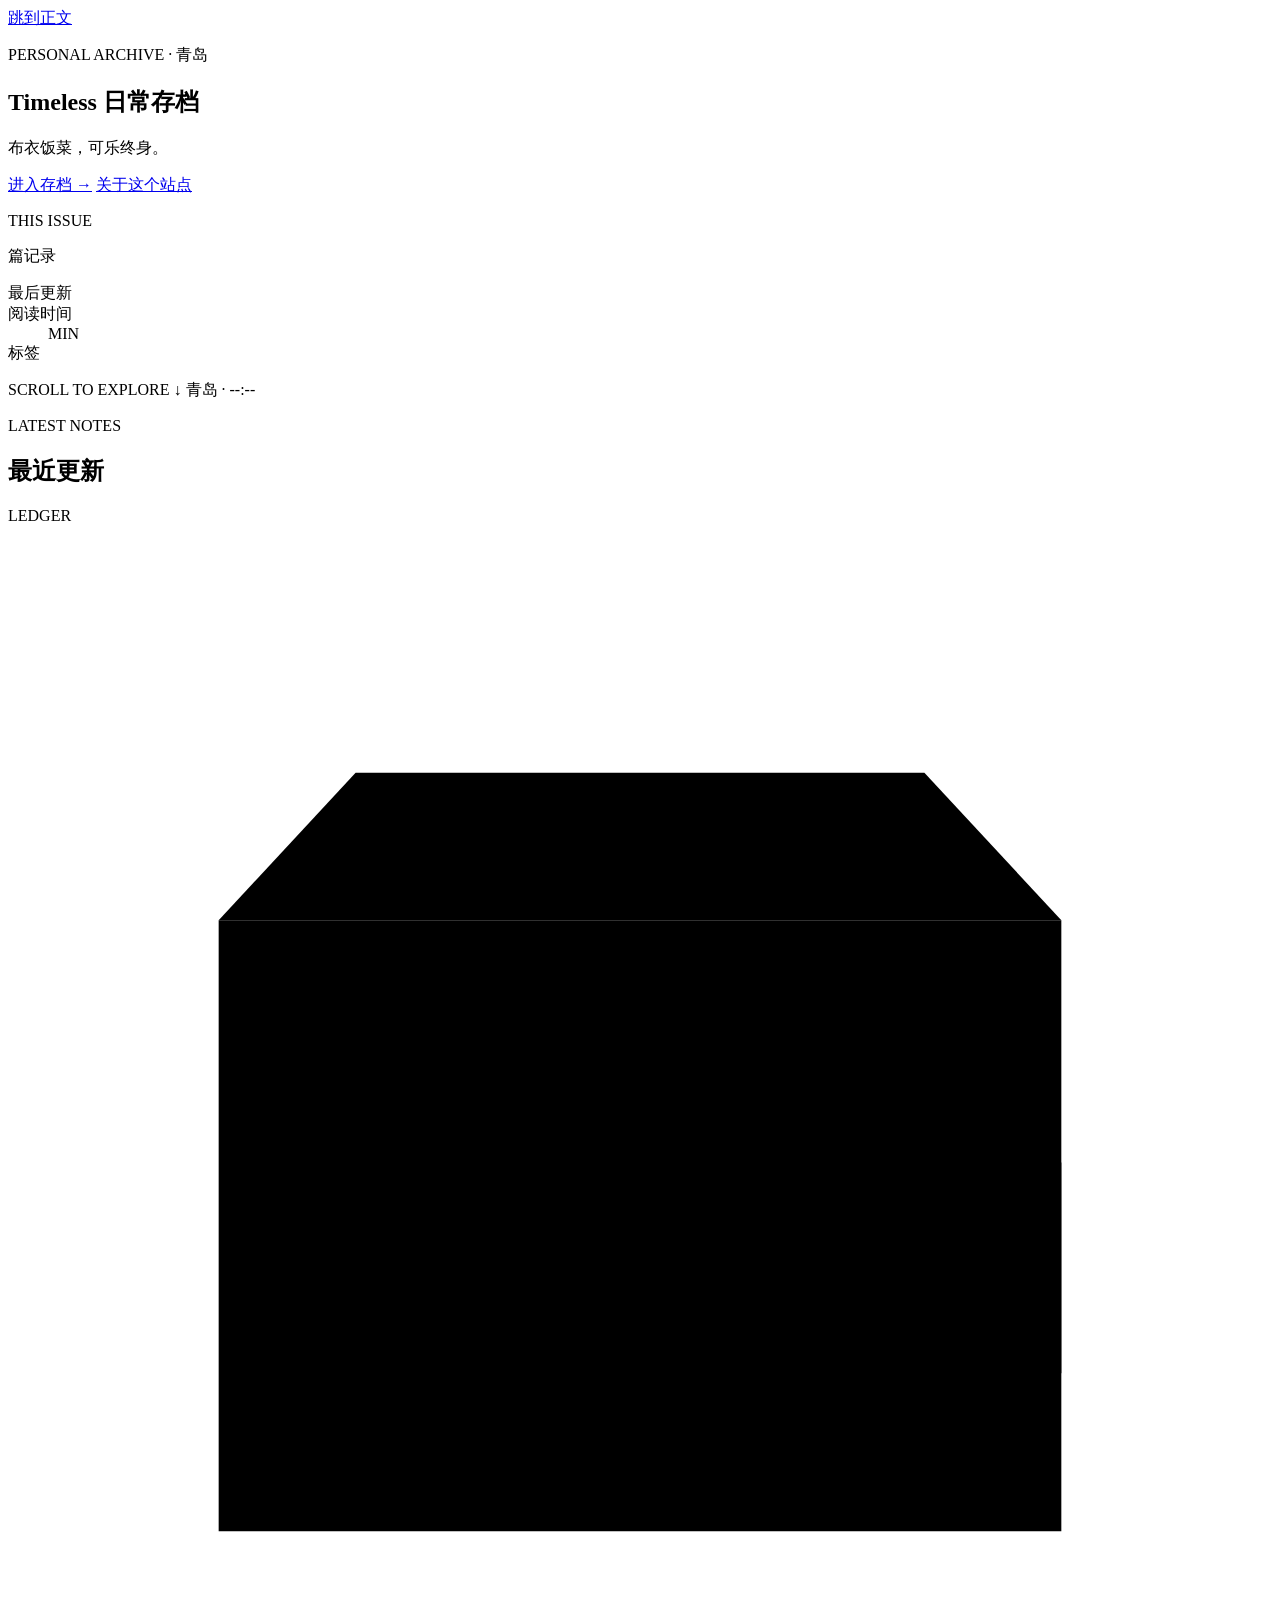
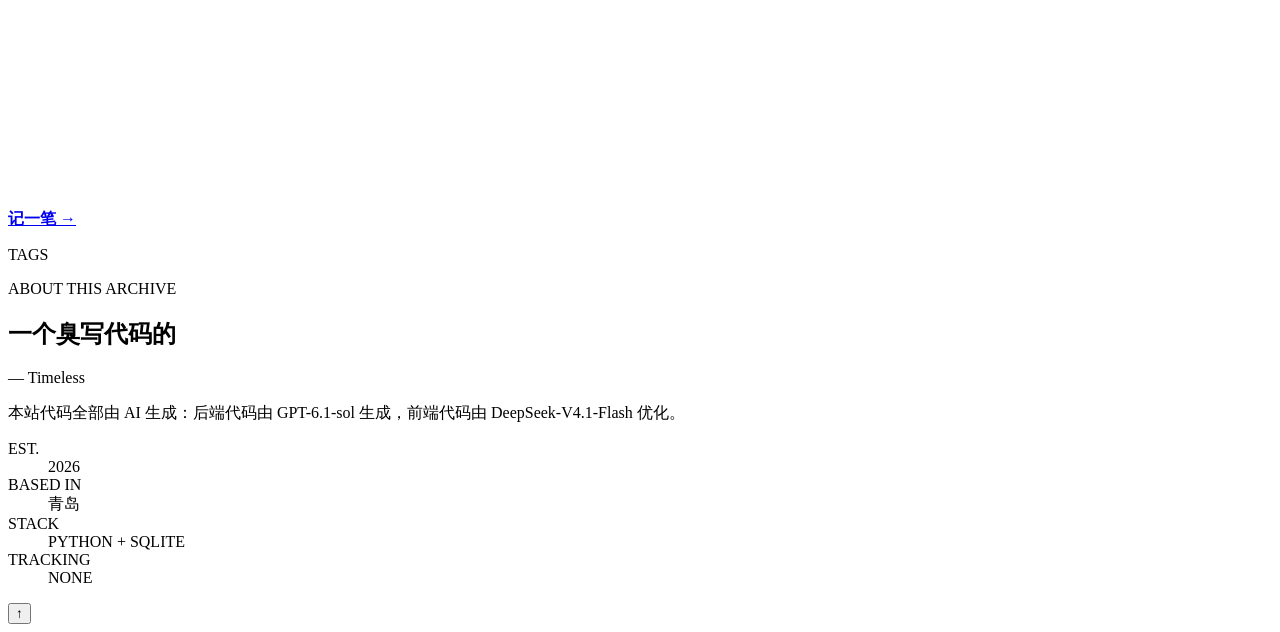
<file: index.html>
<!doctype html>
<html lang="zh-CN" data-theme="dark">
<head>
  <meta charset="UTF-8">
  <meta name="viewport" content="width=device-width, initial-scale=1.0">
  <meta name="description" content="Timeless日常存档：布衣饭菜，可乐终身。系统设计、前端实践、读书与日常观察。">
  <meta name="theme-color" content="#080a09">

  <title>Timeless日常存档</title>
  <link rel="icon" href="/assets/favicon.svg" type="image/svg+xml">
  <link rel="preload" as="image" href="/assets/ui/background.webp">





<!-- HEAD -->
</head>
<body class="demo-home">
  <a class="skip-link" href="#main">跳到正文</a>

  <!-- HEADER -->

  <main id="main">
    <section class="hero" id="top" aria-labelledby="hero-title">
      <div class="hero-media" aria-hidden="true"></div>
      <div class="hero-inner">
        <div class="hero-copy">
          <p class="hero-kicker"><span class="hero-dot" aria-hidden="true"></span>PERSONAL ARCHIVE · 青岛</p>
          <h1 class="hero-title" id="hero-title">
            <span class="hero-en">Timeless</span>
            <span class="hero-cn">日常存档</span>
          </h1>
          <p class="hero-lede">布衣饭菜，可乐终身。</p>
          <div class="hero-actions">
            <a class="btn-primary" href="#latest">进入存档 <span aria-hidden="true">→</span></a>
            <a class="btn-quiet" href="#about">关于这个站点</a>
          </div>
        </div>

        <aside class="hero-aside" aria-label="本期概览">
          <p class="aside-label">THIS ISSUE</p>
          <p class="aside-count"><span><!-- TOTAL --></span> 篇记录</p>
          <dl class="aside-stats">
            <div><dt>最后更新</dt><dd><!-- UPDATED --></dd></div>
            <div><dt>阅读时间</dt><dd><!-- MINUTES --> MIN</dd></div>
            <div><dt>标签</dt><dd><!-- TAG_COUNT --></dd></div>
          </dl>
          <div class="barcode" aria-hidden="true"><span></span><span></span><span></span><span></span><span></span><span></span><span></span><span></span><span></span><span></span><span></span><span></span><span></span><span></span></div>
        </aside>
      </div>

      <div class="hero-foot">
        <div class="hero-foot-inner">
          <span class="scroll-cue">SCROLL TO EXPLORE <span aria-hidden="true">↓</span></span>
          <span class="hero-clock" data-clock>青岛 · --:--</span>
        </div>
      </div>
    </section>

    <section class="archive" id="latest" aria-labelledby="latest-title">
      <div class="section-head">
        <div class="section-title">
          <p class="eyebrow">LATEST NOTES</p>
          <h2 id="latest-title">最近更新</h2>
        </div>
        <!-- FILTERS -->
      </div>



      <div class="archive-grid">
        <div class="archive-main">
<!-- ARTICLES_START --><!-- ARTICLES_END -->
        </div>
        <aside class="sidebar">
          <section class="side-block">
            <div class="side-head">
              <p class="side-label">LEDGER</p>
              <span class="side-caption"><!-- MONTH --></span>
            </div>
            <a class="ledger-quick" href="/money#entry-form">
              <span class="ledger-quick-icon" aria-hidden="true">
                <svg class="icon" viewBox="0 0 24 24"><path d="M4 7.2h16v11.6H4z"></path><path d="M4 7.2 6.6 4.4h10.8L20 7.2"></path><path d="M14.8 11.8H20v4h-5.2a2 2 0 0 1 0-4Z"></path></svg>
              </span>
              <span class="ledger-quick-copy"><strong>记一笔</strong><small><!-- EXPENSE --></small></span>
              <span class="ledger-quick-arrow" aria-hidden="true">→</span>
            </a>
          </section>

<div class="calendar-panel"><!-- CALENDAR --><!-- TODO_PANEL --></div>
          <section class="side-block side-block-last" id="tags">
            <p class="side-label">TAGS</p>
            <div class="tag-cloud"><!-- TAGS --></div>
          </section>
        </aside>
      </div>
    </section>

    <section class="about" id="about" aria-labelledby="about-title">
      <div class="about-inner">
        <div class="about-lead">
          <p class="eyebrow">ABOUT THIS ARCHIVE</p>
          <h2 id="about-title">一个臭写代码的</h2>
          <p class="about-sign">— Timeless</p>
        </div>
        <div class="about-copy">
          <p>本站代码全部由 AI 生成：后端代码由 GPT-6.1-sol 生成，前端代码由 DeepSeek-V4.1-Flash 优化。</p>
          <dl class="about-facts">
            <div><dt>EST.</dt><dd>2026</dd></div>
            <div><dt>BASED IN</dt><dd>青岛</dd></div>
            <div><dt>STACK</dt><dd>PYTHON + SQLITE</dd></div>
            <div><dt>TRACKING</dt><dd>NONE</dd></div>
          </dl>
        </div>
      </div>
    </section>
  </main>

  <!-- FOOTER -->

  <dialog class="search-dialog" data-search-dialog aria-labelledby="searchTitle">
    <div class="search-layer" data-search-layer>
      <div class="search-panel">
        <h2 class="sr-only" id="searchTitle">搜索文章</h2>
        <div class="search-field">
          <svg class="icon search-icon" viewBox="0 0 24 24" aria-hidden="true"><circle cx="11" cy="11" r="6.5"></circle><path d="m16 16 4.2 4.2"></path></svg>
          <input type="search" data-search-input placeholder="搜索标题、分类或标签…" autocomplete="off" spellcheck="false" role="combobox" aria-expanded="true" aria-controls="searchResults" aria-autocomplete="list" aria-label="搜索文章">
          <button class="search-esc" type="button" data-search-close aria-label="关闭搜索"><kbd>ESC</kbd></button>
        </div>
        <p class="search-hint" data-search-hint aria-live="polite">输入关键词，或从下面的记录开始。</p>
        <ul class="search-results" id="searchResults" role="listbox" aria-label="搜索结果" data-search-results></ul>
        <div class="search-foot">
          <span><kbd>↑</kbd><kbd>↓</kbd> 选择</span>
          <span><kbd>↵</kbd> 定位文章</span>
          <span><kbd>ESC</kbd> 关闭</span>
        </div>
      </div>
    </div>
  </dialog>

  <div class="toast" data-toast role="status" aria-live="polite"></div>
  <button class="to-top" type="button" data-top aria-label="回到顶部">↑</button>



<!-- SCRIPTS -->
</body>
</html>
</file>
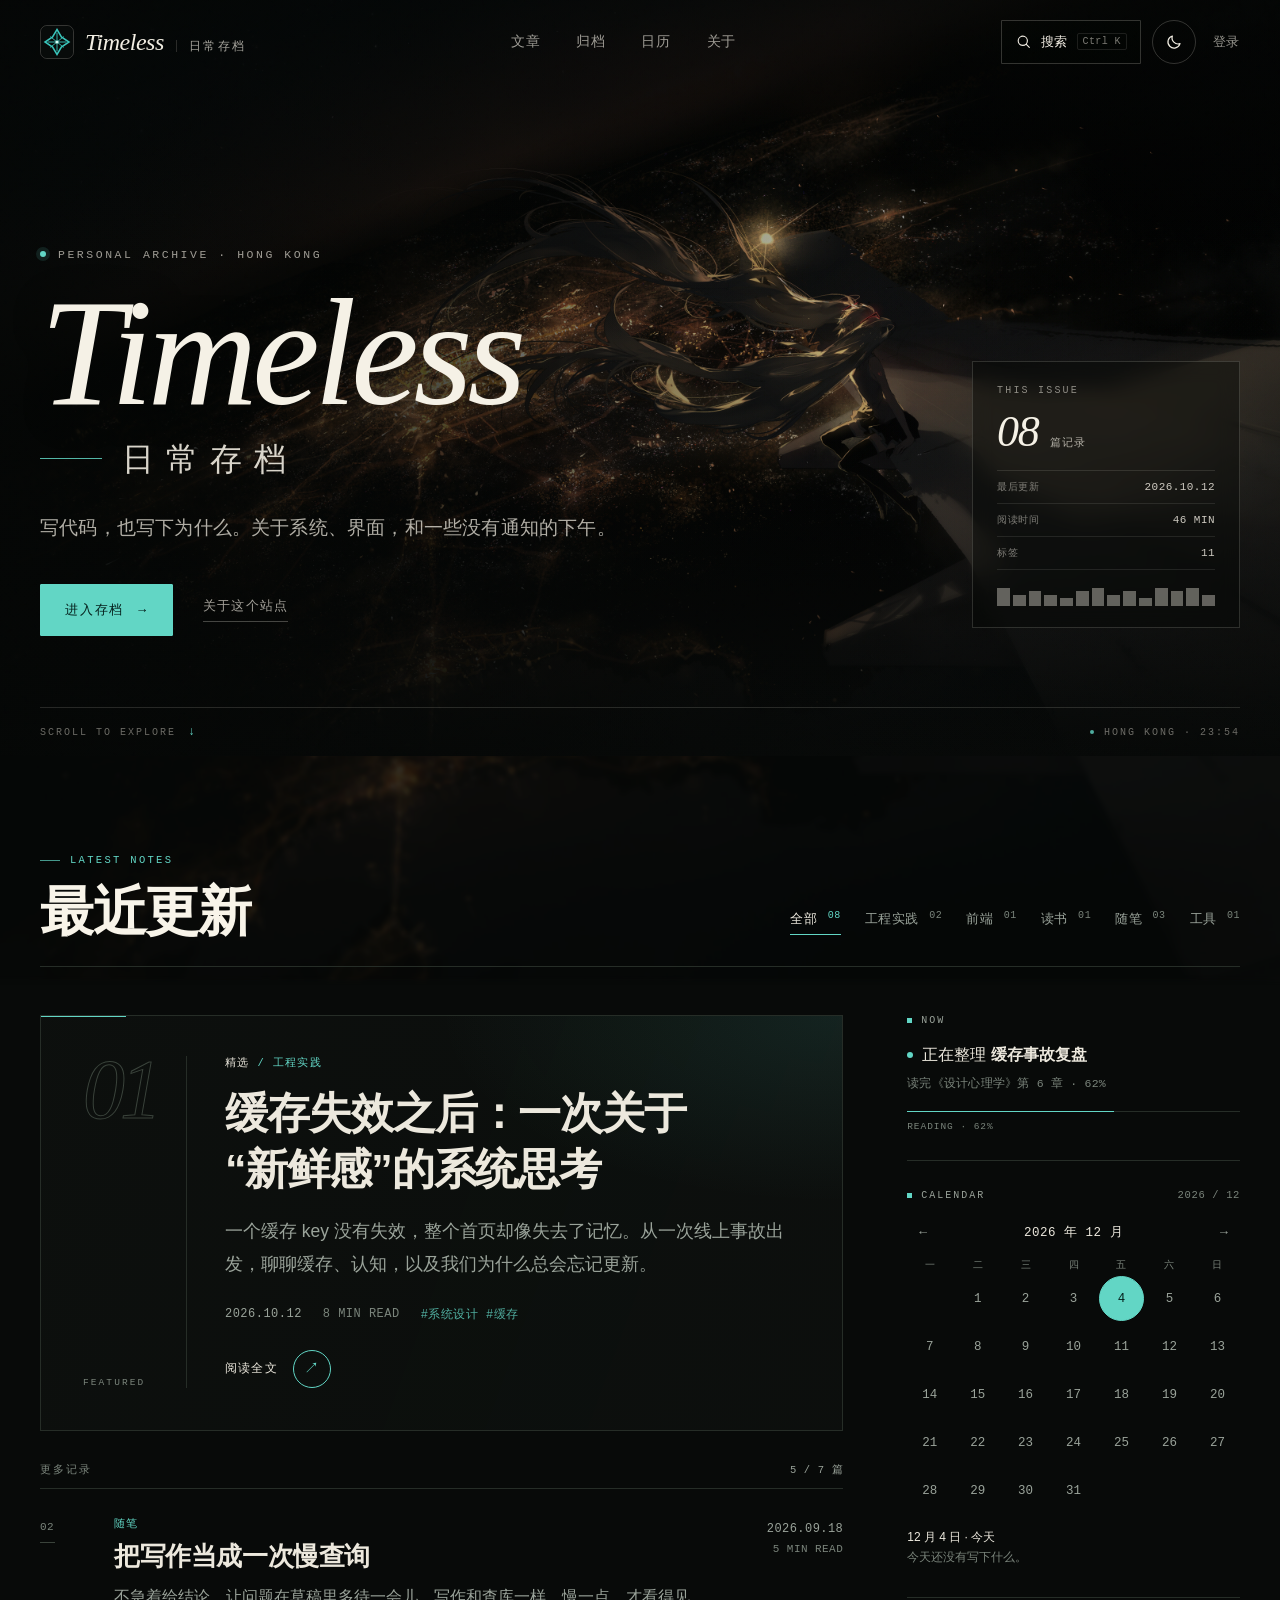
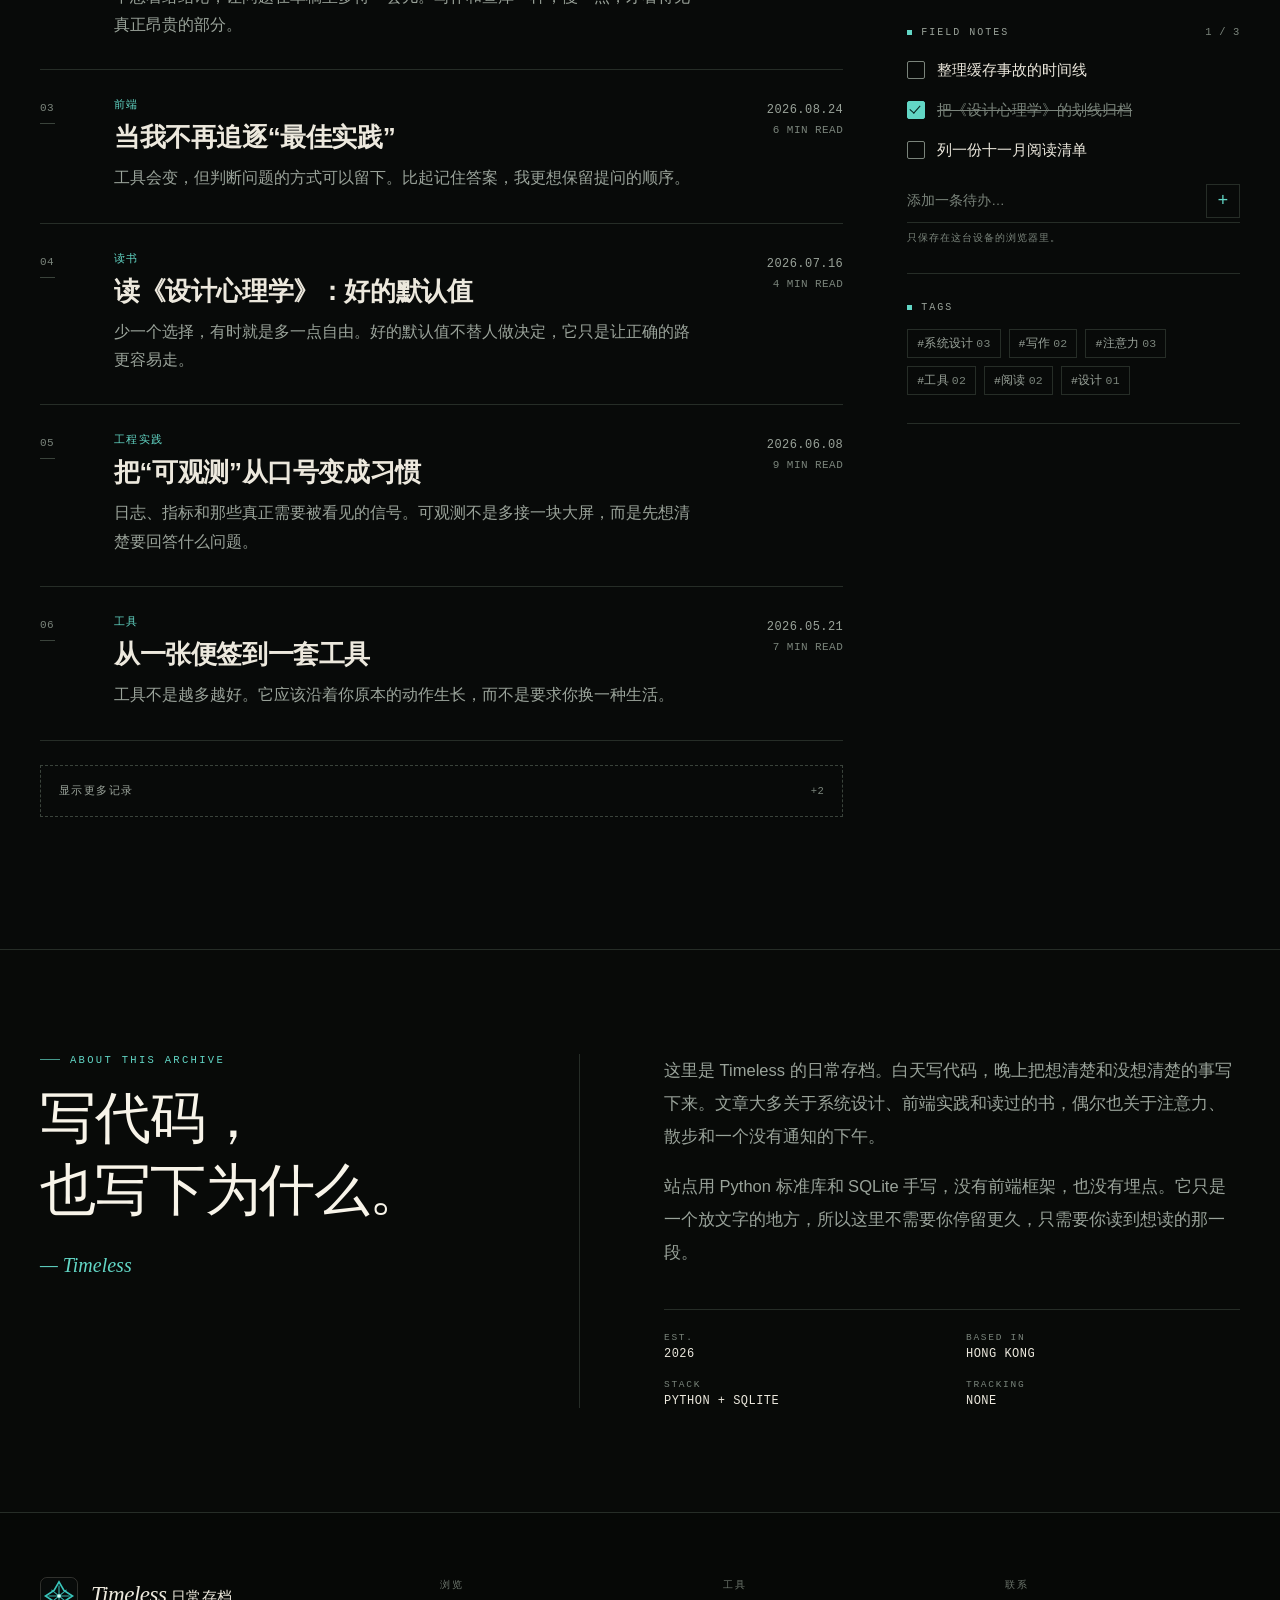
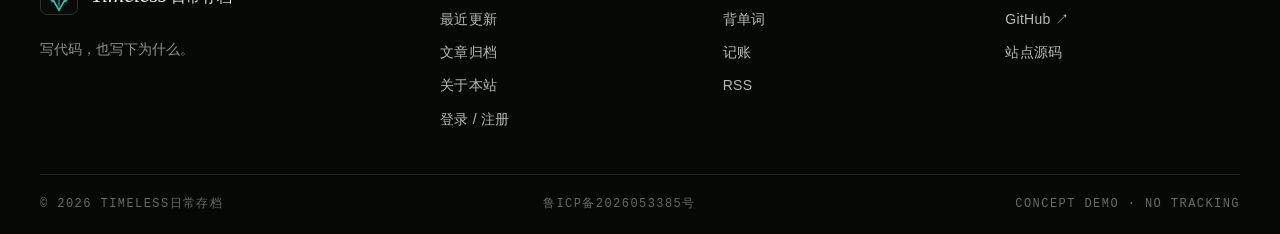
<file: demo/index.html>
<!doctype html>
<html lang="zh-CN" data-theme="dark">
<head>
  <meta charset="UTF-8">
  <meta name="viewport" content="width=device-width, initial-scale=1.0">
  <meta name="description" content="Timeless日常存档首页概念稿：写代码，也写下为什么。系统设计、前端实践、读书与日常观察。">
  <meta name="theme-color" content="#080a09">
  <meta name="robots" content="noindex">
  <title>Timeless日常存档 · 首页概念稿</title>
  <link rel="icon" href="../assets/favicon.svg" type="image/svg+xml">
  <link rel="preload" as="image" href="../assets/background.jpg">
  <script>
    try {
      const saved = localStorage.getItem('timeless-demo-theme');
      if (saved === 'light' || saved === 'dark') document.documentElement.dataset.theme = saved;
    } catch (_) {}
  </script>
  <link rel="stylesheet" href="demo.css">
  <link rel="stylesheet" href="home-texture.css">
  <link rel="stylesheet" href="home-pc.css">
  <link rel="stylesheet" href="refinements.css">
</head>
<body class="demo-home">
  <a class="skip-link" href="#main">跳到正文</a>

  <header class="site-head" data-head>
    <div class="head-inner">
      <a class="brand" href="#top" aria-label="Timeless日常存档，回到顶部">
        <img class="brand-mark" src="../assets/favicon.svg" alt="" width="30" height="30">
        <span class="brand-type"><em>Timeless</em><span class="brand-cn">日常存档</span></span>
      </a>

      <nav class="primary-nav" aria-label="主导航">
        <a href="#latest">文章</a>
        <a href="pages/archive.html">归档</a>
        <a href="#calendar">日历</a>
        <a href="#about">关于</a>
      </nav>

      <div class="head-actions">
        <button class="search-trigger" type="button" data-search-open aria-haspopup="dialog">
          <svg class="icon" viewBox="0 0 24 24" aria-hidden="true"><circle cx="11" cy="11" r="6.5"></circle><path d="m16 16 4.2 4.2"></path></svg>
          <span class="search-trigger-label">搜索</span>
          <kbd class="search-kbd">⌘K</kbd>
        </button>
        <button class="icon-btn theme-toggle" type="button" data-theme-toggle aria-label="切换到日间模式" title="切换日间 / 夜航">
          <svg class="icon icon-moon" viewBox="0 0 24 24" aria-hidden="true"><path d="M20 14.2A8.1 8.1 0 0 1 9.8 4a8.2 8.2 0 1 0 10.2 10.2Z"></path></svg>
          <svg class="icon icon-sun" viewBox="0 0 24 24" aria-hidden="true"><circle cx="12" cy="12" r="4"></circle><path d="M12 2v2.2M12 19.8V22M4.9 4.9l1.6 1.6M17.5 17.5l1.6 1.6M2 12h2.2M19.8 12H22M4.9 19.1l1.6-1.6M17.5 6.5l1.6-1.6"></path></svg>
        </button>
        <a class="login-link" href="pages/login.html">登录</a>
        <details class="mobile-menu">
          <summary aria-label="打开导航菜单">菜单 <span aria-hidden="true">☰</span></summary>
          <nav aria-label="移动导航">
            <a href="index.html#latest">最近文章</a><a href="pages/archive.html">文章归档</a>
            <a href="pages/words.html">背单词</a><a href="pages/money.html">日常账本</a>
            <a href="index.html#about">关于本站</a>
            <a class="mobile-account" href="pages/login.html">未登录 · 登录 / 注册 <small>演示页面</small></a>
          </nav>
        </details>
      </div>
    </div>
  </header>

  <main id="main">
    <section class="hero" id="top" aria-labelledby="hero-title">
      <div class="hero-media" aria-hidden="true"></div>
      <div class="hero-inner">
        <div class="hero-copy">
          <p class="hero-kicker"><span class="hero-dot" aria-hidden="true"></span>PERSONAL ARCHIVE · HONG KONG</p>
          <h1 class="hero-title" id="hero-title">
            <span class="hero-en">Timeless</span>
            <span class="hero-cn">日常存档</span>
          </h1>
          <p class="hero-lede">写代码，也写下为什么。关于系统、界面，和一些没有通知的下午。</p>
          <div class="hero-actions">
            <a class="btn-primary" href="#latest">进入存档 <span aria-hidden="true">→</span></a>
            <a class="btn-quiet" href="#about">关于这个站点</a>
          </div>
        </div>

        <aside class="hero-aside" aria-label="本期概览">
          <p class="aside-label">THIS ISSUE</p>
          <p class="aside-count"><span>08</span> 篇记录</p>
          <dl class="aside-stats">
            <div><dt>最后更新</dt><dd>2026.10.12</dd></div>
            <div><dt>阅读时间</dt><dd>46 MIN</dd></div>
            <div><dt>标签</dt><dd>11</dd></div>
          </dl>
          <div class="barcode" aria-hidden="true"><span></span><span></span><span></span><span></span><span></span><span></span><span></span><span></span><span></span><span></span><span></span><span></span><span></span><span></span></div>
        </aside>
      </div>

      <div class="hero-foot">
        <div class="hero-foot-inner">
          <span class="scroll-cue">SCROLL TO EXPLORE <span aria-hidden="true">↓</span></span>
          <span class="hero-clock" data-clock>HONG KONG · --:--</span>
        </div>
      </div>
    </section>

    <section class="archive" id="latest" aria-labelledby="latest-title">
      <div class="section-head">
        <div class="section-title">
          <p class="eyebrow">LATEST NOTES</p>
          <h2 id="latest-title">最近更新</h2>
        </div>
        <div class="filters" role="group" aria-label="按分类筛选文章">
          <button class="filter is-active" type="button" data-filter="all">全部 <span class="filter-count" data-count="all">08</span></button>
          <button class="filter" type="button" data-filter="工程实践">工程实践 <span class="filter-count" data-count="工程实践">02</span></button>
          <button class="filter" type="button" data-filter="前端">前端 <span class="filter-count" data-count="前端">01</span></button>
          <button class="filter" type="button" data-filter="读书">读书 <span class="filter-count" data-count="读书">01</span></button>
          <button class="filter" type="button" data-filter="随笔">随笔 <span class="filter-count" data-count="随笔">03</span></button>
          <button class="filter" type="button" data-filter="工具">工具 <span class="filter-count" data-count="工具">01</span></button>
        </div>
      </div>

      <noscript>
        <p class="noscript">这个首页概念稿用 JavaScript 渲染文章列表、筛选和搜索。文章数据在 <code>demo.js</code> 中；正式站点继续由 Python 服务端渲染。</p>
      </noscript>

      <div class="archive-grid">
        <div class="archive-main">
          <article class="feature" data-feature data-post-id="cache">
            <div class="feature-index" aria-hidden="true"><span>01</span><small>FEATURED</small></div>
            <div class="feature-body">
              <p class="post-kicker"><span>精选</span> / 工程实践</p>
              <h3><a href="#post-cache" data-open-post="cache">缓存失效之后：一次关于<span class="nowrap">“新鲜感”</span>的系统思考</a></h3>
              <p class="feature-excerpt">一个缓存 key 没有失效，整个首页却像失去了记忆。从一次线上事故出发，聊聊缓存、认知，以及我们为什么总会忘记更新。</p>
              <div class="post-meta">
                <time datetime="2026-10-12">2026.10.12</time>
                <span>8 MIN READ</span>
                <span class="meta-tags">#系统设计 #缓存</span>
              </div>
              <button class="read-link" type="button" data-open-post="cache">阅读全文 <span class="read-circle" aria-hidden="true">↗</span></button>
            </div>
          </article>

          <div class="list-head">
            <span class="list-label" data-list-label>更多记录</span>
            <span class="list-tools">
              <span class="list-count" data-result-count>07 篇</span>
              <button class="clear-filter" type="button" data-clear-filter hidden>清除筛选 ×</button>
            </span>
          </div>

          <div class="post-list" id="postList" aria-live="polite"></div>

          <p class="empty-state" data-empty hidden>
            <span class="empty-mark" aria-hidden="true">∅</span>
            没有符合条件的记录。
            <button type="button" data-clear-filter>看看全部文章</button>
          </p>

          <div class="list-more-wrap">
            <button class="list-more" type="button" data-more>
              <span>显示更多记录</span>
              <span class="more-count" data-more-count>+2</span>
            </button>
          </div>
        </div>

        <aside class="sidebar">
          <section class="side-block">
            <p class="side-label">NOW</p>
            <p class="now-line"><span class="pulse" aria-hidden="true"></span>正在整理 <strong>缓存事故复盘</strong></p>
            <p class="now-sub">读完《设计心理学》第 6 章 · 62%</p>
            <div class="progress" role="img" aria-label="阅读进度 62%"><span style="width:62%"></span></div>
            <p class="side-note">READING · 62%</p>
          </section>

          <section class="side-block" id="calendar">
            <div class="side-head">
              <p class="side-label">CALENDAR</p>
              <span class="side-caption" data-cal-caption>2026 / 10</span>
            </div>
            <div class="cal-nav">
              <button type="button" data-cal-prev aria-label="上个月">←</button>
              <strong data-cal-title>2026 年 10 月</strong>
              <button type="button" data-cal-next aria-label="下个月">→</button>
            </div>
            <div class="cal-weekdays" aria-hidden="true"><span>一</span><span>二</span><span>三</span><span>四</span><span>五</span><span>六</span><span>日</span></div>
            <div class="cal-grid" data-cal-grid role="group" aria-label="文章日历"></div>
            <p class="cal-note" data-cal-note aria-live="polite">点击有圆点的日期查看当天记录。</p>
          </section>

          <section class="side-block">
            <div class="side-head">
              <p class="side-label">FIELD NOTES</p>
              <span class="side-caption" data-todo-count aria-live="polite">0 / 0</span>
            </div>
            <ul class="todo-list" data-todo-list></ul>
            <form class="todo-add" data-todo-form>
              <label class="sr-only" for="todoInput">添加一条待办</label>
              <input id="todoInput" name="todo" type="text" maxlength="60" autocomplete="off" placeholder="添加一条待办…" data-todo-input>
              <button type="submit" aria-label="添加待办">+</button>
            </form>
            <p class="side-note">只保存在这台设备的浏览器里。</p>
          </section>

          <section class="side-block side-block-last" id="tags">
            <p class="side-label">TAGS</p>
            <div class="tag-cloud" data-tag-cloud></div>
          </section>
        </aside>
      </div>
    </section>

    <section class="about" id="about" aria-labelledby="about-title">
      <div class="about-inner">
        <div class="about-lead">
          <p class="eyebrow">ABOUT THIS ARCHIVE</p>
          <h2 id="about-title">写代码，<br>也写下为什么。</h2>
          <p class="about-sign">— Timeless</p>
        </div>
        <div class="about-copy">
          <p>这里是 Timeless 的日常存档。白天写代码，晚上把想清楚和没想清楚的事写下来。文章大多关于系统设计、前端实践和读过的书，偶尔也关于注意力、散步和一个没有通知的下午。</p>
          <p>站点用 Python 标准库和 SQLite 手写，没有前端框架，也没有埋点。它只是一个放文字的地方，所以这里不需要你停留更久，只需要你读到想读的那一段。</p>
          <dl class="about-facts">
            <div><dt>EST.</dt><dd>2026</dd></div>
            <div><dt>BASED IN</dt><dd>HONG KONG</dd></div>
            <div><dt>STACK</dt><dd>PYTHON + SQLITE</dd></div>
            <div><dt>TRACKING</dt><dd>NONE</dd></div>
          </dl>
        </div>
      </div>
    </section>
  </main>

  <footer class="site-foot">
    <div class="foot-inner">
      <div class="foot-top">
        <div class="foot-brand">
          <a class="foot-logo" href="#top">
            <img src="../assets/favicon.svg" alt="" width="32" height="32">
            <span><em>Timeless</em> 日常存档</span>
          </a>
          <p>写代码，也写下为什么。</p>
        </div>
        <nav class="foot-col" aria-label="浏览">
          <h3>浏览</h3>
          <a href="#latest">最近更新</a>
          <a href="pages/archive.html">文章归档</a>
          <a href="#about">关于本站</a>
          <a href="pages/login.html">登录 / 注册</a>
        </nav>
        <nav class="foot-col" aria-label="工具">
          <h3>工具</h3>
          <a href="pages/words.html">背单词</a>
          <a href="pages/money.html">记账</a>
          <a href="#rss" data-demo="RSS 还没有接进这个概念稿">RSS</a>
        </nav>
        <nav class="foot-col" aria-label="联系">
          <h3>联系</h3>
          <a href="https://github.com/7imeless" target="_blank" rel="noreferrer">GitHub ↗</a>
          <a href="https://github.com/7imeless/TimelessDailySaves" target="_blank" rel="noreferrer">站点源码</a>
        </nav>
      </div>
      <div class="foot-bottom">
        <span>© 2026 TIMELESS日常存档</span>
        <span>鲁ICP备2026053385号</span>
        <span>CONCEPT DEMO · NO TRACKING</span>
      </div>
    </div>
  </footer>

  <dialog class="search-dialog" data-search-dialog aria-labelledby="searchTitle">
    <div class="search-layer" data-search-layer>
      <div class="search-panel">
        <h2 class="sr-only" id="searchTitle">搜索文章</h2>
        <div class="search-field">
          <svg class="icon search-icon" viewBox="0 0 24 24" aria-hidden="true"><circle cx="11" cy="11" r="6.5"></circle><path d="m16 16 4.2 4.2"></path></svg>
          <input type="search" data-search-input placeholder="搜索标题、分类或标签…" autocomplete="off" spellcheck="false" role="combobox" aria-expanded="true" aria-controls="searchResults" aria-autocomplete="list" aria-label="搜索文章">
          <button class="search-esc" type="button" data-search-close aria-label="关闭搜索"><kbd>ESC</kbd></button>
        </div>
        <p class="search-hint" data-search-hint aria-live="polite">输入关键词，或从下面的记录开始。</p>
        <ul class="search-results" id="searchResults" role="listbox" aria-label="搜索结果" data-search-results></ul>
        <div class="search-foot">
          <span><kbd>↑</kbd><kbd>↓</kbd> 选择</span>
          <span><kbd>↵</kbd> 定位文章</span>
          <span><kbd>ESC</kbd> 关闭</span>
        </div>
      </div>
    </div>
  </dialog>

  <div class="toast" data-toast role="status" aria-live="polite"></div>
  <button class="to-top" type="button" data-top aria-label="回到顶部">↑</button>

  <script src="demo.js"></script>
  <script src="navigation.js"></script>
</body>
</html>
</file>
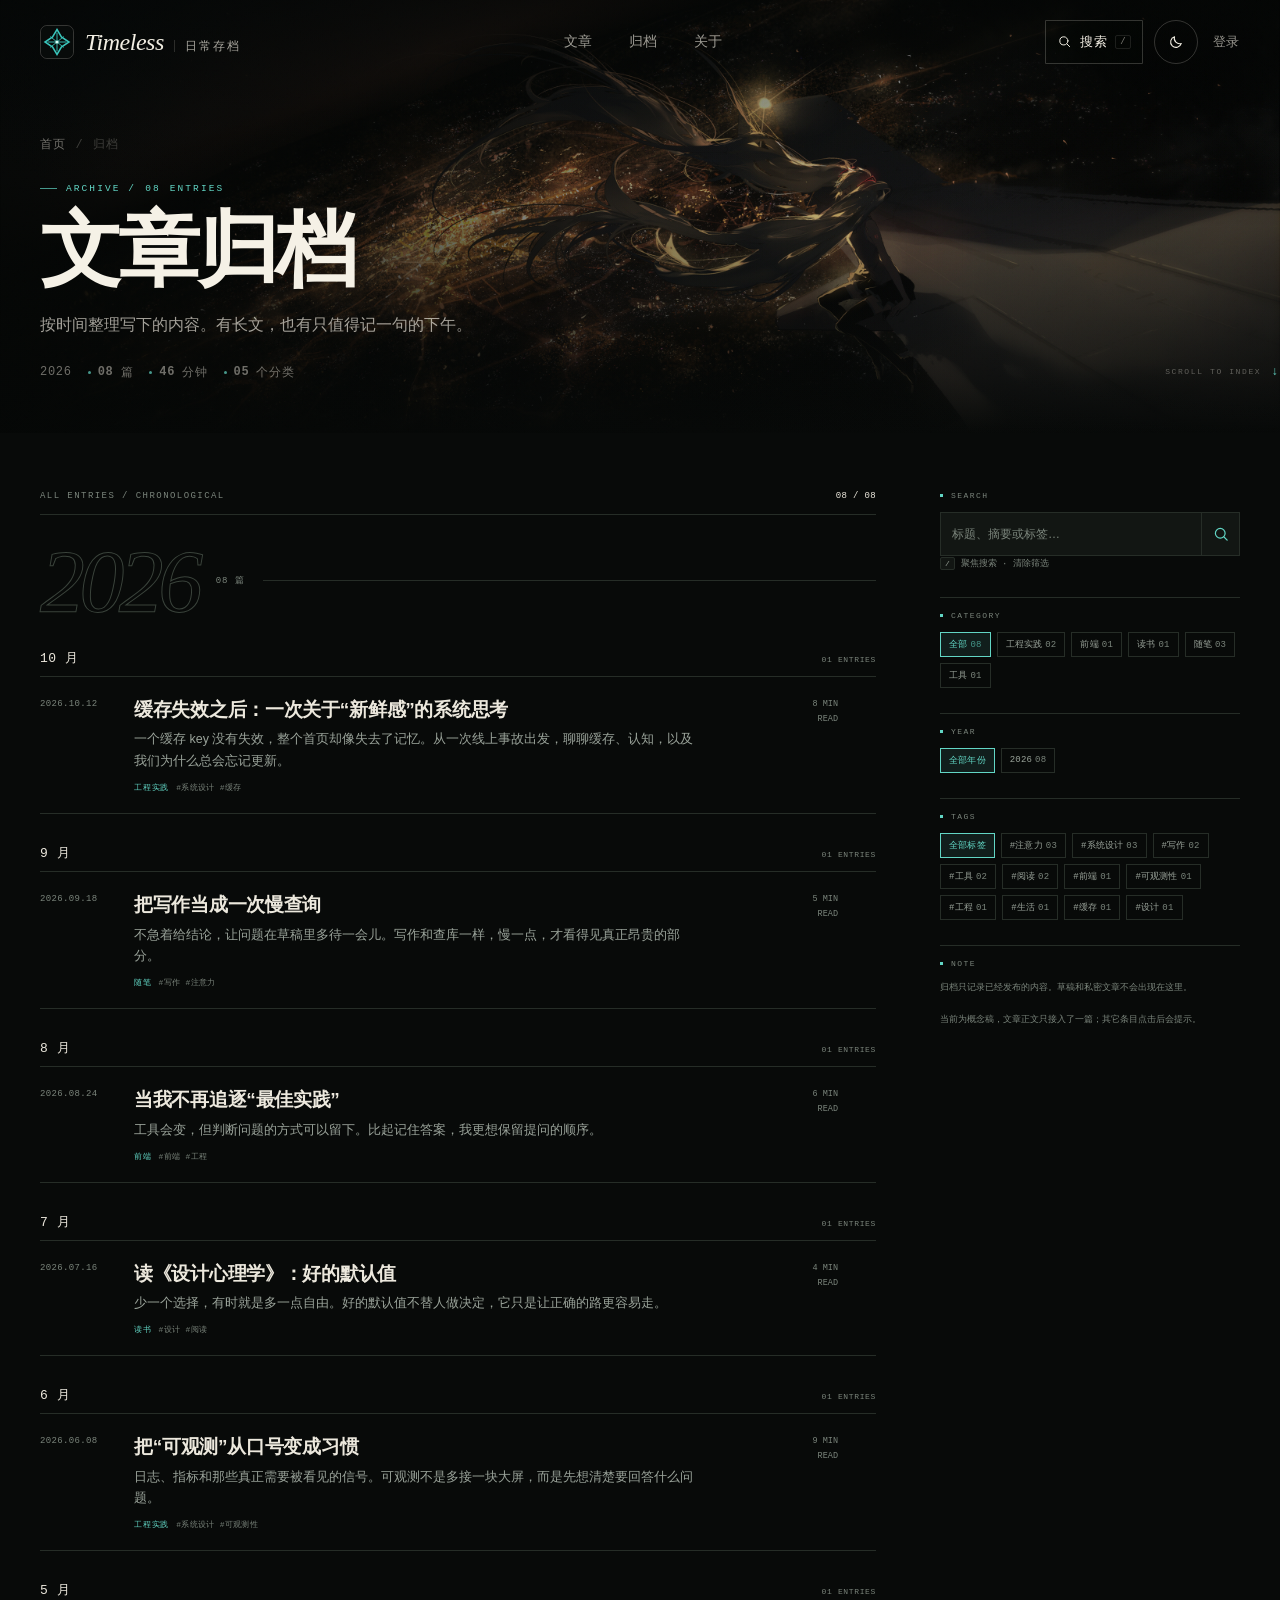
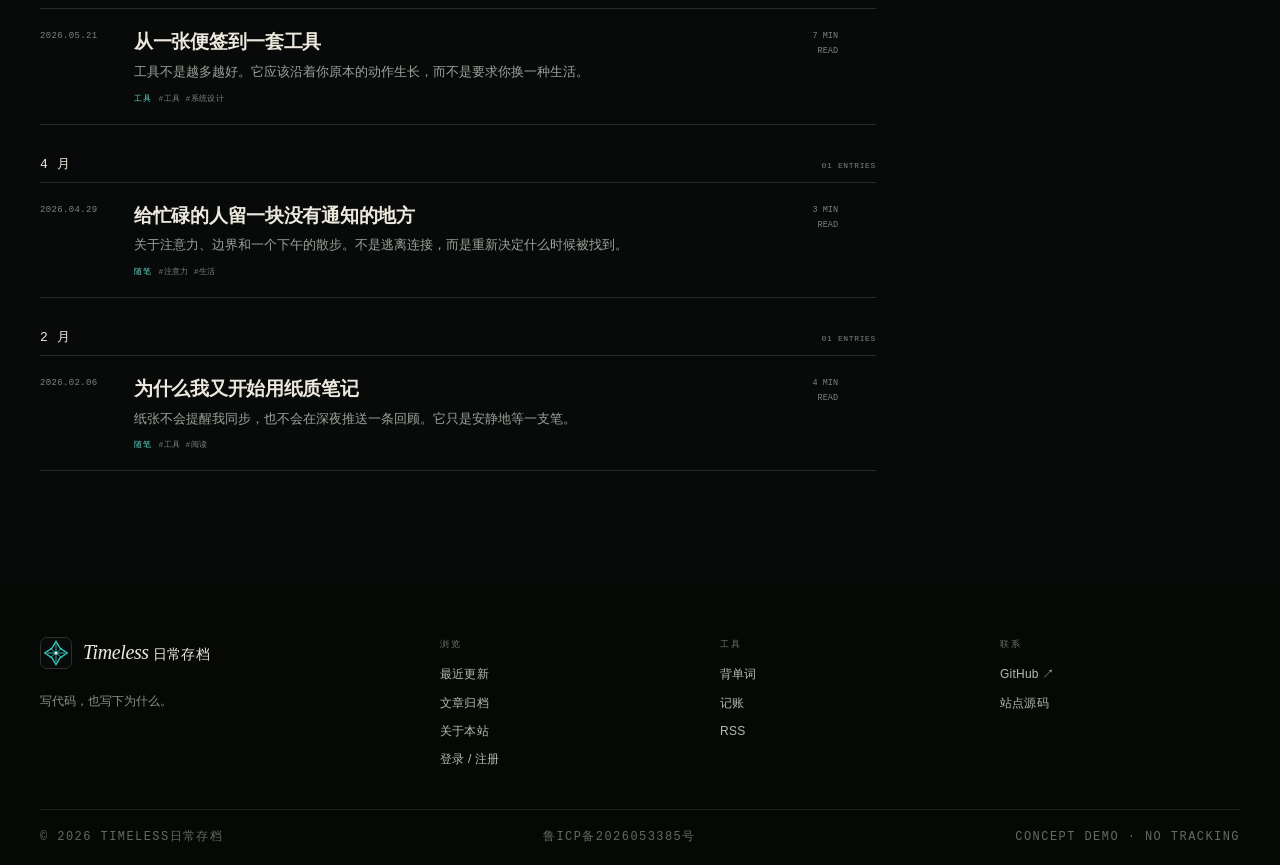
<file: demo/pages/archive.html>
<!doctype html>
<html lang="zh-CN" data-theme="dark">
<head>
  <meta charset="UTF-8">
  <meta name="viewport" content="width=device-width, initial-scale=1.0">
  <meta name="description" content="Timeless日常存档文章归档：按时间整理写下的内容。">
  <meta name="theme-color" content="#080a09">
  <meta name="robots" content="noindex">
  <title>文章归档 · Timeless日常存档</title>
  <link rel="icon" href="../../assets/favicon.svg" type="image/svg+xml">
  <link rel="preload" as="image" href="../../assets/background.jpg">
  <script>
    try {
      const saved = localStorage.getItem('timeless-demo-theme');
      if (saved === 'light' || saved === 'dark') document.documentElement.dataset.theme = saved;
    } catch (_) {}
  </script>
  <link rel="stylesheet" href="../demo.css">
  <link rel="stylesheet" href="shared.css">
  <link rel="stylesheet" href="archive.css">
  <link rel="stylesheet" href="../refinements.css">
</head>
<body data-page="archive">
  <a class="skip-link" href="#archive-main">跳到归档</a>

  <header class="site-head" data-head>
    <div class="head-inner">
      <a class="brand" href="../index.html" aria-label="Timeless日常存档，回到首页">
        <img class="brand-mark" src="../../assets/favicon.svg" alt="" width="30" height="30">
        <span class="brand-type"><em>Timeless</em><span class="brand-cn">日常存档</span></span>
      </a>
      <nav class="primary-nav" aria-label="主导航">
        <a href="../index.html#latest">文章</a>
        <a href="archive.html" aria-current="page">归档</a>
        <a href="../index.html#about">关于</a>
      </nav>
      <div class="head-actions">
        <a class="search-trigger" href="#search" aria-label="搜索文章">
          <svg class="icon" viewBox="0 0 24 24" aria-hidden="true"><circle cx="11" cy="11" r="6.5"></circle><path d="m16 16 4.2 4.2"></path></svg>
          <span class="search-trigger-label">搜索</span>
          <kbd class="search-kbd">/</kbd>
        </a>
        <button class="icon-btn theme-toggle" type="button" data-theme-toggle aria-label="切换到日间模式">
          <svg class="icon icon-moon" viewBox="0 0 24 24" aria-hidden="true"><path d="M20 14.2A8.1 8.1 0 0 1 9.8 4a8.2 8.2 0 1 0 10.2 10.2Z"></path></svg>
          <svg class="icon icon-sun" viewBox="0 0 24 24" aria-hidden="true"><circle cx="12" cy="12" r="4"></circle><path d="M12 2v2.2M12 19.8V22M4.9 4.9l1.6 1.6M17.5 17.5l1.6 1.6M2 12h2.2M19.8 12H22M4.9 19.1l1.6-1.6M17.5 6.5l1.6-1.6"></path></svg>
        </button>
        <a class="login-link" href="login.html">登录</a>
        <details class="mobile-menu">
          <summary aria-label="打开导航菜单">菜单 <span aria-hidden="true">☰</span></summary>
          <nav aria-label="移动导航">
            <a href="../index.html#latest">最近文章</a><a href="archive.html">文章归档</a>
            <a href="words.html">背单词</a><a href="money.html">日常账本</a>
            <a href="../index.html#about">关于本站</a>
            <a class="mobile-account" href="login.html">未登录 · 登录 / 注册 <small>演示页面</small></a>
          </nav>
        </details>
      </div>
    </div>
  </header>

  <main id="archive-main">
    <section class="page-hero page-hero--compact" aria-labelledby="archive-title">
      <div class="page-hero-inner">
        <nav class="breadcrumb" aria-label="面包屑">
          <a href="../index.html">首页</a><span>/</span><span>归档</span>
        </nav>
        <p class="eyebrow">ARCHIVE / <span data-total-padded>08</span> ENTRIES</p>
        <h1 id="archive-title">文章归档</h1>
        <p class="page-lede">按时间整理写下的内容。有长文，也有只值得记一句的下午。</p>
        <div class="page-meta">
          <span>2026</span>
          <span><strong data-total-count>08</strong> 篇</span>
          <span><strong data-total-minutes>46</strong> 分钟</span>
          <span><strong data-category-count>05</strong> 个分类</span>
        </div>
      </div>
      <div class="hero-scroll" aria-hidden="true">SCROLL TO INDEX <span>↓</span></div>
    </section>

    <div class="archive-layout">
      <div class="archive-content">
        <div class="archive-topline">
          <span>ALL ENTRIES / CHRONOLOGICAL</span>
          <strong data-result-label aria-live="polite">08 / 08</strong>
        </div>
        <div data-timeline></div>
        <div class="archive-empty" data-empty hidden>
          <span class="empty-mark" aria-hidden="true">∅</span>
          没有符合条件的记录。
          <br><button type="button" data-reset>清除筛选，看看全部</button>
        </div>
      </div>

      <aside class="archive-side" id="search" aria-label="归档筛选">
        <div class="side-group">
          <p class="side-label">SEARCH</p>
          <form class="archive-search" data-search-form role="search">
            <label class="sr-only" for="archiveSearch">搜索归档</label>
            <input id="archiveSearch" type="search" placeholder="标题、摘要或标签…" autocomplete="off" data-search>
            <button type="submit" aria-label="搜索">
              <svg class="icon" viewBox="0 0 24 24" aria-hidden="true"><circle cx="11" cy="11" r="6.5"></circle><path d="m16 16 4.2 4.2"></path></svg>
            </button>
          </form>
          <p class="archive-tip"><kbd>/</kbd> 聚焦搜索 · <button class="archive-reset" type="button" data-reset>清除筛选</button></p>
        </div>

        <div class="side-group">
          <p class="side-label">CATEGORY</p>
          <div class="chips" data-category-chips></div>
        </div>

        <div class="side-group">
          <p class="side-label">YEAR</p>
          <div class="chips" data-year-chips></div>
        </div>

        <div class="side-group">
          <p class="side-label">TAGS</p>
          <div class="chips" data-tag-chips></div>
        </div>

        <div class="side-group">
          <p class="side-label">NOTE</p>
          <p class="archive-tip">归档只记录已经发布的内容。草稿和私密文章不会出现在这里。<br><br>当前为概念稿，文章正文只接入了一篇；其它条目点击后会提示。</p>
        </div>
      </aside>
    </div>
  </main>

  <footer class="site-foot">
    <div class="foot-inner">
      <div class="foot-top">
        <div class="foot-brand">
          <a class="foot-logo" href="../index.html">
            <img src="../../assets/favicon.svg" alt="" width="32" height="32">
            <span><em>Timeless</em> 日常存档</span>
          </a>
          <p>写代码，也写下为什么。</p>
        </div>
        <nav class="foot-col" aria-label="浏览">
          <h3>浏览</h3>
          <a href="../index.html#latest">最近更新</a>
          <a href="archive.html">文章归档</a>
          <a href="../index.html#about">关于本站</a>
          <a href="login.html">登录 / 注册</a>
        </nav>
        <nav class="foot-col" aria-label="工具">
          <h3>工具</h3>
          <a href="words.html">背单词</a>
          <a href="money.html">记账</a>
          <a href="#rss" data-demo="概念稿：RSS 还没有接进这个 demo">RSS</a>
        </nav>
        <nav class="foot-col" aria-label="联系">
          <h3>联系</h3>
          <a href="https://github.com/7imeless" target="_blank" rel="noreferrer">GitHub ↗</a>
          <a href="https://github.com/7imeless/TimelessDailySaves" target="_blank" rel="noreferrer">站点源码</a>
        </nav>
      </div>
      <div class="foot-bottom">
        <span>© 2026 TIMELESS日常存档</span>
        <span>鲁ICP备2026053385号</span>
        <span>CONCEPT DEMO · NO TRACKING</span>
      </div>
    </div>
  </footer>

  <div class="toast" data-toast role="status" aria-live="polite"></div>
  <button class="to-top" type="button" data-top aria-label="回到顶部">↑</button>

  <script src="data.js"></script>
  <script src="shared.js"></script>
  <script src="archive.js"></script>
  <script src="../navigation.js"></script>
</body>
</html>
</file>
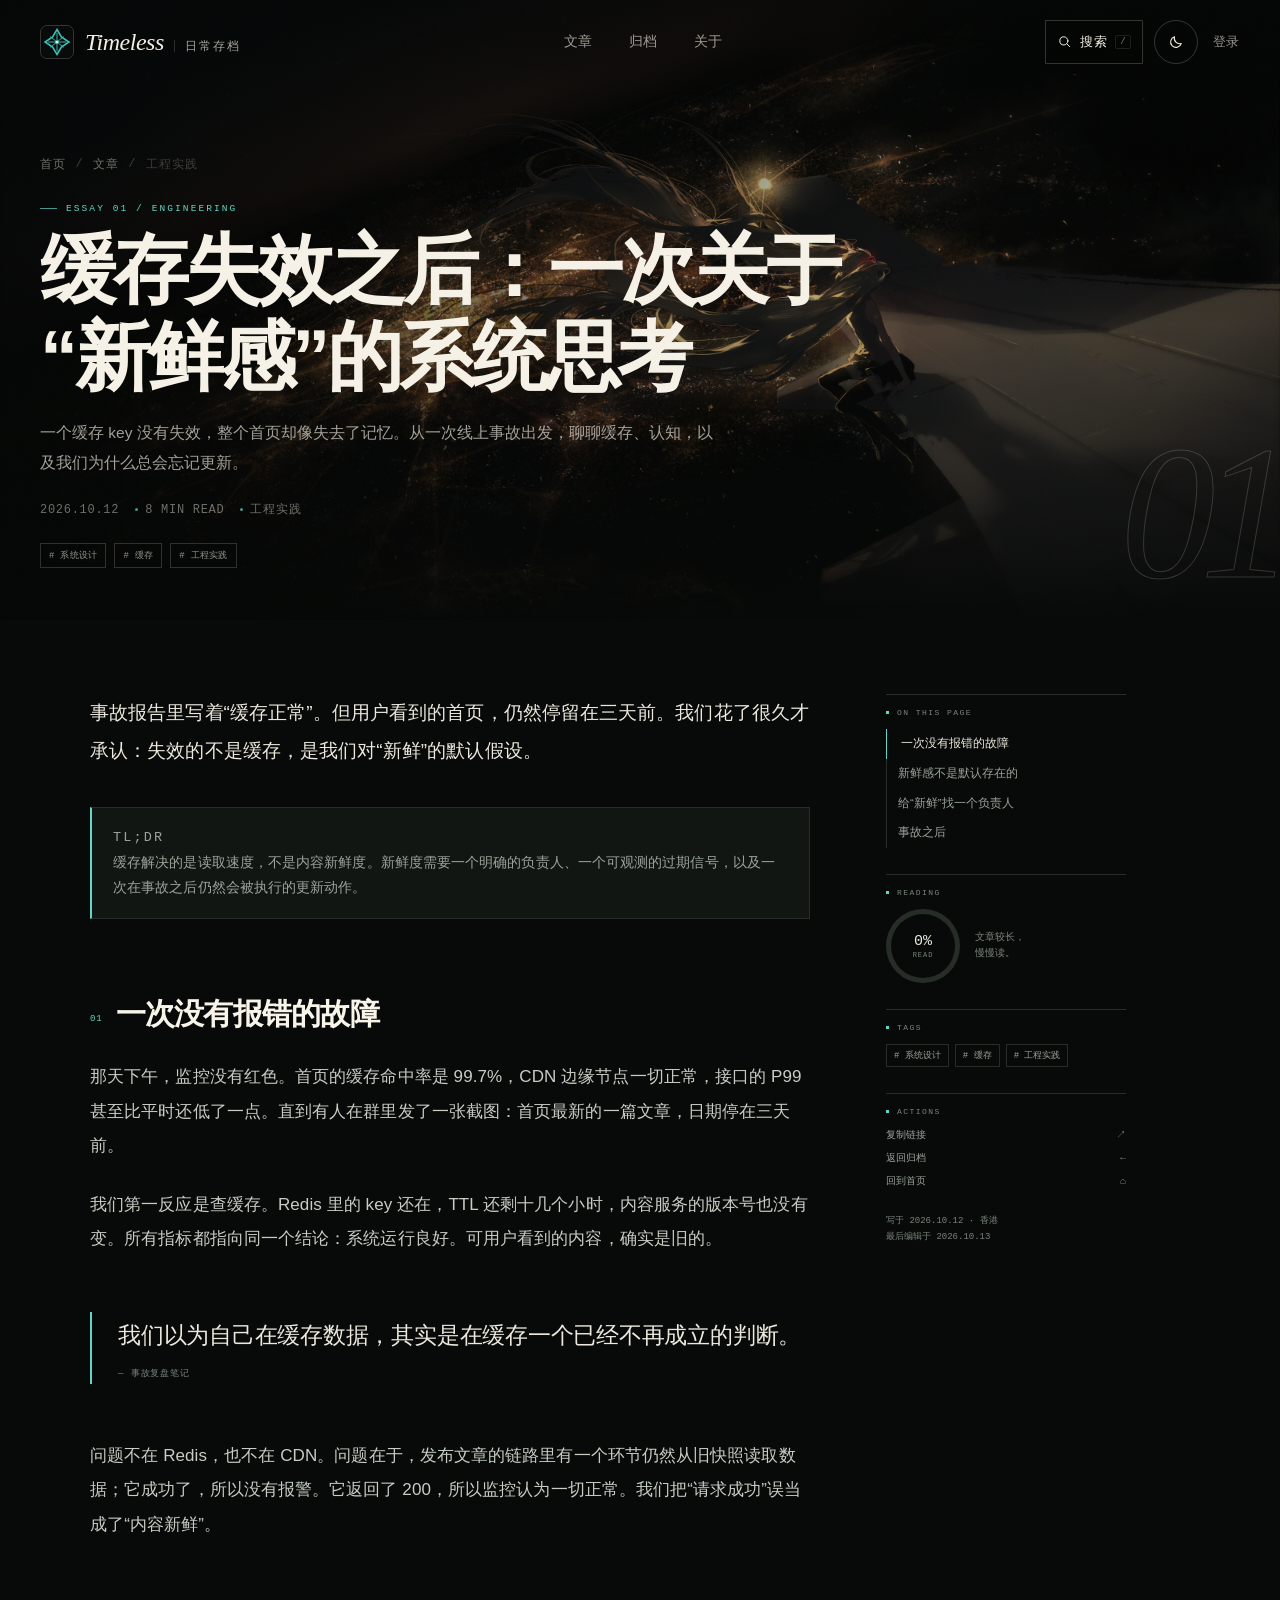
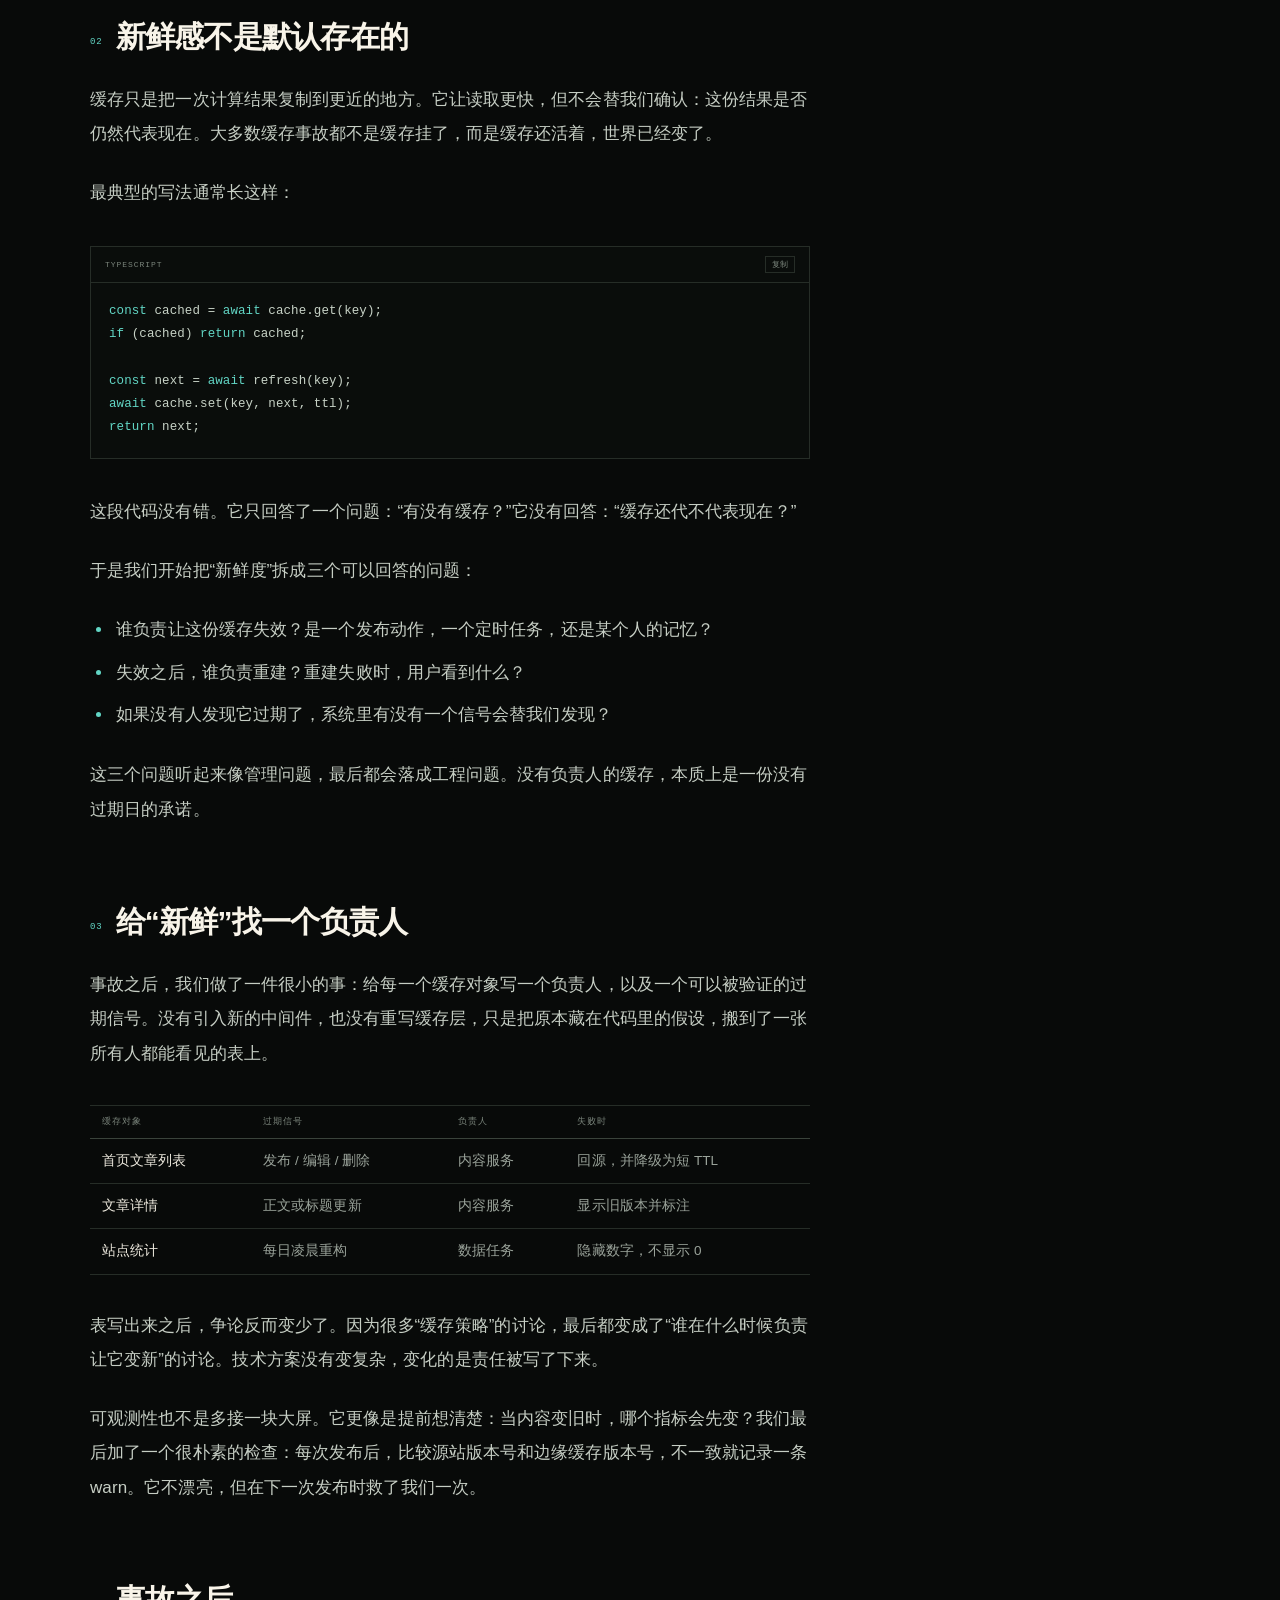
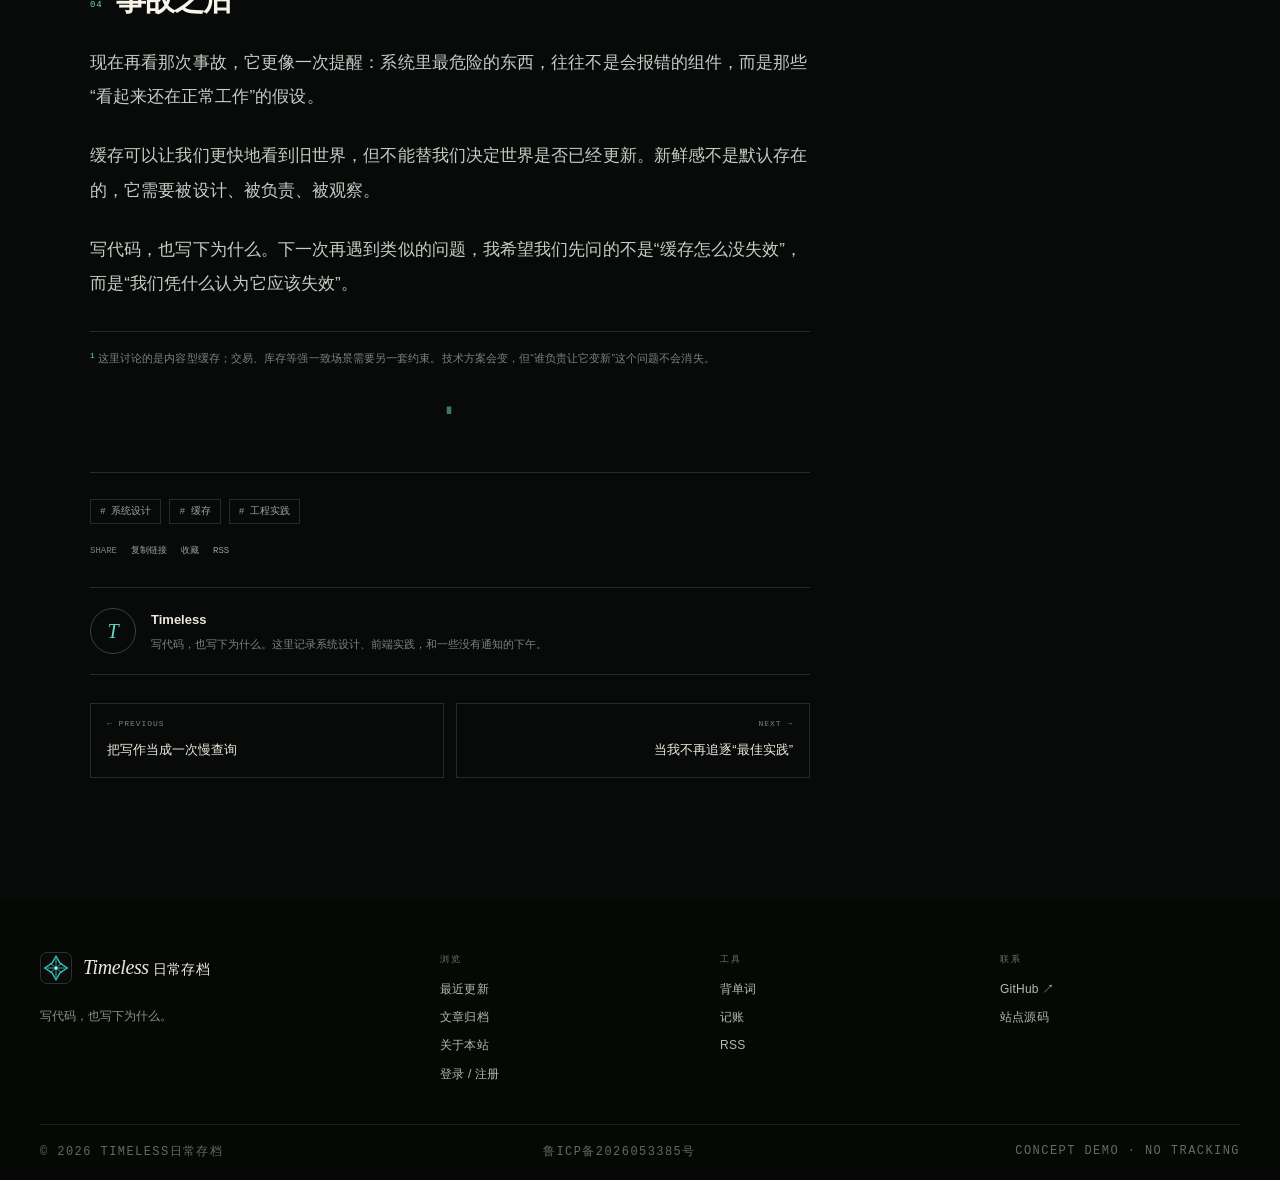
<file: demo/pages/article.html>
<!doctype html>
<html lang="zh-CN" data-theme="dark">
<head>
  <meta charset="UTF-8">
  <meta name="viewport" content="width=device-width, initial-scale=1.0">
  <meta name="description" content="缓存失效之后：一次关于“新鲜感”的系统思考。Timeless日常存档。">
  <meta name="theme-color" content="#080a09">
  <meta name="robots" content="noindex">
  <title>缓存失效之后 · Timeless日常存档</title>
  <link rel="icon" href="../../assets/favicon.svg" type="image/svg+xml">
  <link rel="preload" as="image" href="../../assets/background.jpg">
  <script>
    try {
      const saved = localStorage.getItem('timeless-demo-theme');
      if (saved === 'light' || saved === 'dark') document.documentElement.dataset.theme = saved;
    } catch (_) {}
  </script>
  <link rel="stylesheet" href="../demo.css">
  <link rel="stylesheet" href="shared.css">
  <link rel="stylesheet" href="article.css">
  <link rel="stylesheet" href="../refinements.css">
</head>
<body data-page="article">
  <a class="skip-link" href="#article-body">跳到正文</a>
  <div class="reading-progress" aria-hidden="true"><span data-progress-bar></span></div>

  <header class="site-head" data-head>
    <div class="head-inner">
      <a class="brand" href="../index.html" aria-label="Timeless日常存档，回到首页">
        <img class="brand-mark" src="../../assets/favicon.svg" alt="" width="30" height="30">
        <span class="brand-type"><em>Timeless</em><span class="brand-cn">日常存档</span></span>
      </a>
      <nav class="primary-nav" aria-label="主导航">
        <a href="../index.html#latest">文章</a>
        <a href="archive.html">归档</a>
        <a href="../index.html#about">关于</a>
      </nav>
      <div class="head-actions">
        <a class="search-trigger" href="archive.html#search" aria-label="搜索文章">
          <svg class="icon" viewBox="0 0 24 24" aria-hidden="true"><circle cx="11" cy="11" r="6.5"></circle><path d="m16 16 4.2 4.2"></path></svg>
          <span class="search-trigger-label">搜索</span>
          <kbd class="search-kbd">/</kbd>
        </a>
        <button class="icon-btn theme-toggle" type="button" data-theme-toggle aria-label="切换到日间模式">
          <svg class="icon icon-moon" viewBox="0 0 24 24" aria-hidden="true"><path d="M20 14.2A8.1 8.1 0 0 1 9.8 4a8.2 8.2 0 1 0 10.2 10.2Z"></path></svg>
          <svg class="icon icon-sun" viewBox="0 0 24 24" aria-hidden="true"><circle cx="12" cy="12" r="4"></circle><path d="M12 2v2.2M12 19.8V22M4.9 4.9l1.6 1.6M17.5 17.5l1.6 1.6M2 12h2.2M19.8 12H22M4.9 19.1l1.6-1.6M17.5 6.5l1.6-1.6"></path></svg>
        </button>
        <a class="login-link" href="login.html">登录</a>
        <details class="mobile-menu">
          <summary aria-label="打开导航菜单">菜单 <span aria-hidden="true">☰</span></summary>
          <nav aria-label="移动导航">
            <a href="../index.html#latest">最近文章</a><a href="archive.html">文章归档</a>
            <a href="words.html">背单词</a><a href="money.html">日常账本</a>
            <a href="../index.html#about">关于本站</a>
            <a class="mobile-account" href="login.html">未登录 · 登录 / 注册 <small>演示页面</small></a>
          </nav>
        </details>
      </div>
    </div>
  </header>

  <main id="article-body">
    <section class="page-hero page-hero--article article-hero" aria-labelledby="article-title">
      <div class="page-hero-inner">
        <nav class="breadcrumb" aria-label="面包屑">
          <a href="../index.html">首页</a><span>/</span><a href="archive.html">文章</a><span>/</span><span>工程实践</span>
        </nav>
        <p class="eyebrow">ESSAY 01 / ENGINEERING</p>
        <h1 id="article-title">缓存失效之后：一次关于<span class="title-break"><br></span><span class="nowrap">“新鲜感”</span>的系统思考</h1>
        <p class="page-lede">一个缓存 key 没有失效，整个首页却像失去了记忆。从一次线上事故出发，聊聊缓存、认知，以及我们为什么总会忘记更新。</p>
        <div class="page-meta">
          <span>2026.10.12</span>
          <span>8 MIN READ</span>
          <span>工程实践</span>
        </div>
        <div class="article-cover-tags">
          <span class="cover-tag"># 系统设计</span>
          <span class="cover-tag"># 缓存</span>
          <span class="cover-tag"># 工程实践</span>
        </div>
      </div>
      <div class="article-cover-index" aria-hidden="true">01</div>
      <div class="hero-scroll" aria-hidden="true">SCROLL TO READ <span>↓</span></div>
    </section>

    <div class="reading-layout">
      <article class="reading-body">
        <details class="toc-mobile">
          <summary>目录 · 4 节</summary>
          <nav class="toc" aria-label="文章目录">
            <a href="#incident">01　一次没有报错的故障</a>
            <a href="#freshness">02　新鲜感不是默认存在的</a>
            <a href="#owner">03　给“新鲜”找一个负责人</a>
            <a href="#after">04　事故之后</a>
          </nav>
        </details>

        <div class="prose">
          <p class="prose-lead">事故报告里写着“缓存正常”。但用户看到的首页，仍然停留在三天前。我们花了很久才承认：失效的不是缓存，是我们对“新鲜”的默认假设。</p>

          <div class="callout">
            <p class="callout-label">TL;DR</p>
            <p>缓存解决的是读取速度，不是内容新鲜度。新鲜度需要一个明确的负责人、一个可观测的过期信号，以及一次在事故之后仍然会被执行的更新动作。</p>
          </div>

          <h2 id="incident"><span class="section-no">01</span>一次没有报错的故障</h2>
          <p>那天下午，监控没有红色。首页的缓存命中率是 99.7%，CDN 边缘节点一切正常，接口的 P99 甚至比平时还低了一点。直到有人在群里发了一张截图：首页最新的一篇文章，日期停在三天前。</p>
          <p>我们第一反应是查缓存。Redis 里的 key 还在，TTL 还剩十几个小时，内容服务的版本号也没有变。所有指标都指向同一个结论：系统运行良好。可用户看到的内容，确实是旧的。</p>
          <blockquote>
            <p>我们以为自己在缓存数据，其实是在缓存一个已经不再成立的判断。</p>
            <cite>— 事故复盘笔记</cite>
          </blockquote>
          <p>问题不在 Redis，也不在 CDN。问题在于，发布文章的链路里有一个环节仍然从旧快照读取数据；它成功了，所以没有报警。它返回了 200，所以监控认为一切正常。我们把“请求成功”误当成了“内容新鲜”。</p>

          <h2 id="freshness"><span class="section-no">02</span>新鲜感不是默认存在的</h2>
          <p>缓存只是把一次计算结果复制到更近的地方。它让读取更快，但不会替我们确认：这份结果是否仍然代表现在。大多数缓存事故都不是缓存挂了，而是缓存还活着，世界已经变了。</p>
          <p>最典型的写法通常长这样：</p>

          <div class="code-block">
            <div class="code-head">
              <span>typescript</span>
              <button class="copy-code" type="button" data-copy="#code-refresh">复制</button>
            </div>
            <pre id="code-refresh"><code><span class="tok-key">const</span> cached = <span class="tok-key">await</span> cache.get(key);
<span class="tok-key">if</span> (cached) <span class="tok-key">return</span> cached;

<span class="tok-key">const</span> next = <span class="tok-key">await</span> refresh(key);
<span class="tok-key">await</span> cache.set(key, next, ttl);
<span class="tok-key">return</span> next;</code></pre>
          </div>

          <p>这段代码没有错。它只回答了一个问题：“有没有缓存？”它没有回答：“缓存还代不代表现在？”</p>
          <p>于是我们开始把“新鲜度”拆成三个可以回答的问题：</p>
          <ul>
            <li>谁负责让这份缓存失效？是一个发布动作，一个定时任务，还是某个人的记忆？</li>
            <li>失效之后，谁负责重建？重建失败时，用户看到什么？</li>
            <li>如果没有人发现它过期了，系统里有没有一个信号会替我们发现？</li>
          </ul>
          <p>这三个问题听起来像管理问题，最后都会落成工程问题。没有负责人的缓存，本质上是一份没有过期日的承诺。</p>

          <h2 id="owner"><span class="section-no">03</span>给“新鲜”找一个负责人</h2>
          <p>事故之后，我们做了一件很小的事：给每一个缓存对象写一个负责人，以及一个可以被验证的过期信号。没有引入新的中间件，也没有重写缓存层，只是把原本藏在代码里的假设，搬到了一张所有人都能看见的表上。</p>

          <div class="table-scroll">
            <table>
              <thead>
                <tr><th>缓存对象</th><th>过期信号</th><th>负责人</th><th>失败时</th></tr>
              </thead>
              <tbody>
                <tr><td>首页文章列表</td><td>发布 / 编辑 / 删除</td><td>内容服务</td><td>回源，并降级为短 TTL</td></tr>
                <tr><td>文章详情</td><td>正文或标题更新</td><td>内容服务</td><td>显示旧版本并标注</td></tr>
                <tr><td>站点统计</td><td>每日凌晨重构</td><td>数据任务</td><td>隐藏数字，不显示 0</td></tr>
              </tbody>
            </table>
          </div>

          <p>表写出来之后，争论反而变少了。因为很多“缓存策略”的讨论，最后都变成了“谁在什么时候负责让它变新”的讨论。技术方案没有变复杂，变化的是责任被写了下来。</p>
          <p>可观测性也不是多接一块大屏。它更像是提前想清楚：当内容变旧时，哪个指标会先变？我们最后加了一个很朴素的检查：每次发布后，比较源站版本号和边缘缓存版本号，不一致就记录一条 warn。它不漂亮，但在下一次发布时救了我们一次。</p>

          <h2 id="after"><span class="section-no">04</span>事故之后</h2>
          <p>现在再看那次事故，它更像一次提醒：系统里最危险的东西，往往不是会报错的组件，而是那些“看起来还在正常工作”的假设。</p>
          <p>缓存可以让我们更快地看到旧世界，但不能替我们决定世界是否已经更新。新鲜感不是默认存在的，它需要被设计、被负责、被观察。</p>
          <p>写代码，也写下为什么。下一次再遇到类似的问题，我希望我们先问的不是“缓存怎么没失效”，而是“我们凭什么认为它应该失效”。</p>

          <div class="footnotes">
            <p><sup>1</sup> 这里讨论的是内容型缓存；交易、库存等强一致场景需要另一套约束。技术方案会变，但“谁负责让它变新”这个问题不会消失。</p>
          </div>

          <div class="end-mark" aria-hidden="true">∎</div>
        </div>

        <footer class="article-end">
          <div class="article-tags">
            <a class="article-tag" href="archive.html"># 系统设计</a>
            <a class="article-tag" href="archive.html"># 缓存</a>
            <a class="article-tag" href="archive.html"># 工程实践</a>
          </div>
          <div class="article-share">
            <span>SHARE</span>
            <button type="button" data-copy-link>复制链接</button>
            <button type="button" data-demo="概念稿：收藏功能会接回账号系统">收藏</button>
            <button type="button" data-demo="概念稿：RSS 还没有接进这个 demo">RSS</button>
          </div>

          <div class="author-card">
            <div class="author-mark" aria-hidden="true">T</div>
            <div>
              <p class="author-name">Timeless</p>
              <p class="author-bio">写代码，也写下为什么。这里记录系统设计、前端实践，和一些没有通知的下午。</p>
            </div>
          </div>

          <nav class="post-nav" aria-label="相邻文章">
            <a href="archive.html">
              <small>← PREVIOUS</small>
              <strong>把写作当成一次慢查询</strong>
            </a>
            <a href="archive.html">
              <small>NEXT →</small>
              <strong>当我不再追逐“最佳实践”</strong>
            </a>
          </nav>
        </footer>
      </article>

      <aside class="article-rail" aria-label="文章辅助信息">
        <div class="rail-block">
          <p class="rail-label">ON THIS PAGE</p>
          <nav class="toc" aria-label="文章目录" data-toc>
            <a href="#incident">一次没有报错的故障</a>
            <a href="#freshness">新鲜感不是默认存在的</a>
            <a href="#owner">给“新鲜”找一个负责人</a>
            <a href="#after">事故之后</a>
          </nav>
        </div>

        <div class="rail-block">
          <p class="rail-label">READING</p>
          <div class="rail-progress-row">
            <div class="rail-progress" data-progress-ring style="--p:0%">
              <div><strong data-progress-label>0%</strong><span>READ</span></div>
            </div>
            <p class="rail-progress-copy">文章较长，<br>慢慢读。</p>
          </div>
        </div>

        <div class="rail-block">
          <p class="rail-label">TAGS</p>
          <div class="rail-tags">
            <a class="rail-tag" href="archive.html"># 系统设计</a>
            <a class="rail-tag" href="archive.html"># 缓存</a>
            <a class="rail-tag" href="archive.html"># 工程实践</a>
          </div>
        </div>

        <div class="rail-block">
          <p class="rail-label">ACTIONS</p>
          <div class="rail-actions">
            <button class="rail-action" type="button" data-copy-link>复制链接 <span>↗</span></button>
            <a class="rail-action" href="archive.html">返回归档 <span>←</span></a>
            <a class="rail-action" href="../index.html">回到首页 <span>⌂</span></a>
          </div>
        </div>

        <p class="rail-note">写于 2026.10.12 · 香港<br>最后编辑于 2026.10.13</p>
      </aside>
    </div>
  </main>

  <footer class="site-foot">
    <div class="foot-inner">
      <div class="foot-top">
        <div class="foot-brand">
          <a class="foot-logo" href="../index.html">
            <img src="../../assets/favicon.svg" alt="" width="32" height="32">
            <span><em>Timeless</em> 日常存档</span>
          </a>
          <p>写代码，也写下为什么。</p>
        </div>
        <nav class="foot-col" aria-label="浏览">
          <h3>浏览</h3>
          <a href="../index.html#latest">最近更新</a>
          <a href="archive.html">文章归档</a>
          <a href="../index.html#about">关于本站</a>
          <a href="login.html">登录 / 注册</a>
        </nav>
        <nav class="foot-col" aria-label="工具">
          <h3>工具</h3>
          <a href="words.html">背单词</a>
          <a href="money.html">记账</a>
          <a href="#rss" data-demo="概念稿：RSS 还没有接进这个 demo">RSS</a>
        </nav>
        <nav class="foot-col" aria-label="联系">
          <h3>联系</h3>
          <a href="https://github.com/7imeless" target="_blank" rel="noreferrer">GitHub ↗</a>
          <a href="https://github.com/7imeless/TimelessDailySaves" target="_blank" rel="noreferrer">站点源码</a>
        </nav>
      </div>
      <div class="foot-bottom">
        <span>© 2026 TIMELESS日常存档</span>
        <span>鲁ICP备2026053385号</span>
        <span>CONCEPT DEMO · NO TRACKING</span>
      </div>
    </div>
  </footer>

  <div class="toast" data-toast role="status" aria-live="polite"></div>
  <button class="to-top" type="button" data-top aria-label="回到顶部">↑</button>

  <script src="shared.js"></script>
  <script src="article.js"></script>
  <script src="../navigation.js"></script>
</body>
</html>
</file>
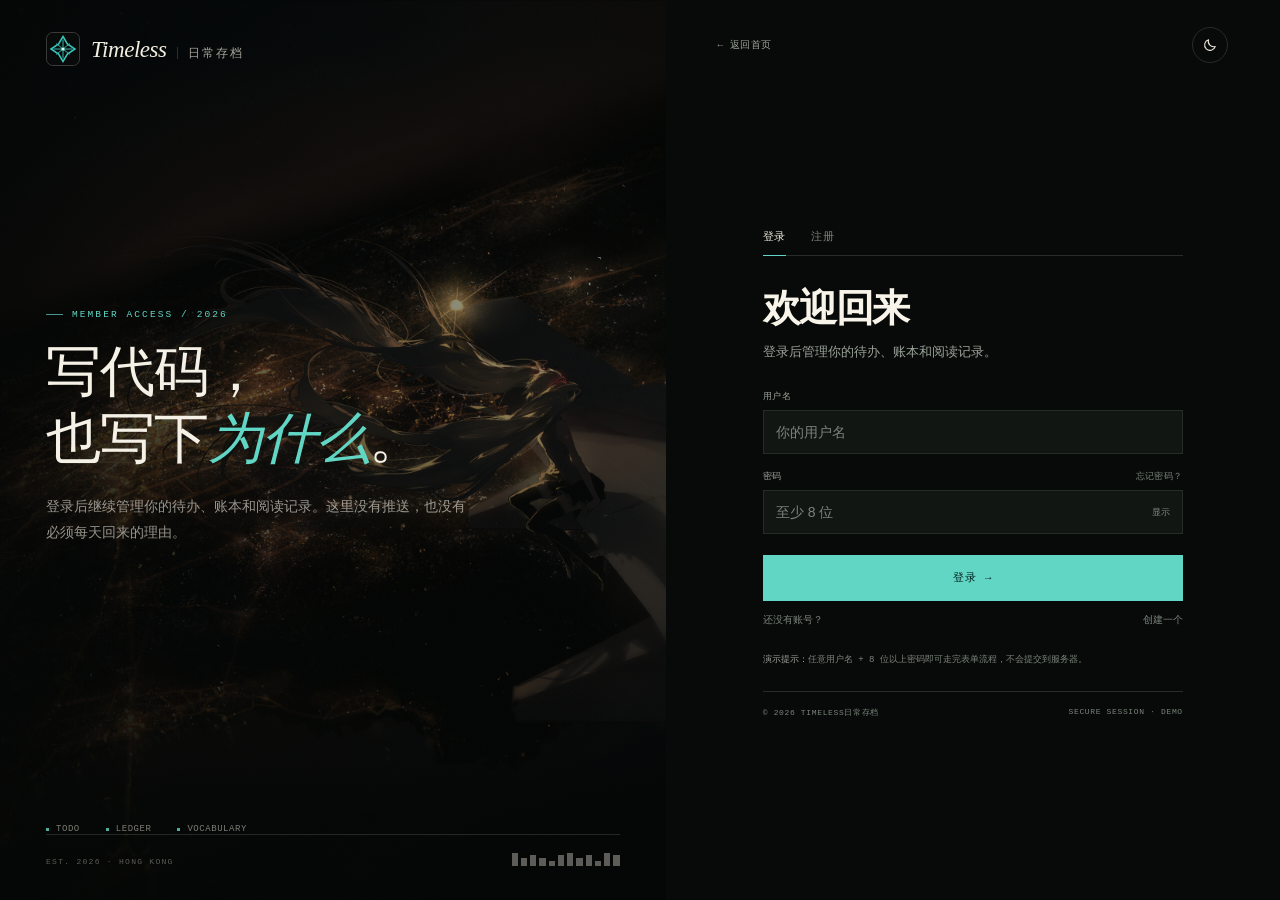
<file: demo/pages/login.html>
<!doctype html>
<html lang="zh-CN" data-theme="dark">
<head>
  <meta charset="UTF-8">
  <meta name="viewport" content="width=device-width, initial-scale=1.0">
  <meta name="description" content="登录或注册 Timeless日常存档，继续管理你的待办、账本和词库。">
  <meta name="theme-color" content="#080a09">
  <meta name="robots" content="noindex">
  <title>登录 / 注册 · Timeless日常存档</title>
  <link rel="icon" href="../../assets/favicon.svg" type="image/svg+xml">
  <link rel="preload" as="image" href="../../assets/background.jpg">
  <script>
    try {
      const saved = localStorage.getItem('timeless-demo-theme');
      if (saved === 'light' || saved === 'dark') document.documentElement.dataset.theme = saved;
    } catch (_) {}
  </script>
  <link rel="stylesheet" href="../demo.css">
  <link rel="stylesheet" href="shared.css">
  <link rel="stylesheet" href="auth.css">
  <link rel="stylesheet" href="../refinements.css">
</head>
<body class="auth-page" data-page="login">
  <main class="auth-shell">
    <section class="auth-visual" aria-labelledby="auth-quote">
      <a class="brand" href="../index.html" aria-label="Timeless日常存档，回到首页">
        <img class="brand-mark" src="../../assets/favicon.svg" alt="" width="30" height="30">
        <span class="brand-type"><em>Timeless</em><span class="brand-cn">日常存档</span></span>
      </a>

      <div class="auth-quote">
        <p class="eyebrow">MEMBER ACCESS / 2026</p>
        <blockquote id="auth-quote">写代码，<br>也写下<em>为什么</em>。</blockquote>
        <p>登录后继续管理你的待办、账本和阅读记录。这里没有推送，也没有必须每天回来的理由。</p>
      </div>

      <div>
        <ul class="auth-features" aria-label="登录后可用的功能">
          <li>TODO</li>
          <li>LEDGER</li>
          <li>VOCABULARY</li>
        </ul>
        <div class="auth-visual-foot">
          <span>EST. 2026 · HONG KONG</span>
          <div class="auth-barcode" aria-hidden="true"><span></span><span></span><span></span><span></span><span></span><span></span><span></span><span></span><span></span><span></span><span></span><span></span></div>
        </div>
      </div>
    </section>

    <section class="auth-panel">
      <div class="auth-top">
        <a class="auth-back" href="../index.html">← 返回首页</a>
        <button class="icon-btn theme-toggle" type="button" data-theme-toggle aria-label="切换到日间模式">
          <svg class="icon icon-moon" viewBox="0 0 24 24" aria-hidden="true"><path d="M20 14.2A8.1 8.1 0 0 1 9.8 4a8.2 8.2 0 1 0 10.2 10.2Z"></path></svg>
          <svg class="icon icon-sun" viewBox="0 0 24 24" aria-hidden="true"><circle cx="12" cy="12" r="4"></circle><path d="M12 2v2.2M12 19.8V22M4.9 4.9l1.6 1.6M17.5 17.5l1.6 1.6M2 12h2.2M19.8 12H22M4.9 19.1l1.6-1.6M17.5 6.5l1.6-1.6"></path></svg>
        </button>
      </div>

      <div class="auth-box">
        <div class="auth-tabs" role="tablist" aria-label="登录或注册">
          <button class="auth-tab" type="button" role="tab" id="loginTab" aria-controls="loginPanel" aria-selected="true" data-auth-tab="login">登录</button>
          <button class="auth-tab" type="button" role="tab" id="registerTab" aria-controls="registerPanel" aria-selected="false" data-auth-tab="register">注册</button>
        </div>

        <section class="auth-pane" id="loginPanel" role="tabpanel" aria-labelledby="loginTab" data-auth-panel="login">
          <h1>欢迎回来</h1>
          <p class="auth-sub">登录后管理你的待办、账本和阅读记录。</p>
          <form class="auth-form" data-auth-form="login" novalidate>
            <div class="field">
              <label for="loginUser">用户名</label>
              <input id="loginUser" name="username" autocomplete="username" required maxlength="30" placeholder="你的用户名">
              <p class="field-error" data-error-for="loginUser"></p>
            </div>
            <div class="field">
              <label for="loginPass">密码 <a href="#forgot" data-demo="概念稿：密码找回还没有接入">忘记密码？</a></label>
              <div class="password-wrap">
                <input id="loginPass" name="password" type="password" autocomplete="current-password" required minlength="8" placeholder="至少 8 位">
                <button class="password-toggle" type="button" data-password-toggle aria-label="显示密码">显示</button>
              </div>
              <p class="field-error" data-error-for="loginPass"></p>
            </div>
            <button class="auth-submit" type="submit">登录 <span aria-hidden="true">→</span></button>
          </form>
          <div class="auth-links">
            <span>还没有账号？</span>
            <button type="button" data-auth-switch="register">创建一个</button>
          </div>
          <p class="auth-note"><strong>演示提示：</strong>任意用户名 + 8 位以上密码即可走完表单流程，不会提交到服务器。</p>
        </section>

        <section class="auth-pane" id="registerPanel" role="tabpanel" aria-labelledby="registerTab" data-auth-panel="register" hidden>
          <h1>创建账号</h1>
          <p class="auth-sub">一个账号，用来保存 Todo、账本和词库进度。</p>
          <form class="auth-form" data-auth-form="register" novalidate>
            <div class="field">
              <label for="regUser">用户名</label>
              <input id="regUser" name="username" autocomplete="username" required maxlength="30" placeholder="2–30 个字符">
              <p class="field-error" data-error-for="regUser"></p>
            </div>
            <div class="field-row">
              <div class="field">
                <label for="regPass">密码</label>
                <div class="password-wrap">
                  <input id="regPass" name="password" type="password" autocomplete="new-password" required minlength="8" placeholder="至少 8 位">
                  <button class="password-toggle" type="button" data-password-toggle aria-label="显示密码">显示</button>
                </div>
                <p class="field-error" data-error-for="regPass"></p>
              </div>
              <div class="field">
                <label for="regPass2">确认密码</label>
                <div class="password-wrap">
                  <input id="regPass2" name="password_confirm" type="password" autocomplete="new-password" required minlength="8" placeholder="再输一次">
                  <button class="password-toggle" type="button" data-password-toggle aria-label="显示密码">显示</button>
                </div>
                <p class="field-error" data-error-for="regPass2"></p>
              </div>
            </div>
            <div class="field">
              <label for="regInvite">邀请码 <span style="color: var(--faint); font-weight: 400;">选填</span></label>
              <input id="regInvite" name="invite" autocomplete="off" maxlength="64" placeholder="如果站点开启了邀请注册">
              <p class="field-error" data-error-for="regInvite"></p>
            </div>
            <button class="auth-submit" type="submit">创建账号 <span aria-hidden="true">→</span></button>
          </form>
          <div class="auth-links">
            <span>已经有账号？</span>
            <button type="button" data-auth-switch="login">返回登录</button>
          </div>
          <p class="auth-note"><strong>演示提示：</strong>表单只做前端校验，不会写入 timeless.db。</p>
        </section>

        <section class="auth-success" data-auth-success hidden aria-live="polite">
          <div class="success-mark" aria-hidden="true">✓</div>
          <h2 data-success-title>登录成功</h2>
          <p data-success-copy>演示通过。正式站点会在这里建立会话并跳转首页。</p>
          <div class="auth-success-actions">
            <a href="../index.html">回到首页 →</a>
            <button type="button" data-auth-reset>再试一次</button>
          </div>
        </section>

        <div class="auth-foot">
          <span>© 2026 TIMELESS日常存档</span>
          <span>SECURE SESSION · DEMO</span>
        </div>
      </div>
    </section>
  </main>

  <div class="toast" data-toast role="status" aria-live="polite"></div>
  <button class="to-top" type="button" data-top aria-label="回到顶部">↑</button>

  <script src="shared.js"></script>
  <script src="auth.js"></script>
</body>
</html>
</file>
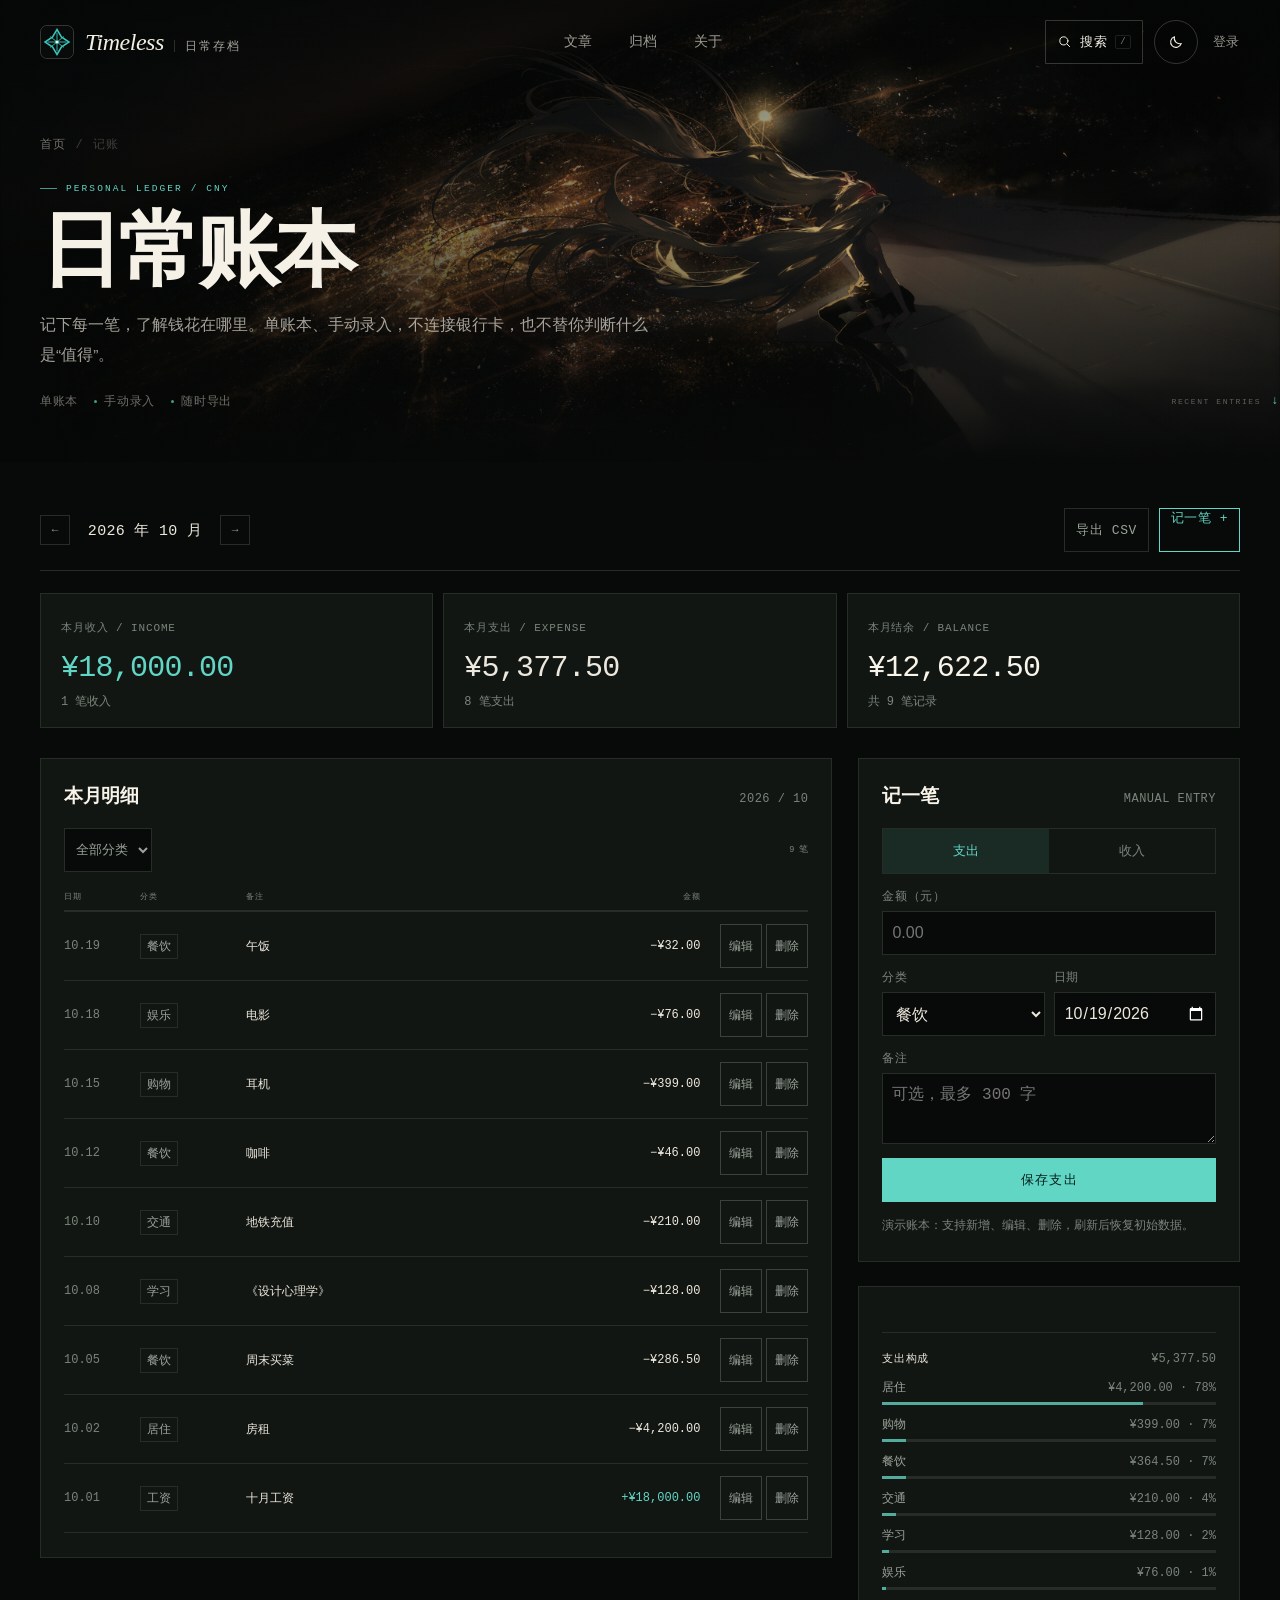
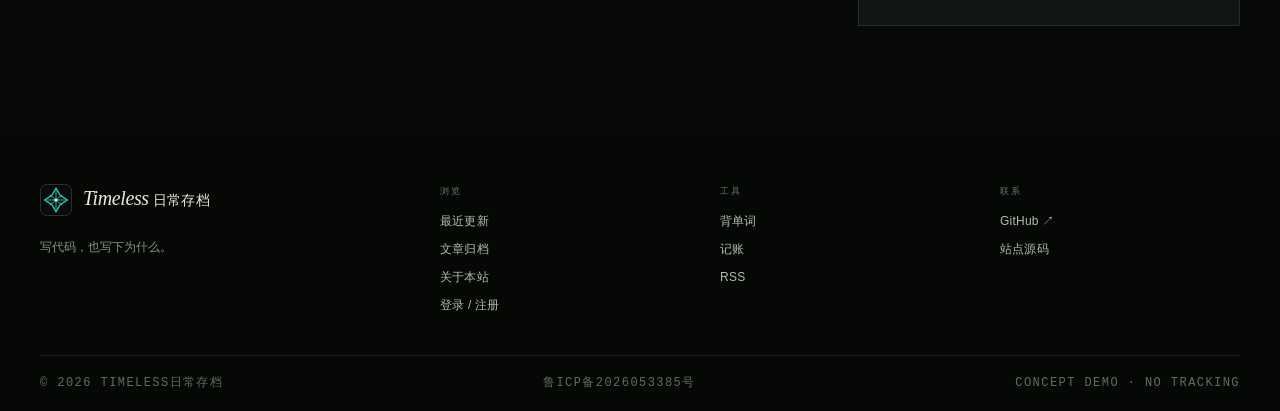
<file: demo/pages/money.html>
<!doctype html>
<html lang="zh-CN" data-theme="dark">
<head>
  <meta charset="UTF-8">
  <meta name="viewport" content="width=device-width, initial-scale=1.0">
  <meta name="description" content="Timeless日常存档个人账本：记下每一笔，了解钱花在哪里。">
  <meta name="theme-color" content="#080a09">
  <meta name="robots" content="noindex">
  <title>日常账本 · Timeless日常存档</title>
  <link rel="icon" href="../../assets/favicon.svg" type="image/svg+xml">
  <link rel="preload" as="image" href="../../assets/background.jpg">
  <script>
    try {
      const saved = localStorage.getItem('timeless-demo-theme');
      if (saved === 'light' || saved === 'dark') document.documentElement.dataset.theme = saved;
    } catch (_) {}
  </script>
  <link rel="stylesheet" href="../demo.css">
  <link rel="stylesheet" href="shared.css">
  <link rel="stylesheet" href="money.css">
  <link rel="stylesheet" href="../refinements.css">
</head>
<body data-page="money">
  <a class="skip-link" href="#moneyForm">跳到记账表单</a>

  <header class="site-head" data-head>
    <div class="head-inner">
      <a class="brand" href="../index.html" aria-label="Timeless日常存档，回到首页">
        <img class="brand-mark" src="../../assets/favicon.svg" alt="" width="30" height="30">
        <span class="brand-type"><em>Timeless</em><span class="brand-cn">日常存档</span></span>
      </a>
      <nav class="primary-nav" aria-label="主导航">
        <a href="../index.html#latest">文章</a>
        <a href="archive.html">归档</a>
        <a href="../index.html#about">关于</a>
      </nav>
      <div class="head-actions">
        <a class="search-trigger" href="archive.html#search" aria-label="搜索文章">
          <svg class="icon" viewBox="0 0 24 24" aria-hidden="true"><circle cx="11" cy="11" r="6.5"></circle><path d="m16 16 4.2 4.2"></path></svg>
          <span class="search-trigger-label">搜索</span>
          <kbd class="search-kbd">/</kbd>
        </a>
        <button class="icon-btn theme-toggle" type="button" data-theme-toggle aria-label="切换到日间模式">
          <svg class="icon icon-moon" viewBox="0 0 24 24" aria-hidden="true"><path d="M20 14.2A8.1 8.1 0 0 1 9.8 4a8.2 8.2 0 1 0 10.2 10.2Z"></path></svg>
          <svg class="icon icon-sun" viewBox="0 0 24 24" aria-hidden="true"><circle cx="12" cy="12" r="4"></circle><path d="M12 2v2.2M12 19.8V22M4.9 4.9l1.6 1.6M17.5 17.5l1.6 1.6M2 12h2.2M19.8 12H22M4.9 19.1l1.6-1.6M17.5 6.5l1.6-1.6"></path></svg>
        </button>
        <a class="login-link" href="login.html">登录</a>
        <details class="mobile-menu"><summary aria-label="打开导航菜单">菜单 <span aria-hidden="true">☰</span></summary><nav aria-label="移动导航"><a href="../index.html#latest">最近文章</a><a href="archive.html">文章归档</a><a href="words.html">背单词</a><a href="money.html">日常账本</a><a href="../index.html#about">关于本站</a><a class="mobile-account" href="login.html">未登录 · 登录 / 注册 <small>演示页面</small></a></nav></details>
      </div>
    </div>
  </header>

  <main>
    <section class="page-hero page-hero--compact" aria-labelledby="money-title">
      <div class="page-hero-inner">
        <nav class="breadcrumb" aria-label="面包屑">
          <a href="../index.html">首页</a><span>/</span><span>记账</span>
        </nav>
        <p class="eyebrow">PERSONAL LEDGER / CNY</p>
        <h1 id="money-title">日常账本</h1>
        <p class="page-lede">记下每一笔，了解钱花在哪里。单账本、手动录入，不连接银行卡，也不替你判断什么是“值得”。</p>
        <div class="page-meta">
          <span>单账本</span>
          <span>手动录入</span>
          <span>随时导出</span>
        </div>
      </div>
      <div class="hero-scroll" aria-hidden="true">RECENT ENTRIES <span>↓</span></div>
    </section>

    <div class="ledger-main">
      <div class="ledger-toolbar">
        <div class="month-nav" aria-label="切换月份">
          <button type="button" data-month-prev aria-label="上个月">←</button>
          <strong data-month-label>2026 年 10 月</strong>
          <button type="button" data-month-next aria-label="下个月">→</button>
        </div>
        <div class="toolbar-actions">
          <button class="tool-btn" type="button" data-export>导出 CSV</button>
          <a class="tool-btn tool-btn--accent" href="#moneyForm">记一笔 +</a>
        </div>
      </div>

      <div class="summary-grid">
        <div class="summary-card summary-card--income">
          <span>本月收入 / INCOME</span>
          <strong data-income>¥0.00</strong>
          <small data-income-note>0 笔收入</small>
        </div>
        <div class="summary-card summary-card--expense">
          <span>本月支出 / EXPENSE</span>
          <strong data-expense>¥0.00</strong>
          <small data-expense-note>0 笔支出</small>
        </div>
        <div class="summary-card summary-card--balance">
          <span>本月结余 / BALANCE</span>
          <strong data-balance>¥0.00</strong>
          <small data-entry-count>共 0 笔记录</small>
        </div>
      </div>

      <div class="money-layout">
        <section class="panel" aria-labelledby="ledger-list-title">
          <div class="panel-head">
            <h2 id="ledger-list-title">本月明细</h2>
            <span data-month-caption>2026 / 10</span>
          </div>
          <div class="ledger-filters">
            <label class="sr-only" for="moneyCategoryFilter">按分类筛选</label>
            <select id="moneyCategoryFilter" data-category-filter>
              <option value="all">全部分类</option>
            </select>
            <span class="ledger-count" data-filter-count>0 笔</span>
          </div>
          <div class="ledger-head" aria-hidden="true">
            <span>日期</span><span>分类</span><span>备注</span><span>金额</span><span></span>
          </div>
          <div class="ledger-list" data-ledger></div>
          <div class="ledger-empty" data-ledger-empty hidden>
            <span class="empty-mark" aria-hidden="true">∅</span>
            这个月还没有记录。<br>从右边记下第一笔。
          </div>
        </section>

        <aside class="money-side" aria-label="记账与统计">
          <section class="panel" id="moneyForm">
            <div class="panel-head">
              <h2 data-form-title>记一笔</h2>
              <span>MANUAL ENTRY</span>
            </div>
            <form class="money-form" data-money-form novalidate>
              <div class="type-toggle" role="group" aria-label="收支类型">
                <button type="button" data-type="expense" aria-pressed="true">支出</button>
                <button type="button" data-type="income" aria-pressed="false">收入</button>
              </div>

              <div class="form-field">
                <label for="moneyAmount">金额（元）</label>
                <input id="moneyAmount" name="amount" type="text" inputmode="decimal" autocomplete="off" placeholder="0.00" data-amount>
                <p class="money-error" data-money-error></p>
              </div>

              <div class="form-row">
                <div class="form-field">
                  <label for="moneyCategory">分类</label>
                  <select id="moneyCategory" name="category" data-form-category></select>
                </div>
                <div class="form-field">
                  <label for="moneyDate">日期</label>
                  <input id="moneyDate" name="date" type="date" value="2026-10-19" data-date>
                </div>
              </div>

              <div class="form-field">
                <label for="moneyNote">备注</label>
                <textarea id="moneyNote" name="note" maxlength="300" placeholder="可选，最多 300 字" data-note></textarea>
              </div>

              <button class="money-submit" type="submit" data-submit>保存支出</button>
              <button class="edit-cancel" type="button" data-edit-cancel hidden>取消编辑</button>
              <p class="form-hint">演示账本：支持新增、编辑、删除，刷新后恢复初始数据。</p>
            </form>
          </section>

          <section class="panel" aria-labelledby="breakdown-title">
            <div class="breakdown">
              <div class="breakdown-head">
                <h3 id="breakdown-title">支出构成</h3>
                <span data-breakdown-total>¥0.00</span>
              </div>
              <div data-breakdown></div>
              <p class="breakdown-empty" data-breakdown-empty hidden>本月还没有支出记录。</p>
            </div>
          </section>
        </aside>
      </div>
    </div>
  </main>

  <footer class="site-foot">
    <div class="foot-inner">
      <div class="foot-top">
        <div class="foot-brand">
          <a class="foot-logo" href="../index.html">
            <img src="../../assets/favicon.svg" alt="" width="32" height="32">
            <span><em>Timeless</em> 日常存档</span>
          </a>
          <p>写代码，也写下为什么。</p>
        </div>
        <nav class="foot-col" aria-label="浏览">
          <h3>浏览</h3>
          <a href="../index.html#latest">最近更新</a>
          <a href="archive.html">文章归档</a>
          <a href="../index.html#about">关于本站</a>
          <a href="login.html">登录 / 注册</a>
        </nav>
        <nav class="foot-col" aria-label="工具">
          <h3>工具</h3>
          <a href="words.html">背单词</a>
          <a href="money.html">记账</a>
          <a href="#rss" data-demo="概念稿：RSS 还没有接进这个 demo">RSS</a>
        </nav>
        <nav class="foot-col" aria-label="联系">
          <h3>联系</h3>
          <a href="https://github.com/7imeless" target="_blank" rel="noreferrer">GitHub ↗</a>
          <a href="https://github.com/7imeless/TimelessDailySaves" target="_blank" rel="noreferrer">站点源码</a>
        </nav>
      </div>
      <div class="foot-bottom">
        <span>© 2026 TIMELESS日常存档</span>
        <span>鲁ICP备2026053385号</span>
        <span>CONCEPT DEMO · NO TRACKING</span>
      </div>
    </div>
  </footer>

  <div class="toast" data-toast role="status" aria-live="polite"></div>
  <button class="to-top" type="button" data-top aria-label="回到顶部">↑</button>

  <script src="data.js"></script>
  <script src="shared.js"></script>
  <script src="money.js"></script>
  <script src="../navigation.js"></script>
</body>
</html>
</file>
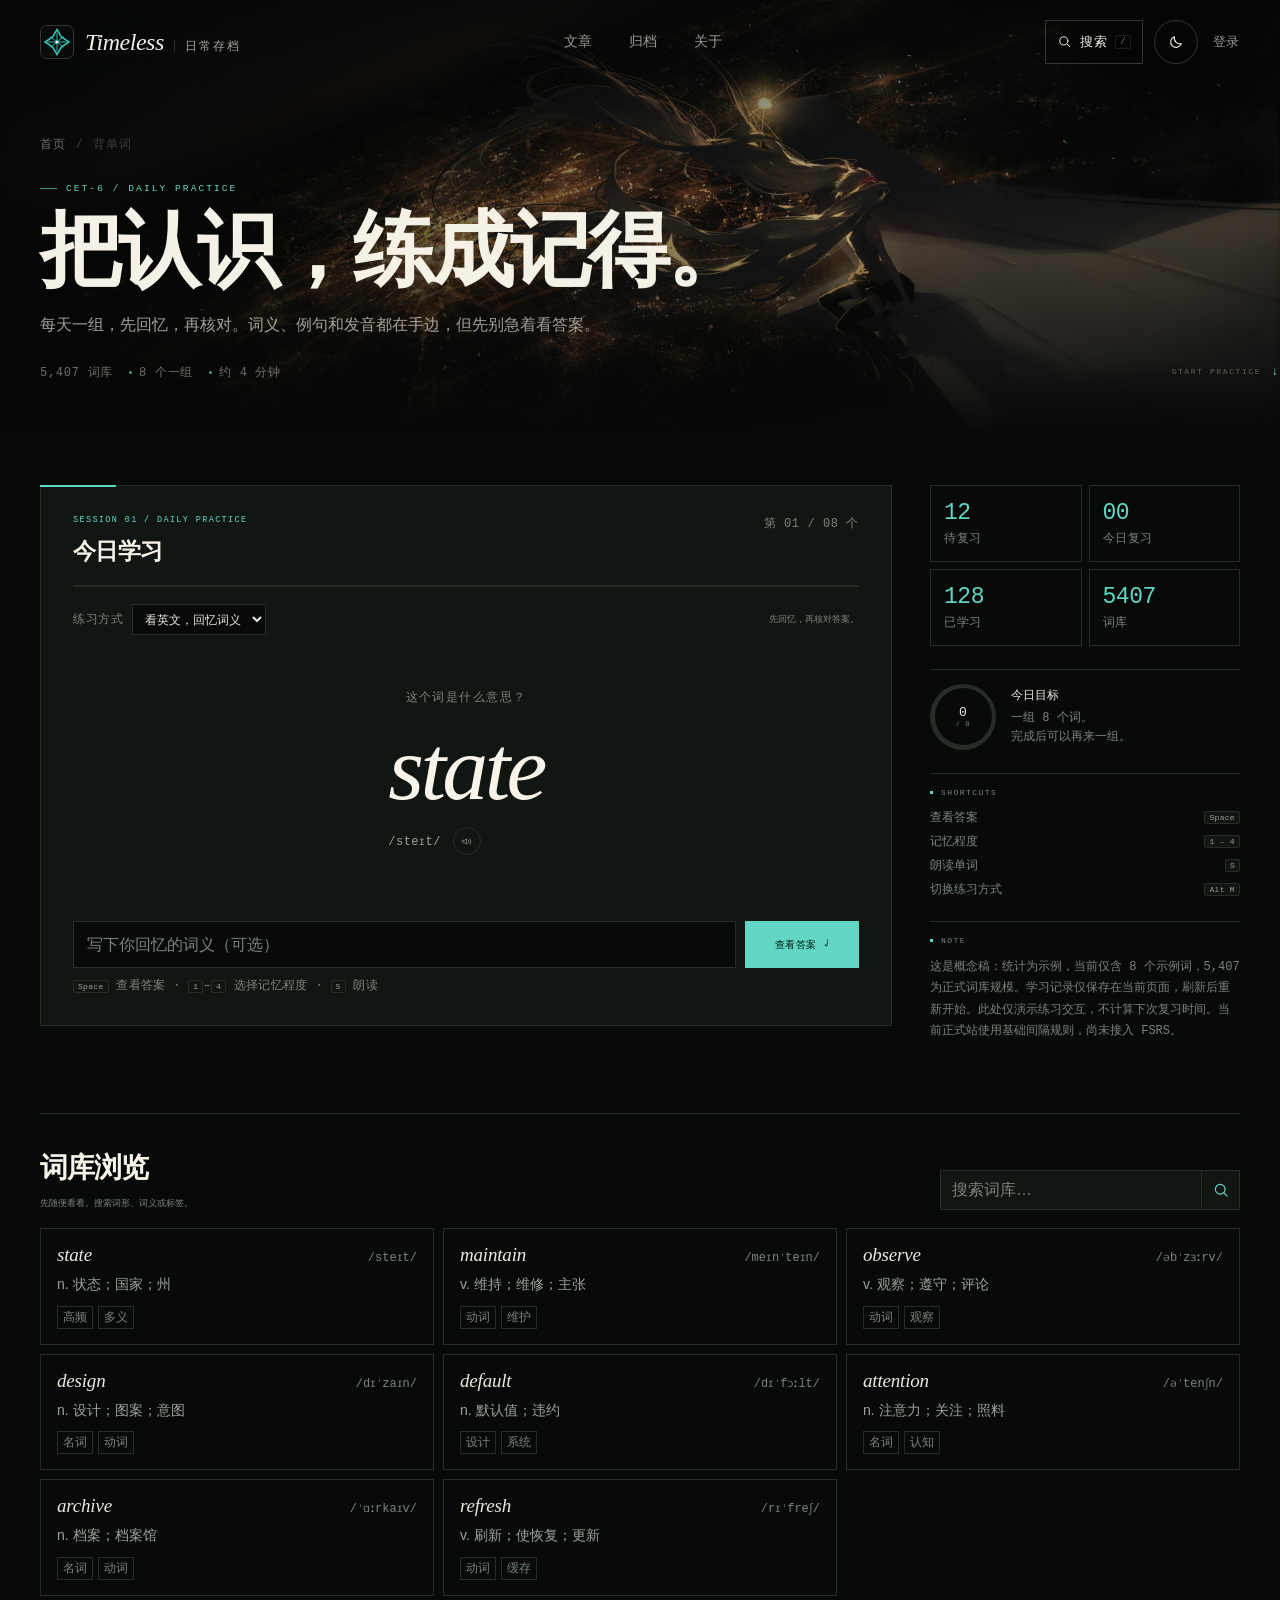
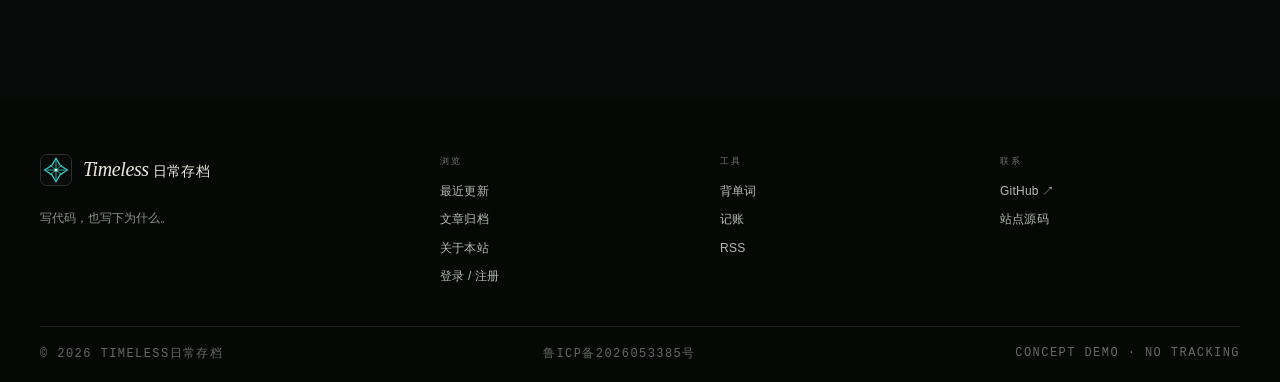
<file: demo/pages/words.html>
<!doctype html>
<html lang="zh-CN" data-theme="dark">
<head>
  <meta charset="UTF-8">
  <meta name="viewport" content="width=device-width, initial-scale=1.0">
  <meta name="description" content="Timeless日常存档背单词：每天一组，先回忆，再核对。">
  <meta name="theme-color" content="#080a09">
  <meta name="robots" content="noindex">
  <title>背单词 · Timeless日常存档</title>
  <link rel="icon" href="../../assets/favicon.svg" type="image/svg+xml">
  <link rel="preload" as="image" href="../../assets/background.jpg">
  <script>
    try {
      const saved = localStorage.getItem('timeless-demo-theme');
      if (saved === 'light' || saved === 'dark') document.documentElement.dataset.theme = saved;
    } catch (_) {}
  </script>
  <link rel="stylesheet" href="../demo.css">
  <link rel="stylesheet" href="shared.css">
  <link rel="stylesheet" href="words.css">
  <link rel="stylesheet" href="../refinements.css">
</head>
<body data-page="words">
  <a class="skip-link" href="#study-title">跳到学习卡</a>

  <header class="site-head" data-head>
    <div class="head-inner">
      <a class="brand" href="../index.html" aria-label="Timeless日常存档，回到首页">
        <img class="brand-mark" src="../../assets/favicon.svg" alt="" width="30" height="30">
        <span class="brand-type"><em>Timeless</em><span class="brand-cn">日常存档</span></span>
      </a>
      <nav class="primary-nav" aria-label="主导航">
        <a href="../index.html#latest">文章</a>
        <a href="archive.html">归档</a>
        <a href="../index.html#about">关于</a>
      </nav>
      <div class="head-actions">
        <a class="search-trigger" href="archive.html#search" aria-label="搜索文章">
          <svg class="icon" viewBox="0 0 24 24" aria-hidden="true"><circle cx="11" cy="11" r="6.5"></circle><path d="m16 16 4.2 4.2"></path></svg>
          <span class="search-trigger-label">搜索</span>
          <kbd class="search-kbd">/</kbd>
        </a>
        <button class="icon-btn theme-toggle" type="button" data-theme-toggle aria-label="切换到日间模式">
          <svg class="icon icon-moon" viewBox="0 0 24 24" aria-hidden="true"><path d="M20 14.2A8.1 8.1 0 0 1 9.8 4a8.2 8.2 0 1 0 10.2 10.2Z"></path></svg>
          <svg class="icon icon-sun" viewBox="0 0 24 24" aria-hidden="true"><circle cx="12" cy="12" r="4"></circle><path d="M12 2v2.2M12 19.8V22M4.9 4.9l1.6 1.6M17.5 17.5l1.6 1.6M2 12h2.2M19.8 12H22M4.9 19.1l1.6-1.6M17.5 6.5l1.6-1.6"></path></svg>
        </button>
        <a class="login-link" href="login.html">登录</a>
        <details class="mobile-menu"><summary aria-label="打开导航菜单">菜单 <span aria-hidden="true">☰</span></summary><nav aria-label="移动导航"><a href="../index.html#latest">最近文章</a><a href="archive.html">文章归档</a><a href="words.html">背单词</a><a href="money.html">日常账本</a><a href="../index.html#about">关于本站</a><a class="mobile-account" href="login.html">未登录 · 登录 / 注册 <small>演示页面</small></a></nav></details>
      </div>
    </div>
  </header>

  <main>
    <section class="page-hero page-hero--compact" aria-labelledby="words-title">
      <div class="page-hero-inner">
        <nav class="breadcrumb" aria-label="面包屑">
          <a href="../index.html">首页</a><span>/</span><span>背单词</span>
        </nav>
        <p class="eyebrow">CET-6 / DAILY PRACTICE</p>
        <h1 id="words-title">把认识，<br class="mobile-break">练成记得。</h1>
        <p class="page-lede">每天一组，先回忆，再核对。词义、例句和发音都在手边，但先别急着看答案。</p>
        <div class="page-meta">
          <span>5,407 词库</span>
          <span>8 个一组</span>
          <span>约 4 分钟</span>
        </div>
      </div>
      <div class="hero-scroll" aria-hidden="true">START PRACTICE <span>↓</span></div>
    </section>

    <div class="words-layout">
      <section class="study-card" aria-labelledby="study-title">
        <div class="study-head">
          <div>
            <p class="session-kicker">SESSION 01 / DAILY PRACTICE</p>
            <h2 id="study-title">今日学习</h2>
          </div>
          <span class="session-count" data-session-count>第 01 / 08 个</span>
        </div>
        <div class="session-bar"><span data-session-bar></span></div>

        <div class="study-toolbar">
          <label class="mode-label" for="studyMode">练习方式
            <select id="studyMode" data-mode>
              <option value="meaning">看英文，回忆词义</option>
              <option value="spell">看释义，默写英文</option>
            </select>
          </label>
          <span class="toolbar-note">先回忆，再核对答案。</span>
        </div>

        <div class="study-prompt">
          <p class="prompt-label" data-prompt-label>这个词是什么意思？</p>
          <h3 class="study-word" data-word>state</h3>
          <p class="study-phonetic"><span data-phonetic>/steɪt/</span><button class="speak-btn" type="button" data-speak aria-label="朗读单词"><svg class="icon" viewBox="0 0 24 24" aria-hidden="true"><path d="M5 10v4h3l4 3V7L8 10H5Z"></path><path d="M15.5 9.2a4 4 0 0 1 0 5.6M18 6.8a7.4 7.4 0 0 1 0 10.4"></path></svg></button></p>
          <p class="study-definition" data-definition hidden></p>
        </div>

        <form class="study-form" data-study-form>
          <label class="sr-only" for="studyAnswer">写下你的回忆</label>
          <input id="studyAnswer" type="text" autocomplete="off" spellcheck="false" placeholder="写下你回忆的词义（可选）" data-answer>
          <button type="submit" data-reveal>查看答案 ↵</button>
        </form>
        <p class="study-hint"><kbd>Space</kbd> 查看答案 · <kbd>1</kbd>–<kbd>4</kbd> 选择记忆程度 · <kbd>S</kbd> 朗读</p>

        <div class="study-solution" data-solution hidden>
          <div class="solution-top">
            <span class="solution-word" data-solution-word></span>
            <span class="solution-phonetic" data-solution-phonetic></span>
            <span class="solution-result" data-solution-result></span>
          </div>
          <p class="solution-translation" data-solution-translation></p>
          <p class="solution-def" data-solution-def></p>
          <div class="ratings" aria-label="选择记忆程度">
            <button class="rate-btn" type="button" data-rate="forgot"><strong>忘了</strong><small>需再学习</small><kbd>1</kbd></button>
            <button class="rate-btn" type="button" data-rate="hard"><strong>模糊</strong><small>回忆困难</small><kbd>2</kbd></button>
            <button class="rate-btn" type="button" data-rate="good"><strong>记得</strong><small>正常回忆</small><kbd>3</kbd></button>
            <button class="rate-btn" type="button" data-rate="easy"><strong>熟练</strong><small>轻松回忆</small><kbd>4</kbd></button>
          </div>
        </div>

        <div class="study-complete" data-complete hidden>
          <div class="complete-mark" aria-hidden="true">✓</div>
          <h3>这一组完成了</h3>
          <p>先回忆，再核对，记忆才会留下痕迹。明天这一组会按记忆程度重新排期。</p>
          <div class="complete-stats">
            <div><strong data-complete-count>8</strong><span>REVIEWED</span></div>
            <div><strong data-complete-remembered>6</strong><span>REMEMBERED</span></div>
            <div><strong data-complete-time>4</strong><span>MINUTES</span></div>
          </div>
          <div class="complete-actions">
            <button type="button" data-restart>再来一组</button>
            <a class="link-arrow" href="archive.html">去读点别的 <span>→</span></a>
          </div>
        </div>
      </section>

      <aside class="study-rail" aria-label="学习概览">
        <div class="stat-grid">
          <div class="stat-card"><strong data-stat-due>12</strong><span>待复习</span></div>
          <div class="stat-card"><strong data-stat-today>00</strong><span>今日复习</span></div>
          <div class="stat-card"><strong data-stat-learned>128</strong><span>已学习</span></div>
          <div class="stat-card"><strong data-stat-total>5407</strong><span>词库</span></div>
        </div>

        <div class="goal-block">
          <div class="goal-ring" data-goal-ring style="--p:0%"><div><strong data-goal-count>0</strong><span>/ 8</span></div></div>
          <div class="goal-copy">
            <p>今日目标</p>
            <small>一组 8 个词。<br>完成后可以再来一组。</small>
          </div>
        </div>

        <div class="rail-block">
          <p class="rail-label">SHORTCUTS</p>
          <div class="shortcut-list">
            <div class="shortcut-row"><span>查看答案</span><kbd>Space</kbd></div>
            <div class="shortcut-row"><span>记忆程度</span><kbd>1 – 4</kbd></div>
            <div class="shortcut-row"><span>朗读单词</span><kbd>S</kbd></div>
            <div class="shortcut-row"><span>切换练习方式</span><kbd>Alt M</kbd></div>
          </div>
        </div>

        <div class="rail-block">
          <p class="rail-label">NOTE</p>
          <p class="leech-note">这是概念稿：统计为示例，当前仅含 8 个示例词，5,407 为正式词库规模。学习记录仅保存在当前页面，刷新后重新开始。此处仅演示练习交互，不计算下次复习时间。当前正式站使用基础间隔规则，尚未接入 FSRS。</p>
        </div>
      </aside>

      <section class="words-library" aria-labelledby="library-title">
        <div class="library-head">
          <div>
            <h2 id="library-title">词库浏览</h2>
            <p>先随便看看。搜索词形、词义或标签。</p>
          </div>
          <form class="library-search" data-library-form role="search">
            <label class="sr-only" for="librarySearch">搜索词库</label>
            <input id="librarySearch" type="search" placeholder="搜索词库…" autocomplete="off" data-library-input>
            <button type="submit" aria-label="搜索">
              <svg class="icon" viewBox="0 0 24 24" aria-hidden="true"><circle cx="11" cy="11" r="6.5"></circle><path d="m16 16 4.2 4.2"></path></svg>
            </button>
          </form>
        </div>
        <div class="word-grid" data-library></div>
        <p class="library-empty" data-library-empty hidden>没有找到相关词条。</p>
      </section>
    </div>
  </main>

  <footer class="site-foot">
    <div class="foot-inner">
      <div class="foot-top">
        <div class="foot-brand">
          <a class="foot-logo" href="../index.html">
            <img src="../../assets/favicon.svg" alt="" width="32" height="32">
            <span><em>Timeless</em> 日常存档</span>
          </a>
          <p>写代码，也写下为什么。</p>
        </div>
        <nav class="foot-col" aria-label="浏览">
          <h3>浏览</h3>
          <a href="../index.html#latest">最近更新</a>
          <a href="archive.html">文章归档</a>
          <a href="../index.html#about">关于本站</a>
          <a href="login.html">登录 / 注册</a>
        </nav>
        <nav class="foot-col" aria-label="工具">
          <h3>工具</h3>
          <a href="words.html">背单词</a>
          <a href="money.html">记账</a>
          <a href="#rss" data-demo="概念稿：RSS 还没有接进这个 demo">RSS</a>
        </nav>
        <nav class="foot-col" aria-label="联系">
          <h3>联系</h3>
          <a href="https://github.com/7imeless" target="_blank" rel="noreferrer">GitHub ↗</a>
          <a href="https://github.com/7imeless/TimelessDailySaves" target="_blank" rel="noreferrer">站点源码</a>
        </nav>
      </div>
      <div class="foot-bottom">
        <span>© 2026 TIMELESS日常存档</span>
        <span>鲁ICP备2026053385号</span>
        <span>CONCEPT DEMO · NO TRACKING</span>
      </div>
    </div>
  </footer>

  <div class="toast" data-toast role="status" aria-live="polite"></div>
  <button class="to-top" type="button" data-top aria-label="回到顶部">↑</button>

  <script src="data.js"></script>
  <script src="shared.js"></script>
  <script src="words.js"></script>
  <script src="../navigation.js"></script>
</body>
</html>
</file>
<file: demo/demo.css>
/* ==========================================================================
   Timeless 路 homepage concept
   No webfonts, no framework. Everything below is intentionally hand-written.
   ========================================================================== */

:root {
  --bg: #080a09;
  --bg-elev: #0d100e;
  --surface: #121613;
  --surface-2: #171c18;
  --text: #ece8dd;
  --text-strong: #f8f4e9;
  --muted: #9aa39a;
  --faint: #7a847b;
  --line: #262d27;
  --line-strong: #3a433b;
  --accent: #62d6c5;
  --accent-bright: #8ce8db;
  --accent-ink: #05201c;
  --accent-soft: rgba(98, 214, 197, .1);
  --danger: #e08373;
  --sans: "Aptos", "Segoe UI", "PingFang SC", "Hiragino Sans GB", "Microsoft YaHei", "Noto Sans SC", sans-serif;
  --serif: "Iowan Old Style", "Palatino Linotype", "Book Antiqua", Georgia, "Songti SC", "STSong", "SimSun", serif;
  --mono: "Cascadia Mono", "SFMono-Regular", "Cascadia Code", Consolas, "Liberation Mono", monospace;
  --shell: 1240px;
  --pad: 32px;
  --head-h: 72px;
  color-scheme: dark;
}

:root[data-theme="light"] {
  --bg: #f2eee3;
  --bg-elev: #ece7da;
  --surface: #faf7ef;
  --surface-2: #f5f0e4;
  --text: #22261f;
  --text-strong: #131610;
  --muted: #677062;
  --faint: #7d8578;
  --line: #d9d2c3;
  --line-strong: #bdb5a4;
  --accent: #0b7a6e;
  --accent-bright: #0f8f81;
  --accent-ink: #f5fffc;
  --accent-soft: rgba(11, 122, 110, .08);
  --danger: #a74535;
  color-scheme: light;
}

*,
*::before,
*::after { box-sizing: border-box; }

[hidden] { display: none !important; }

html { scroll-behavior: smooth; }

body {
  margin: 0;
  background: var(--bg);
  color: var(--text);
  font-family: var(--sans);
  font-size: 16px;
  line-height: 1.6;
  -webkit-font-smoothing: antialiased;
  text-rendering: optimizeLegibility;
  transition: background-color .35s ease, color .35s ease;
}

body.is-locked { overflow: hidden; }

#latest { scroll-margin-top: var(--head-h); }
#calendar,
#tags,
#about { scroll-margin-top: calc(var(--head-h) + 18px); }

::selection {
  background: var(--accent);
  color: var(--accent-ink);
}

a { color: inherit; text-decoration: none; }
button, input { font: inherit; }
button { color: inherit; }
img { max-width: 100%; }

:focus-visible {
  outline: 2px solid var(--accent);
  outline-offset: 3px;
}

.sr-only {
  position: absolute !important;
  width: 1px;
  height: 1px;
  padding: 0;
  margin: -1px;
  overflow: hidden;
  clip: rect(0, 0, 0, 0);
  white-space: nowrap;
  border: 0;
}

.skip-link {
  position: fixed;
  z-index: 200;
  top: 12px;
  left: 12px;
  padding: 10px 14px;
  background: var(--accent);
  color: var(--accent-ink);
  font: 500 12px var(--mono);
  transform: translateY(-160%);
  transition: transform .2s ease;
}
.skip-link:focus { transform: none; }

.icon {
  width: 18px;
  height: 18px;
  fill: none;
  stroke: currentColor;
  stroke-width: 1.6;
  stroke-linecap: round;
  stroke-linejoin: round;
  flex: none;
}

kbd {
  font: 500 9px var(--mono);
  letter-spacing: .04em;
  border: 1px solid var(--line);
  border-radius: 2px;
  padding: 1px 4px;
  color: var(--muted);
  background: var(--surface);
}

/* --------------------------------------------------------------------------
   Header
   -------------------------------------------------------------------------- */

.site-head {
  position: fixed;
  z-index: 100;
  inset: 0 0 auto;
  height: var(--head-h);
  color: #f2eee3;
  border-bottom: 1px solid transparent;
  transition: background-color .3s ease, border-color .3s ease, color .3s ease;
}

.site-head.is-stuck {
  color: var(--text);
  background: rgba(8, 10, 9, .86);
  border-bottom-color: var(--line);
  -webkit-backdrop-filter: blur(16px) saturate(1.15);
  backdrop-filter: blur(16px) saturate(1.15);
}

:root[data-theme="light"] .site-head.is-stuck {
  background: rgba(242, 238, 227, .88);
}

.head-inner {
  width: 100%;
  max-width: var(--shell);
  height: 100%;
  margin: 0 auto;
  padding: 0 var(--pad);
  display: grid;
  grid-template-columns: auto 1fr auto;
  align-items: center;
  gap: 34px;
}

.brand {
  display: inline-flex;
  align-items: center;
  gap: 11px;
  min-width: 0;
}

.brand-mark {
  width: 30px;
  height: 30px;
  border: 1px solid rgba(242, 238, 227, .2);
  border-radius: 7px;
  flex: none;
}
.site-head.is-stuck .brand-mark { border-color: var(--line); }

.brand-type {
  display: flex;
  align-items: baseline;
  gap: 10px;
  white-space: nowrap;
}

.brand-type em {
  font: italic 400 21px/1 var(--serif);
  letter-spacing: -.02em;
}

.brand-cn {
  padding-left: 10px;
  border-left: 1px solid rgba(242, 238, 227, .24);
  font: 500 10px/1 var(--sans);
  letter-spacing: .18em;
  opacity: .68;
}
.site-head.is-stuck .brand-cn { border-left-color: var(--line-strong); }

.primary-nav {
  display: flex;
  align-items: center;
  justify-content: center;
  gap: 30px;
  font-size: 12.5px;
  letter-spacing: .04em;
}

.primary-nav a {
  position: relative;
  padding: 6px 0;
  opacity: .64;
  transition: opacity .2s ease;
}
.primary-nav a::after {
  content: "";
  position: absolute;
  left: 0;
  right: 0;
  bottom: 1px;
  height: 1px;
  background: var(--accent);
  transform: scaleX(0);
  transform-origin: right;
  transition: transform .25s ease;
}
.primary-nav a:hover { opacity: 1; }
.primary-nav a:hover::after {
  transform: scaleX(1);
  transform-origin: left;
}

.head-actions {
  display: flex;
  align-items: center;
  gap: 9px;
  justify-self: end;
}

.search-trigger {
  display: inline-flex;
  align-items: center;
  gap: 8px;
  height: 36px;
  padding: 0 11px;
  border: 1px solid rgba(242, 238, 227, .2);
  border-radius: 1px;
  background: rgba(5, 8, 6, .12);
  color: inherit;
  font: 500 11px var(--mono);
  letter-spacing: .04em;
  cursor: pointer;
  transition: border-color .2s ease, color .2s ease, background-color .2s ease;
}
.search-trigger .icon { width: 15px; height: 15px; }
.search-trigger:hover {
  border-color: var(--accent);
  color: var(--accent);
}
.site-head.is-stuck .search-trigger {
  border-color: var(--line);
  background: transparent;
}

.search-kbd {
  border-color: rgba(242, 238, 227, .22);
  background: transparent;
  color: inherit;
  opacity: .5;
}
.site-head.is-stuck .search-kbd {
  border-color: var(--line);
  color: var(--muted);
}

.icon-btn {
  width: 36px;
  height: 36px;
  display: grid;
  place-items: center;
  border: 1px solid rgba(242, 238, 227, .2);
  border-radius: 50%;
  background: transparent;
  color: inherit;
  cursor: pointer;
  transition: border-color .2s ease, color .2s ease, transform .2s ease;
}
.icon-btn:hover {
  border-color: var(--accent);
  color: var(--accent);
  transform: rotate(-8deg);
}
.site-head.is-stuck .icon-btn { border-color: var(--line); }

.theme-toggle .icon { width: 16px; height: 16px; }
.theme-toggle .icon-sun { display: none; }
:root[data-theme="light"] .theme-toggle .icon-sun { display: block; }
:root[data-theme="light"] .theme-toggle .icon-moon { display: none; }

.login-link {
  margin-left: 4px;
  font: 500 11px var(--mono);
  letter-spacing: .04em;
  opacity: .62;
  transition: opacity .2s ease, color .2s ease;
}
.login-link:hover { opacity: 1; color: var(--accent); }

/* --------------------------------------------------------------------------
   Hero
   -------------------------------------------------------------------------- */

.hero {
  position: relative;
  height: clamp(620px, 84svh, 880px);
  min-height: 620px;
  overflow: hidden;
  isolation: isolate;
  background: #060806;
}

.hero-media {
  position: absolute;
  z-index: 0;
  inset: 0;
  background-image: url("../assets/background.jpg");
  background-size: cover;
  background-position: center 44%;
  filter: saturate(.94) contrast(1.03) brightness(.94);
  transform: scale(1.015);
}

.hero::before {
  content: "";
  position: absolute;
  z-index: 1;
  inset: 0;
  background:
    linear-gradient(180deg, rgba(4, 6, 5, .68) 0%, rgba(4, 6, 5, .12) 28%, transparent 48%),
    linear-gradient(90deg, rgba(4, 6, 5, .9) 0%, rgba(4, 6, 5, .64) 34%, rgba(4, 6, 5, .12) 68%, rgba(4, 6, 5, .3) 100%),
    linear-gradient(0deg, #070908 0%, rgba(7, 9, 8, .82) 9%, rgba(7, 9, 8, .12) 42%, transparent 60%);
  pointer-events: none;
}

.hero::after {
  content: "";
  position: absolute;
  z-index: 1;
  inset: 0;
  opacity: .055;
  pointer-events: none;
  background-image: url("data:image/svg+xml,%3Csvg viewBox='0 0 180 180' xmlns='http://www.w3.org/2000/svg'%3E%3Cfilter id='n'%3E%3CfeTurbulence type='fractalNoise' baseFrequency='.82' numOctaves='3' stitchTiles='stitch'/%3E%3C/filter%3E%3Crect width='100%25' height='100%25' filter='url(%23n)'/%3E%3C/svg%3E");
  mix-blend-mode: overlay;
}

.hero-inner {
  position: relative;
  z-index: 2;
  width: 100%;
  max-width: var(--shell);
  height: 100%;
  margin: 0 auto;
  padding: calc(var(--head-h) + 44px) var(--pad) 104px;
  display: flex;
  align-items: flex-end;
}

.hero-copy { max-width: 860px; }

.hero-kicker {
  display: flex;
  align-items: center;
  gap: 11px;
  margin: 0;
  color: rgba(242, 238, 227, .64);
  font: 500 10px var(--mono);
  letter-spacing: .24em;
  animation: rise .9s cubic-bezier(.2, .7, .2, 1) .05s both;
}

.hero-dot {
  width: 5px;
  height: 5px;
  border-radius: 50%;
  background: var(--accent);
  box-shadow: 0 0 0 4px rgba(98, 214, 197, .12);
  flex: none;
}

.hero-title {
  margin: 26px 0 0;
  color: #f5f1e6;
  font-weight: 400;
}

.hero-en {
  display: block;
  font: italic 400 clamp(76px, 11vw, 152px)/.82 var(--serif);
  letter-spacing: -.035em;
  text-shadow: 0 4px 40px rgba(0, 0, 0, .36);
  animation: rise .95s cubic-bezier(.2, .7, .2, 1) .1s both;
}

.hero-cn {
  display: flex;
  align-items: center;
  gap: 17px;
  margin-top: 21px;
  color: rgba(240, 235, 224, .9);
  font: 500 clamp(20px, 2.4vw, 30px)/1.2 var(--sans);
  letter-spacing: .4em;
  white-space: nowrap;
  animation: rise .95s cubic-bezier(.2, .7, .2, 1) .17s both;
}
.hero-cn::before {
  content: "";
  width: 52px;
  height: 1px;
  background: var(--accent);
  opacity: .85;
  flex: none;
}

.hero-lede {
  max-width: 510px;
  margin: 28px 0 0;
  color: rgba(236, 232, 221, .74);
  font-size: 16px;
  line-height: 1.9;
  letter-spacing: .01em;
  animation: rise .95s cubic-bezier(.2, .7, .2, 1) .24s both;
}

.hero-actions {
  display: flex;
  align-items: center;
  gap: 26px;
  margin-top: 34px;
  animation: rise .95s cubic-bezier(.2, .7, .2, 1) .31s both;
}

.btn-primary {
  display: inline-flex;
  align-items: center;
  gap: 12px;
  height: 46px;
  padding: 0 21px;
  border: 1px solid var(--accent);
  border-radius: 1px;
  background: var(--accent);
  color: var(--accent-ink);
  font: 500 11px var(--mono);
  letter-spacing: .14em;
  transition: background-color .2s ease, border-color .2s ease, transform .2s ease;
}
.btn-primary span { transition: transform .2s ease; }
.btn-primary:hover {
  background: var(--accent-bright);
  border-color: var(--accent-bright);
  transform: translateY(-1px);
}
.btn-primary:hover span { transform: translateX(3px); }

.btn-quiet {
  padding-bottom: 6px;
  border-bottom: 1px solid rgba(236, 232, 221, .28);
  color: rgba(236, 232, 221, .68);
  font: 500 11px var(--mono);
  letter-spacing: .1em;
  transition: color .2s ease, border-color .2s ease;
}
.btn-quiet:hover {
  color: var(--accent);
  border-bottom-color: var(--accent);
}

.hero-aside {
  position: absolute;
  right: var(--pad);
  bottom: 112px;
  width: 232px;
  padding: 19px 20px 17px;
  border: 1px solid rgba(236, 232, 221, .16);
  background: rgba(5, 8, 6, .42);
  -webkit-backdrop-filter: blur(10px);
  backdrop-filter: blur(10px);
  animation: rise .95s cubic-bezier(.2, .7, .2, 1) .4s both;
}

.aside-label {
  margin: 0 0 14px;
  color: rgba(236, 232, 221, .56);
  font: 500 9px var(--mono);
  letter-spacing: .22em;
}

.aside-count {
  margin: 0;
  color: rgba(236, 232, 221, .72);
  font: 400 10px var(--mono);
  letter-spacing: .08em;
}
.aside-count span {
  margin-right: 4px;
  color: #f5f1e6;
  font: italic 400 38px/.9 var(--serif);
  letter-spacing: -.03em;
}

.aside-stats {
  display: grid;
  gap: 0;
  margin: 16px 0 0;
  padding: 0;
  border-top: 1px solid rgba(236, 232, 221, .12);
}
.aside-stats div {
  display: flex;
  align-items: baseline;
  justify-content: space-between;
  gap: 12px;
  padding: 8px 0;
  border-bottom: 1px solid rgba(236, 232, 221, .1);
}
.aside-stats dt {
  color: rgba(236, 232, 221, .5);
  font: 400 9.5px var(--mono);
  letter-spacing: .06em;
}
.aside-stats dd {
  margin: 0;
  color: rgba(236, 232, 221, .86);
  font: 500 10px var(--mono);
  letter-spacing: .04em;
  white-space: nowrap;
}

.barcode {
  display: flex;
  align-items: flex-end;
  gap: 3px;
  height: 16px;
  margin-top: 16px;
  color: rgba(236, 232, 221, .46);
  opacity: .85;
}
.barcode span { flex: 1; height: 100%; background: currentColor; }
.barcode span:nth-child(2n) { height: 62%; }
.barcode span:nth-child(3n) { height: 82%; }
.barcode span:nth-child(5n) { height: 44%; }

.hero-foot {
  position: absolute;
  z-index: 3;
  inset: auto 0 0;
}
.hero-foot-inner {
  max-width: var(--shell);
  margin: 0 auto;
  padding: 15px var(--pad);
  border-top: 1px solid rgba(236, 232, 221, .15);
  display: flex;
  align-items: center;
  justify-content: space-between;
  gap: 20px;
  color: rgba(236, 232, 221, .44);
  font: 500 8.5px var(--mono);
  letter-spacing: .22em;
}

.scroll-cue {
  display: inline-flex;
  align-items: center;
  gap: 12px;
}
.scroll-cue span {
  color: var(--accent);
  font-size: 12px;
  animation: nudge 2.8s ease-in-out infinite;
}

.hero-clock {
  display: inline-flex;
  align-items: center;
  gap: 9px;
  white-space: nowrap;
}
.hero-clock::before {
  content: "";
  width: 4px;
  height: 4px;
  border-radius: 50%;
  background: var(--accent);
  opacity: .8;
}

/* --------------------------------------------------------------------------
   Archive
   -------------------------------------------------------------------------- */

.archive {
  position: relative;
  width: 100%;
  max-width: var(--shell);
  margin: 0 auto;
  padding: 86px var(--pad) 118px;
}

.section-head {
  display: flex;
  align-items: flex-end;
  justify-content: space-between;
  gap: 34px;
  padding-bottom: 23px;
  border-bottom: 1px solid var(--line);
}

.eyebrow {
  display: flex;
  align-items: center;
  gap: 9px;
  margin: 0 0 14px;
  color: var(--accent);
  font: 500 9.5px var(--mono);
  letter-spacing: .22em;
}
.eyebrow::before {
  content: "";
  width: 17px;
  height: 1px;
  background: var(--accent);
  opacity: .7;
}

.section-title h2 {
  margin: 0;
  color: var(--text-strong);
  font-size: clamp(32px, 3.6vw, 46px);
  font-weight: 600;
  line-height: 1.08;
  letter-spacing: -.025em;
}

.filters {
  display: flex;
  flex-wrap: wrap;
  align-items: center;
  gap: 21px;
  padding-bottom: 4px;
}

.filter {
  position: relative;
  padding: 6px 0;
  border: 0;
  background: transparent;
  color: var(--muted);
  font: 500 11px var(--mono);
  letter-spacing: .04em;
  cursor: pointer;
  transition: color .2s ease;
  white-space: nowrap;
}
.filter::after {
  content: "";
  position: absolute;
  left: 0;
  right: 0;
  bottom: 0;
  height: 1px;
  background: var(--accent);
  transform: scaleX(0);
  transform-origin: right;
  transition: transform .22s ease;
}
.filter:hover { color: var(--text); }
.filter.is-active { color: var(--text); }
.filter.is-active::after {
  transform: scaleX(1);
  transform-origin: left;
}

.filter-count {
  margin-left: 2px;
  color: var(--faint);
  font-size: 8.5px;
  vertical-align: super;
}
.filter.is-active .filter-count { color: var(--accent); }

.noscript {
  margin: 22px 0 0;
  padding: 12px 14px;
  border: 1px solid var(--line);
  color: var(--muted);
  font-size: 12px;
  line-height: 1.7;
}
.noscript code {
  color: var(--accent);
  font: 11px var(--mono);
}

.archive-grid {
  display: grid;
  grid-template-columns: minmax(0, 1fr) 300px;
  gap: 64px;
  margin-top: 40px;
  align-items: start;
}

.archive-main { min-width: 0; }

/* Feature ------------------------------------------------------------------ */

.feature {
  position: relative;
  overflow: hidden;
  display: grid;
  grid-template-columns: 118px minmax(0, 1fr);
  gap: 32px;
  padding: 34px 36px 36px;
  border: 1px solid var(--line);
  background: var(--surface);
}
.feature::before {
  content: "";
  position: absolute;
  z-index: 1;
  top: -1px;
  left: -1px;
  width: 74px;
  height: 2px;
  background: var(--accent);
}
.feature::after {
  content: "";
  position: absolute;
  inset: 0;
  background: radial-gradient(560px 260px at 100% 0%, var(--accent-soft), transparent 72%);
  pointer-events: none;
}
.feature > * { position: relative; z-index: 1; }

.feature-index {
  display: flex;
  flex-direction: column;
  justify-content: space-between;
  align-items: flex-start;
  min-height: 226px;
  padding-right: 28px;
  border-right: 1px solid var(--line);
}
.feature-index span {
  color: transparent;
  font: italic 400 94px/.8 var(--serif);
  letter-spacing: -.06em;
  -webkit-text-stroke: 1px var(--line-strong);
}
.feature-index small {
  margin-top: 20px;
  color: var(--faint);
  font: 500 8.5px var(--mono);
  letter-spacing: .22em;
}

.feature-body { min-width: 0; }

.post-kicker {
  margin: 0;
  color: var(--accent);
  font: 500 9.5px var(--mono);
  letter-spacing: .13em;
}
.post-kicker span { color: var(--text); }

.feature h3 {
  margin: 14px 0 0;
  font-size: clamp(27px, 3vw, 37px);
  font-weight: 600;
  line-height: 1.3;
  letter-spacing: -.025em;
}
.feature h3 a { transition: color .2s ease; }
.feature h3 a:hover { color: var(--accent); }

.feature-excerpt {
  max-width: 660px;
  margin: 15px 0 0;
  color: var(--muted);
  font-size: 15px;
  line-height: 1.9;
}

.post-meta {
  display: flex;
  flex-wrap: wrap;
  align-items: center;
  gap: 18px;
  margin-top: 21px;
  color: var(--faint);
  font: 500 9.5px var(--mono);
  letter-spacing: .04em;
}
.post-meta time { color: var(--muted); }
.meta-tags { color: var(--accent); opacity: .8; }

.read-link {
  display: inline-flex;
  align-items: center;
  gap: 13px;
  margin-top: 23px;
  padding: 0;
  border: 0;
  background: transparent;
  color: var(--text);
  font: 500 10.5px var(--mono);
  letter-spacing: .1em;
  cursor: pointer;
}
.read-circle {
  width: 33px;
  height: 33px;
  display: grid;
  place-items: center;
  border: 1px solid var(--accent);
  border-radius: 50%;
  color: var(--accent);
  font-size: 14px;
  transition: background-color .2s ease, color .2s ease, transform .2s ease;
}
.read-link:hover { color: var(--accent); }
.read-link:hover .read-circle {
  background: var(--accent);
  color: var(--accent-ink);
  transform: translate(2px, -2px);
}

/* List --------------------------------------------------------------------- */

.list-head {
  display: flex;
  align-items: center;
  justify-content: space-between;
  gap: 16px;
  margin-top: 27px;
  padding-bottom: 10px;
  border-bottom: 1px solid var(--line);
  color: var(--faint);
  font: 500 9px var(--mono);
  letter-spacing: .18em;
  text-transform: uppercase;
}
.list-tools {
  display: inline-flex;
  align-items: center;
  gap: 14px;
}
.list-count {
  color: var(--muted);
  letter-spacing: .06em;
  text-transform: none;
}
.clear-filter {
  padding: 0;
  border: 0;
  background: transparent;
  color: var(--accent);
  font: 500 9.5px var(--mono);
  letter-spacing: .04em;
  text-transform: none;
  cursor: pointer;
}
.clear-filter:hover { text-decoration: underline; }

.post-row {
  position: relative;
  border-bottom: 1px solid var(--line);
  animation: row-in .5s cubic-bezier(.2, .7, .2, 1) both;
  animation-delay: calc(var(--i, 0) * 45ms);
}
.post-row::before {
  content: "";
  position: absolute;
  left: -13px;
  top: 25px;
  bottom: 27px;
  width: 1px;
  background: var(--accent);
  transform: scaleY(0);
  transform-origin: bottom;
  transition: transform .25s ease;
}
.post-row:hover::before { transform: scaleY(1); transform-origin: top; }

.post-row-link {
  display: grid;
  grid-template-columns: 42px minmax(0, 1fr) 108px;
  gap: 22px;
  align-items: start;
  padding: 23px 0 25px;
  transition: background-color .2s ease;
}
.post-row:hover { background: linear-gradient(90deg, transparent, var(--surface) 55%, transparent); }

.post-index {
  padding-top: 4px;
  color: var(--faint);
  font: 500 9.5px var(--mono);
  letter-spacing: .04em;
}
.post-index::after {
  content: "";
  display: block;
  width: 13px;
  height: 1px;
  margin-top: 8px;
  background: var(--line-strong);
}

.post-body { display: block; min-width: 0; }
.nowrap { white-space: nowrap; }

.post-cat {
  display: block;
  margin: 0 0 6px;
  color: var(--accent);
  font: 500 9px var(--mono);
  letter-spacing: .13em;
  text-transform: uppercase;
}

.post-title {
  display: block;
  color: var(--text);
  font-size: 22px;
  font-weight: 600;
  line-height: 1.42;
  letter-spacing: -.015em;
  transition: color .2s ease, transform .2s ease;
}
.post-row-link:hover .post-title {
  color: var(--accent);
  transform: translateX(3px);
}

.post-excerpt {
  display: block;
  max-width: 570px;
  margin: 7px 0 0;
  color: var(--muted);
  font-size: 13.4px;
  line-height: 1.8;
}

.post-aside {
  display: flex;
  flex-direction: column;
  align-items: flex-end;
  gap: 6px;
  padding-top: 4px;
  text-align: right;
  color: var(--faint);
  font: 500 9.5px var(--mono);
  letter-spacing: .04em;
  white-space: nowrap;
}
.post-date { color: var(--muted); }
.post-arrow {
  margin-top: 1px;
  color: var(--accent);
  font-size: 15px;
  opacity: 0;
  transform: translate(-4px, 4px);
  transition: opacity .2s ease, transform .2s ease;
}
.post-row-link:hover .post-arrow {
  opacity: 1;
  transform: translate(0, 0);
}

.list-more-wrap { margin-top: 24px; }
.list-more {
  width: 100%;
  min-height: 46px;
  display: flex;
  align-items: center;
  justify-content: space-between;
  gap: 18px;
  padding: 0 16px;
  border: 1px dashed var(--line-strong);
  background: transparent;
  color: var(--muted);
  font: 500 9.5px var(--mono);
  letter-spacing: .14em;
  cursor: pointer;
  transition: color .2s ease, border-color .2s ease, background-color .2s ease;
}
.list-more:hover {
  color: var(--accent);
  border-color: var(--accent);
  background: var(--accent-soft);
}
.more-count { color: var(--faint); letter-spacing: .04em; }
.list-more:hover .more-count { color: var(--accent); }

.empty-state {
  margin: 0;
  padding: 48px 0 40px;
  border-bottom: 1px solid var(--line);
  color: var(--muted);
  font: 500 12px var(--mono);
  text-align: center;
  letter-spacing: .04em;
}
.empty-mark {
  display: block;
  margin-bottom: 10px;
  color: var(--accent);
  font: italic 400 38px var(--serif);
  opacity: .55;
}
.empty-state button {
  display: block;
  margin: 14px auto 0;
  padding: 0;
  border: 0;
  background: transparent;
  color: var(--accent);
  font: inherit;
  cursor: pointer;
}
.empty-state button:hover { text-decoration: underline; }

/* Sidebar ------------------------------------------------------------------ */

.sidebar { min-width: 0; }

.side-block {
  padding: 0 0 24px;
  margin: 0 0 24px;
  border-bottom: 1px solid var(--line);
}
.side-block-last { margin-bottom: 0; }

.side-head {
  display: flex;
  align-items: baseline;
  justify-content: space-between;
  gap: 12px;
}

.side-label {
  display: flex;
  align-items: center;
  gap: 8px;
  margin: 0;
  color: var(--muted);
  font: 500 8.5px var(--mono);
  letter-spacing: .2em;
}
.side-label::before {
  content: "";
  width: 4px;
  height: 4px;
  background: var(--accent);
  flex: none;
}

.side-caption {
  color: var(--faint);
  font: 500 8.5px var(--mono);
  letter-spacing: .06em;
  white-space: nowrap;
}

.now-line {
  margin: 14px 0 0;
  color: var(--text);
  font-size: 13.2px;
  line-height: 1.7;
}
.now-line strong { font-weight: 600; }

.pulse {
  display: inline-block;
  width: 6px;
  height: 6px;
  margin-right: 9px;
  border-radius: 50%;
  background: var(--accent);
  box-shadow: 0 0 0 0 rgba(98, 214, 197, .3);
  animation: pulse 2.6s ease-out infinite;
  vertical-align: 2px;
}

.now-sub {
  margin: 4px 0 0;
  color: var(--faint);
  font: 500 9.5px var(--mono);
  line-height: 1.7;
  letter-spacing: .02em;
}

.progress {
  height: 1px;
  margin-top: 15px;
  background: var(--line);
  overflow: hidden;
}
.progress span { display: block; height: 100%; background: var(--accent); }

.side-note {
  margin: 8px 0 0;
  color: var(--faint);
  font: 500 8px var(--mono);
  letter-spacing: .1em;
}

/* Calendar ----------------------------------------------------------------- */

.cal-nav {
  display: grid;
  grid-template-columns: 28px 1fr 28px;
  align-items: center;
  margin-top: 13px;
}
.cal-nav button {
  width: 28px;
  height: 28px;
  display: grid;
  place-items: center;
  padding: 0;
  border: 1px solid transparent;
  background: transparent;
  color: var(--muted);
  font: 500 12px var(--mono);
  cursor: pointer;
  transition: color .2s ease, border-color .2s ease;
}
.cal-nav button:hover { color: var(--accent); border-color: var(--line); }
.cal-nav strong {
  color: var(--text);
  font: 500 10.5px var(--mono);
  letter-spacing: .04em;
  text-align: center;
}

.cal-weekdays {
  display: grid;
  grid-template-columns: repeat(7, 1fr);
  gap: 2px;
  margin-top: 9px;
}
.cal-weekdays span {
  color: var(--faint);
  font: 500 8px var(--mono);
  text-align: center;
}

.cal-grid {
  display: grid;
  grid-template-columns: repeat(7, 1fr);
  gap: 2px;
  margin-top: 3px;
}

.cal-day,
.cal-blank {
  aspect-ratio: 1;
  min-height: 32px;
}
.cal-day {
  position: relative;
  display: grid;
  place-items: center;
  padding: 0;
  border: 1px solid transparent;
  border-radius: 50%;
  background: transparent;
  color: var(--muted);
  font: 500 9.5px var(--mono);
  cursor: pointer;
  transition: color .16s ease, border-color .16s ease, background-color .16s ease;
}
.cal-day:hover {
  color: var(--text);
  border-color: var(--line-strong);
}
.cal-day.is-today {
  color: var(--text);
  border-color: var(--accent);
}
.cal-day.is-selected {
  background: var(--accent);
  border-color: var(--accent);
  color: var(--accent-ink);
}
.cal-day.has-post::after {
  content: "";
  position: absolute;
  bottom: 3px;
  left: 50%;
  width: 3px;
  height: 3px;
  border-radius: 50%;
  background: var(--accent);
  transform: translateX(-50%);
}
.cal-day.is-selected.has-post::after { background: var(--accent-ink); }

.cal-note {
  min-height: 36px;
  margin: 12px 0 0;
  color: var(--faint);
  font: 500 10px/1.7 var(--sans);
}
.cal-note strong {
  color: var(--text);
  font-weight: 500;
}
.cal-note button {
  display: inline;
  padding: 0;
  border: 0;
  background: transparent;
  color: var(--accent);
  font: inherit;
  text-align: left;
  cursor: pointer;
}
.cal-note button:hover { text-decoration: underline; }

/* Todo --------------------------------------------------------------------- */

.todo-list {
  list-style: none;
  margin: 10px 0 0;
  padding: 0;
}
.todo-item {
  display: grid;
  grid-template-columns: minmax(0, 1fr) 24px;
  align-items: center;
  gap: 4px;
  padding: 6px 0;
}
.todo-main {
  position: relative;
  display: grid;
  grid-template-columns: 18px minmax(0, 1fr);
  align-items: start;
  gap: 9px;
  cursor: pointer;
}
.todo-check {
  position: absolute;
  width: 1px;
  height: 1px;
  opacity: 0;
  pointer-events: none;
}
.todo-box {
  position: relative;
  width: 16px;
  height: 16px;
  margin-top: 2px;
  border: 1px solid var(--faint);
  border-radius: 2px;
  transition: background-color .16s ease, border-color .16s ease;
}
.todo-check:checked + .todo-box {
  background: var(--accent);
  border-color: var(--accent);
}
.todo-check:checked + .todo-box::after {
  content: "";
  position: absolute;
  left: 4px;
  top: 1px;
  width: 5px;
  height: 9px;
  border-right: 1.5px solid var(--accent-ink);
  border-bottom: 1.5px solid var(--accent-ink);
  transform: rotate(42deg);
}
.todo-check:focus-visible + .todo-box {
  outline: 2px solid var(--accent);
  outline-offset: 3px;
}
.todo-text {
  color: var(--text);
  font-size: 12.8px;
  line-height: 1.55;
  overflow-wrap: anywhere;
  transition: color .16s ease;
}
.todo-check:checked ~ .todo-text {
  color: var(--faint);
  text-decoration: line-through;
  text-decoration-thickness: 1px;
}
.todo-del {
  width: 24px;
  height: 24px;
  display: grid;
  place-items: center;
  padding: 0;
  border: 0;
  background: transparent;
  color: var(--faint);
  font: 500 13px var(--mono);
  cursor: pointer;
  opacity: 0;
  transition: color .16s ease, opacity .16s ease;
}
.todo-item:hover .todo-del,
.todo-del:focus-visible { opacity: 1; }
.todo-del:hover { color: var(--danger); }

.todo-add {
  display: grid;
  grid-template-columns: minmax(0, 1fr) 30px;
  gap: 8px;
  margin-top: 8px;
  border-bottom: 1px solid var(--line);
  transition: border-color .2s ease;
}
.todo-add:focus-within { border-bottom-color: var(--accent); }
.todo-add input {
  width: 100%;
  min-width: 0;
  padding: 8px 0;
  border: 0;
  background: transparent;
  color: var(--text);
  font-size: 12px;
  outline: 0;
}
.todo-add input::placeholder { color: var(--faint); }
.todo-add button {
  width: 30px;
  height: 30px;
  align-self: center;
  padding: 0;
  border: 1px solid var(--line);
  background: transparent;
  color: var(--accent);
  font: 500 16px var(--mono);
  cursor: pointer;
  transition: background-color .16s ease, color .16s ease, border-color .16s ease;
}
.todo-add button:hover {
  background: var(--accent);
  border-color: var(--accent);
  color: var(--accent-ink);
}

/* Tags --------------------------------------------------------------------- */

.tag-cloud {
  display: flex;
  flex-wrap: wrap;
  gap: 7px;
  margin-top: 14px;
}
.tag {
  padding: 5px 8px;
  border: 1px solid var(--line);
  background: transparent;
  color: var(--muted);
  font: 500 10px var(--mono);
  letter-spacing: .02em;
  cursor: pointer;
  transition: color .16s ease, border-color .16s ease, background-color .16s ease;
}
.tag:hover {
  color: var(--accent);
  border-color: var(--accent);
}
.tag.is-active {
  color: var(--accent);
  border-color: var(--accent);
  background: var(--accent-soft);
}
.tag b {
  margin-left: 3px;
  color: var(--faint);
  font-weight: 400;
}
.tag.is-active b { color: var(--accent); opacity: .65; }

/* --------------------------------------------------------------------------
   About
   -------------------------------------------------------------------------- */

.about {
  border-top: 1px solid var(--line);
  border-bottom: 1px solid var(--line);
  background: var(--bg-elev);
}

.about-inner {
  max-width: var(--shell);
  margin: 0 auto;
  padding: 88px var(--pad);
  display: grid;
  grid-template-columns: minmax(0, .9fr) minmax(0, 1.1fr);
  gap: 0;
}

.about-lead {
  padding-right: 72px;
  border-right: 1px solid var(--line);
}

.about-lead h2 {
  margin: 0;
  color: var(--text-strong);
  font: 400 clamp(34px, 4.4vw, 54px)/1.28 var(--serif);
  letter-spacing: -.02em;
}

.about-sign {
  margin: 24px 0 0;
  color: var(--accent);
  font: italic 400 17px var(--serif);
}

.about-copy { padding-left: 72px; }
.about-copy > p {
  max-width: 540px;
  margin: 0 0 17px;
  color: var(--muted);
  font-size: 14px;
  line-height: 2;
}
.about-copy > p:last-of-type { margin-bottom: 0; }

.about-facts {
  display: grid;
  grid-template-columns: repeat(2, minmax(0, 1fr));
  gap: 16px 24px;
  max-width: 540px;
  margin: 34px 0 0;
  padding-top: 19px;
  border-top: 1px solid var(--line);
}
.about-facts div { display: grid; gap: 4px; }
.about-facts dt {
  color: var(--faint);
  font: 500 8px var(--mono);
  letter-spacing: .18em;
}
.about-facts dd {
  margin: 0;
  color: var(--text);
  font: 500 10.5px var(--mono);
  letter-spacing: .04em;
}

/* --------------------------------------------------------------------------
   Footer
   -------------------------------------------------------------------------- */

.site-foot {
  background: #060806;
  color: #ece8dc;
}

.foot-inner {
  max-width: var(--shell);
  margin: 0 auto;
  padding: 54px var(--pad) 20px;
}

.foot-top {
  display: grid;
  grid-template-columns: 1.5fr repeat(3, minmax(0, 1fr));
  gap: 40px;
  padding-bottom: 40px;
}

.foot-logo {
  display: inline-flex;
  align-items: center;
  gap: 11px;
  color: #ece8dc;
  font-size: 14px;
  letter-spacing: .02em;
}
.foot-logo img {
  width: 32px;
  height: 32px;
  border: 1px solid rgba(236, 232, 220, .18);
  border-radius: 7px;
}
.foot-logo em {
  font: italic 400 20px var(--serif);
  letter-spacing: -.02em;
}
.foot-brand p {
  margin: 14px 0 0;
  color: #899288;
  font-size: 12px;
  line-height: 1.8;
}

.foot-col h3 {
  margin: 2px 0 14px;
  color: #6d766d;
  font: 500 8.5px var(--mono);
  letter-spacing: .2em;
  font-weight: 500;
}
.foot-col a {
  display: block;
  margin-top: 9px;
  color: #b4bcb2;
  font-size: 12px;
  letter-spacing: .02em;
  transition: color .2s ease;
}
.foot-col a:hover { color: #72ddcc; }

.foot-bottom {
  display: flex;
  align-items: center;
  justify-content: space-between;
  gap: 16px;
  padding-top: 18px;
  border-top: 1px solid rgba(236, 232, 220, .1);
  color: #626b62;
  font: 500 8px var(--mono);
  letter-spacing: .12em;
}

/* --------------------------------------------------------------------------
   Search dialog
   -------------------------------------------------------------------------- */

.search-dialog {
  position: fixed;
  inset: 0;
  width: 100%;
  height: 100%;
  max-width: none;
  max-height: none;
  margin: 0;
  padding: 0;
  border: 0;
  background: transparent;
  color: var(--text);
  overflow: hidden;
}
.search-dialog::backdrop {
  background: rgba(2, 4, 3, .62);
  -webkit-backdrop-filter: blur(10px) saturate(.9);
  backdrop-filter: blur(10px) saturate(.9);
}

.search-layer {
  min-height: 100%;
  display: flex;
  align-items: flex-start;
  justify-content: center;
  padding: 10vh 24px 40px;
}

.search-panel {
  width: min(680px, 100%);
  max-height: 78vh;
  display: flex;
  flex-direction: column;
  border: 1px solid var(--line-strong);
  border-top: 2px solid var(--accent);
  background: var(--bg-elev);
  box-shadow: 0 30px 90px rgba(0, 0, 0, .48);
  animation: search-in .24s cubic-bezier(.2, .7, .2, 1) both;
}

.search-field {
  display: flex;
  align-items: center;
  gap: 13px;
  padding: 18px 20px;
  border-bottom: 1px solid var(--line);
}
.search-icon {
  width: 19px;
  height: 19px;
  color: var(--accent);
}
.search-field input {
  flex: 1;
  min-width: 0;
  border: 0;
  background: transparent;
  color: var(--text);
  font-family: var(--sans);
  font-size: 16px;
  letter-spacing: .01em;
  outline: 0;
  appearance: none;
}
.search-field input::placeholder { color: var(--faint); }
.search-field input::-webkit-search-cancel-button { display: none; }

.search-esc {
  padding: 0;
  border: 0;
  background: transparent;
  cursor: pointer;
}
.search-esc kbd {
  font-size: 8px;
  background: transparent;
  color: var(--faint);
}
.search-esc:hover kbd { color: var(--accent); border-color: var(--accent); }

.search-hint {
  margin: 0;
  padding: 11px 22px 6px;
  color: var(--faint);
  font: 500 9px var(--mono);
  letter-spacing: .06em;
  min-height: 22px;
}

.search-results {
  flex: 1;
  min-height: 70px;
  margin: 0;
  padding: 3px 10px 10px;
  overflow-y: auto;
  list-style: none;
}

.search-result {
  width: 100%;
  display: grid;
  grid-template-columns: minmax(0, 1fr) auto;
  gap: 2px 18px;
  align-items: center;
  padding: 11px 13px;
  border: 1px solid transparent;
  background: transparent;
  color: var(--text);
  text-align: left;
  cursor: pointer;
}
.search-result .result-cat {
  grid-column: 1;
  color: var(--accent);
  font: 500 8px var(--mono);
  letter-spacing: .13em;
  text-transform: uppercase;
}
.result-tags {
  margin-left: 5px;
  color: var(--faint);
  letter-spacing: .02em;
  text-transform: none;
}
.search-result .result-title {
  grid-column: 1;
  font-size: 13.5px;
  font-weight: 600;
  line-height: 1.5;
}
.search-result .result-excerpt {
  grid-column: 1;
  overflow: hidden;
  color: var(--muted);
  font-size: 10.5px;
  line-height: 1.6;
  text-overflow: ellipsis;
  white-space: nowrap;
}
.search-result .result-date {
  grid-column: 2;
  grid-row: 1 / span 3;
  align-self: center;
  color: var(--faint);
  font: 500 8.5px var(--mono);
  white-space: nowrap;
}
.search-results li.is-active .search-result {
  border-color: var(--line);
  background: var(--surface);
}
.search-results li.is-active .result-title { color: var(--accent); }

.search-result mark {
  padding: 0;
  background: transparent;
  color: var(--accent);
  border-bottom: 1px solid currentColor;
}

.search-empty {
  padding: 34px 22px 38px;
  color: var(--muted);
  font: 500 11px var(--mono);
  text-align: center;
  letter-spacing: .03em;
}
.search-empty .empty-mark { font-size: 32px; margin-bottom: 8px; }

.search-suggestions {
  display: flex;
  flex-wrap: wrap;
  gap: 7px;
  justify-content: center;
  margin-top: 14px;
}
.search-suggestions button {
  padding: 5px 8px;
  border: 1px solid var(--line);
  background: transparent;
  color: var(--muted);
  font: 500 9.5px var(--mono);
  cursor: pointer;
}
.search-suggestions button:hover {
  color: var(--accent);
  border-color: var(--accent);
}

.search-foot {
  display: flex;
  align-items: center;
  justify-content: flex-end;
  gap: 18px;
  padding: 10px 20px;
  border-top: 1px solid var(--line);
  color: var(--faint);
  font: 500 8px var(--mono);
  letter-spacing: .05em;
}
.search-foot span { display: inline-flex; align-items: center; gap: 4px; }

/* --------------------------------------------------------------------------
   Toast + back to top
   -------------------------------------------------------------------------- */

.toast {
  position: fixed;
  z-index: 300;
  left: 50%;
  bottom: 26px;
  max-width: calc(100vw - 32px);
  padding: 11px 17px;
  border: 1px solid rgba(98, 214, 197, .28);
  background: #0b0e0c;
  color: #ece8dc;
  font-size: 11.5px;
  line-height: 1.6;
  letter-spacing: .02em;
  box-shadow: 0 12px 40px rgba(0, 0, 0, .4);
  opacity: 0;
  pointer-events: none;
  transform: translate(-50%, 12px);
  transition: opacity .22s ease, transform .22s ease;
}
.toast.is-on {
  opacity: 1;
  transform: translate(-50%, 0);
}

.to-top {
  position: fixed;
  z-index: 90;
  right: 24px;
  bottom: 24px;
  width: 40px;
  height: 40px;
  display: grid;
  place-items: center;
  border: 1px solid var(--line-strong);
  border-radius: 50%;
  background: var(--bg-elev);
  color: var(--muted);
  font: 500 14px var(--mono);
  cursor: pointer;
  opacity: 0;
  visibility: hidden;
  transform: translateY(8px);
  transition: opacity .2s ease, transform .2s ease, color .2s ease, border-color .2s ease;
}
.to-top.is-on {
  opacity: 1;
  visibility: visible;
  transform: none;
}
.to-top:hover {
  color: var(--accent);
  border-color: var(--accent);
}

/* --------------------------------------------------------------------------
   Flash / motion
   -------------------------------------------------------------------------- */

.is-flash { animation: flash 1.5s ease both; }

@keyframes rise {
  from { opacity: 0; transform: translateY(18px); }
  to { opacity: 1; transform: none; }
}

@keyframes row-in {
  from { opacity: 0; transform: translateY(8px); }
  to { opacity: 1; transform: none; }
}

@keyframes search-in {
  from { opacity: 0; transform: translateY(-10px) scale(.99); }
  to { opacity: 1; transform: none; }
}

@keyframes flash {
  0%, 100% { background-color: transparent; }
  18% { background-color: var(--accent-soft); }
}

@keyframes pulse {
  0% { box-shadow: 0 0 0 0 rgba(98, 214, 197, .3); }
  70% { box-shadow: 0 0 0 6px rgba(98, 214, 197, 0); }
  100% { box-shadow: 0 0 0 0 rgba(98, 214, 197, 0); }
}

@keyframes nudge {
  0%, 100% { transform: translateY(0); opacity: .7; }
  50% { transform: translateY(3px); opacity: 1; }
}

/* --------------------------------------------------------------------------
   Responsive
   -------------------------------------------------------------------------- */

@media (max-width: 1180px) {
  :root { --pad: 28px; }
  .archive-grid { grid-template-columns: minmax(0, 1fr) 276px; gap: 44px; }
  .feature { grid-template-columns: 100px minmax(0, 1fr); gap: 26px; padding: 30px 30px 32px; }
  .feature-index span { font-size: 80px; }
  .feature-index { min-height: 210px; padding-right: 22px; }
  .hero-aside { width: 218px; }
}

@media (max-width: 1020px) {
  .archive-grid { grid-template-columns: 1fr; gap: 0; }
  .sidebar {
    display: grid;
    grid-template-columns: repeat(2, minmax(0, 1fr));
    gap: 0 48px;
    margin-top: 50px;
    padding-top: 26px;
    border-top: 1px solid var(--line);
  }
  .side-block { margin-bottom: 0; }
  .side-block-last { border-bottom: 0; }
  .hero-aside { display: none; }
  .hero-copy { max-width: 760px; }
  .about-inner { gap: 0; }
  .about-lead { padding-right: 48px; }
  .about-copy { padding-left: 48px; }
}

@media (max-width: 860px) {
  .primary-nav { display: none; }
  .head-inner { grid-template-columns: 1fr auto; }
  .login-link { display: none; }
  .section-head { align-items: flex-start; flex-direction: column; gap: 20px; }
  .filters { gap: 18px; }
  .feature { grid-template-columns: 84px minmax(0, 1fr); gap: 24px; }
  .feature-index { min-height: 200px; padding-right: 18px; }
  .feature-index span { font-size: 68px; }
  .foot-top { grid-template-columns: 1.4fr repeat(3, minmax(0, 1fr)); gap: 28px; }
}

@media (max-width: 700px) {
  :root { --pad: 20px; --head-h: 64px; }

  .brand-type em { font-size: 19px; }
  .brand-cn { font-size: 9px; letter-spacing: .14em; }
  .brand-mark { width: 28px; height: 28px; }
  .head-actions { gap: 7px; }
  .search-trigger { width: 40px; height: 40px; justify-content: center; padding: 0; }
  .search-trigger-label, .search-kbd { display: none; }
  .icon-btn { width: 40px; height: 40px; }

  .hero {
    height: 88svh;
    min-height: 600px;
    max-height: 780px;
  }
  .hero-media { background-position: 58% center; }
  .hero-inner {
    padding: calc(var(--head-h) + 30px) var(--pad) 92px;
  }
  .hero-en { font-size: clamp(62px, 18.2vw, 104px); }
  .hero-cn {
    gap: 12px;
    margin-top: 16px;
    font-size: clamp(17px, 4.6vw, 22px);
    letter-spacing: .3em;
  }
  .hero-cn::before { width: 32px; }
  .hero-lede {
    max-width: 380px;
    margin-top: 22px;
    font-size: 14px;
    line-height: 1.82;
  }
  .hero-kicker { font-size: 8.5px; letter-spacing: .17em; }
  .hero-actions { gap: 20px; margin-top: 27px; }
  .btn-primary { height: 44px; padding: 0 17px; }
  .hero-foot-inner { padding: 13px var(--pad); font-size: 7.5px; letter-spacing: .16em; }
  .hero-clock { display: none; }

  .archive { padding-top: 64px; padding-bottom: 84px; }
  .section-title h2 { font-size: 33px; }
  .filters {
    width: calc(100% + 40px);
    margin: 0 -20px;
    padding: 0 20px 2px;
    gap: 14px;
    flex-wrap: nowrap;
    overflow-x: auto;
    scrollbar-width: none;
    -webkit-mask-image: linear-gradient(90deg, #000 0, #000 calc(100% - 18px), transparent 100%);
    mask-image: linear-gradient(90deg, #000 0, #000 calc(100% - 18px), transparent 100%);
  }
  .filters::-webkit-scrollbar { display: none; }
  .filter { flex: none; }
  .archive-grid { margin-top: 30px; }

  .feature {
    grid-template-columns: 1fr;
    gap: 17px;
    padding: 25px 21px 27px;
  }
  .feature-index {
    flex-direction: row;
    align-items: flex-end;
    justify-content: flex-start;
    gap: 13px;
    min-height: 0;
    padding: 0 0 13px;
    border-right: 0;
    border-bottom: 1px solid var(--line);
  }
  .feature-index span { font-size: 56px; }
  .feature-index small { margin: 0 0 6px; }
  .feature h3 { font-size: 25px; line-height: 1.38; }
  .feature-excerpt { font-size: 13.5px; line-height: 1.82; }
  .post-meta { gap: 13px; font-size: 8.5px; }
  .meta-tags { display: none; }
  .read-link { margin-top: 18px; }

  .list-head { margin-top: 22px; }
  .post-row-link {
    grid-template-columns: 28px minmax(0, 1fr);
    gap: 13px;
    padding: 20px 0 21px;
  }
  .post-index { font-size: 8.5px; }
  .post-index::after { width: 9px; }
  .post-title { font-size: 18.5px; line-height: 1.45; }
  .post-excerpt { font-size: 12px; line-height: 1.7; }
  .post-aside {
    grid-column: 2;
    flex-direction: row;
    align-items: center;
    gap: 12px;
    padding: 0;
    margin-top: 2px;
    text-align: left;
    font-size: 8.5px;
  }
  .post-arrow { display: none; }
  .list-more { min-height: 44px; }

  .sidebar {
    grid-template-columns: 1fr;
    gap: 0;
    margin-top: 44px;
    padding-top: 22px;
  }
  .side-block { padding-bottom: 21px; margin-bottom: 21px; border-bottom: 1px solid var(--line); }
  .side-block-last { padding-bottom: 0; margin-bottom: 0; border-bottom: 0; }
  .cal-day, .cal-blank { min-height: 36px; }

  .about-inner {
    grid-template-columns: 1fr;
    padding-top: 64px;
    padding-bottom: 64px;
  }
  .about-lead { padding: 0 0 34px; border-right: 0; border-bottom: 1px solid var(--line); }
  .about-lead h2 { font-size: clamp(31px, 9vw, 44px); }
  .about-copy { padding: 34px 0 0; }
  .about-facts { margin-top: 28px; }

  .foot-inner { padding-top: 42px; }
  .foot-top { grid-template-columns: 1fr 1fr; gap: 30px 24px; }
  .foot-brand { grid-column: 1 / -1; }
  .foot-bottom { flex-direction: column; align-items: flex-start; gap: 8px; }

  .search-layer { height: 100%; padding: 0; }
  .search-panel {
    width: 100%;
    height: 100%;
    max-height: none;
    border-left: 0;
    border-right: 0;
    border-bottom: 0;
    box-shadow: none;
  }
  .search-field { padding: 17px 16px; }
  .search-field input { font-size: 16px; }
  .search-results { max-height: none; }
  .search-foot { justify-content: space-between; gap: 8px; padding: 10px 16px; }
  .search-hint { padding-left: 18px; }

  .to-top { right: 16px; bottom: 16px; width: 42px; height: 42px; }
  .toast { bottom: 18px; font-size: 11px; }

  .todo-del { opacity: .6; }
}

@media (max-width: 390px) {
  .hero-cn { letter-spacing: .24em; }
  .feature h3 { font-size: 23px; }
  .post-title { font-size: 17.5px; }
  .list-count { display: none; }
}

@media (max-width: 350px) {
  .brand-cn { display: none; }
}

@media (prefers-reduced-motion: reduce) {
  html { scroll-behavior: auto; }
  *,
  *::before,
  *::after {
    animation-duration: .01ms !important;
    animation-iteration-count: 1 !important;
    transition-duration: .01ms !important;
  }
}
</file>
<file: demo/home-texture.css>
﻿/* Photo-through texture for the homepage.
   The image stays fixed behind the page, softened and darkened so the
   content keeps the night-flight atmosphere without the old contrast issue. */

body.demo-home { background: #080a09; }

body.demo-home::before {
  content: "";
  position: fixed;
  z-index: -1;
  inset: -8%;
  background:
    linear-gradient(180deg, rgba(7, 9, 8, .76), rgba(7, 9, 8, .81)),
    url("../assets/background.jpg") center 42% / cover no-repeat;
  filter: blur(2px) saturate(1.02) brightness(.9);
  transform: scale(1.015);
  pointer-events: none;
}

/* Keep the photo visible through the main content surfaces. */
.demo-home .feature {
  background: linear-gradient(100deg, rgba(10, 13, 11, .2), rgba(10, 13, 11, 0) 64%);
}
.demo-home .post-row:hover {
  background: linear-gradient(90deg, transparent, rgba(18, 22, 19, .52) 55%, transparent);
}
.demo-home .about {
  background: rgba(13, 16, 14, .12);
}
.demo-home .site-head.is-stuck { background: rgba(8, 10, 9, .78); }

/* Light "day" mode: a paper veil with just a trace of the photo. */
[data-theme="light"] body.demo-home { background: #f2eee3; }

[data-theme="light"] body.demo-home::before {
  background:
    linear-gradient(rgba(242, 238, 227, .86), rgba(242, 238, 227, .82)),
    url("../assets/background.jpg") center 42% / cover no-repeat;
  filter: blur(7px) saturate(.78) brightness(1.02);
}

[data-theme="light"] .demo-home .feature {
  background: linear-gradient(100deg, rgba(250, 247, 239, .32), rgba(250, 247, 239, 0) 64%);
}
[data-theme="light"] .demo-home .post-row:hover {
  background: linear-gradient(90deg, transparent, rgba(250, 247, 239, .68) 55%, transparent);
}
[data-theme="light"] .demo-home .about {
  background: rgba(236, 231, 218, .18);
}
[data-theme="light"] .demo-home .site-head.is-stuck { background: rgba(242, 238, 227, .82); }
</file>
<file: demo/home-pc.css>
﻿/* PC-only homepage scale.
   The goal is to make the 100% view feel like the previous 120% zoom:
   wider canvas, larger reading type, larger controls. Mobile/tablet untouched. */

@media (min-width: 1280px) {
  :root {
    --head-h: 84px;
    --shell: min(1480px, calc(100vw - 80px));
    --pad: 0px;
  }

  /* Header ----------------------------------------------------------------- */

  .brand-mark { width: 34px; height: 34px; }
  .brand-type { gap: 12px; }
  .brand-type em { font-size: 24px; }
  .brand-cn { padding-left: 12px; font-size: 11.5px; letter-spacing: .2em; }

  .primary-nav { gap: 36px; font-size: 14px; }
  .head-actions { gap: 11px; }

  .search-trigger {
    height: 41px;
    padding: 0 13px;
    gap: 9px;
    font-size: 12.5px;
  }
  .search-trigger .icon { width: 17px; height: 17px; }
  .search-kbd { font-size: 10px; padding: 2px 5px; }

  .icon-btn { width: 41px; height: 41px; }
  .theme-toggle .icon { width: 18px; height: 18px; }
  .login-link { margin-left: 6px; font-size: 12.5px; }

  /* Hero ------------------------------------------------------------------- */

  .hero { height: clamp(620px, 84svh, 1056px); }

  .hero-inner { padding: calc(var(--head-h) + 52px) 0 120px; }
  .hero-copy { max-width: 980px; }

  .hero-kicker { gap: 12px; font-size: 11.5px; letter-spacing: .22em; }
  .hero-dot { width: 6px; height: 6px; }

  .hero-title { margin-top: 30px; }
  .hero-en { font-size: clamp(152px, 11vw, 182px); }

  .hero-cn {
    gap: 20px;
    margin-top: 24px;
    font-size: clamp(30px, 2.5vw, 37px);
    letter-spacing: .38em;
  }
  .hero-cn::before { width: 62px; }

  .hero-lede {
    max-width: 600px;
    margin-top: 32px;
    font-size: 19px;
    line-height: 1.9;
  }

  .hero-actions { gap: 30px; margin-top: 38px; }
  .btn-primary { height: 52px; padding: 0 24px; gap: 14px; font-size: 12.5px; }
  .btn-quiet { font-size: 12.5px; }

  .hero-aside {
    right: 0;
    bottom: 128px;
    width: 268px;
    padding: 23px 24px 21px;
  }
  .aside-label { margin-bottom: 16px; font-size: 10px; }
  .aside-count { font-size: 11px; }
  .aside-count span { font-size: 44px; }
  .aside-stats { margin-top: 18px; }
  .aside-stats div { padding: 9px 0; }
  .aside-stats dt { font-size: 10px; }
  .aside-stats dd { font-size: 11px; }
  .barcode { height: 18px; margin-top: 18px; }

  .hero-foot-inner { padding: 17px 0; font-size: 10px; letter-spacing: .2em; }
  .hero-clock { gap: 10px; }

  /* Section ---------------------------------------------------------------- */

  .archive { padding: 98px 0 132px; }
  .section-head { padding-bottom: 26px; gap: 38px; }
  .eyebrow { gap: 10px; margin-bottom: 16px; font-size: 10.5px; }
  .eyebrow::before { width: 20px; }
  .section-title h2 { font-size: 54px; }

  .filters { gap: 24px; padding-bottom: 5px; }
  .filter { padding: 7px 0; font-size: 13px; }
  .filter-count { font-size: 10px; }

  .archive-grid {
    grid-template-columns: minmax(0, 1fr) clamp(300px, 26vw, 360px);
    gap: clamp(48px, 5vw, 76px);
    margin-top: 48px;
  }

  /* Feature ---------------------------------------------------------------- */

  .feature {
    grid-template-columns: 136px minmax(0, 1fr);
    gap: 38px;
    padding: 40px 42px 42px;
  }
  .feature::before { width: 86px; }
  .feature-index { min-height: 260px; padding-right: 30px; }
  .feature-index span { font-size: 110px; }
  .feature-index small { margin-top: 22px; font-size: 9.5px; }

  .post-kicker { font-size: 10.5px; }
  .feature h3 { margin-top: 16px; font-size: 43px; line-height: 1.3; }
  .feature-excerpt { margin-top: 17px; font-size: 17.5px; line-height: 1.9; }
  .post-meta { gap: 21px; margin-top: 24px; font-size: 11px; }

  .read-link { margin-top: 27px; gap: 15px; font-size: 12px; }
  .read-circle { width: 38px; height: 38px; font-size: 15px; }

  /* List ------------------------------------------------------------------- */

  .list-head { margin-top: 32px; padding-bottom: 11px; gap: 18px; font-size: 10.5px; }
  .list-tools { gap: 16px; }
  .list-count { font-size: 10.5px; }
  .clear-filter { font-size: 10.5px; }

  .post-row::before { left: -15px; top: 29px; bottom: 31px; }
  .post-row-link {
    grid-template-columns: 48px minmax(0, 1fr) 126px;
    gap: 26px;
    padding: 28px 0 30px;
  }
  .post-index { font-size: 11px; }
  .post-index::after { width: 15px; margin-top: 9px; }
  .post-cat { margin-bottom: 7px; font-size: 10.5px; }
  .post-title { font-size: 26px; line-height: 1.42; }
  .post-excerpt { max-width: 650px; margin-top: 8px; font-size: 15.8px; line-height: 1.8; }
  .post-aside { gap: 7px; padding-top: 5px; font-size: 11px; }
  .post-arrow { font-size: 17px; }

  .list-more { min-height: 52px; padding: 0 18px; font-size: 10.5px; }
  .empty-state { padding: 54px 0 46px; font-size: 13px; }

  /* Sidebar ---------------------------------------------------------------- */

  .side-block { padding-bottom: 28px; margin-bottom: 28px; }
  .side-label { gap: 9px; font-size: 10px; }
  .side-label::before { width: 5px; height: 5px; }
  .side-caption { font-size: 10.5px; }

  .now-line { margin-top: 16px; font-size: 15.5px; line-height: 1.7; }
  .now-sub { margin-top: 5px; font-size: 11.5px; }
  .progress { margin-top: 18px; }
  .side-note { margin-top: 9px; font-size: 9.5px; }

  .cal-nav { margin-top: 15px; grid-template-columns: 32px 1fr 32px; }
  .cal-nav button { width: 32px; height: 32px; font-size: 13px; }
  .cal-nav strong { font-size: 12.5px; }
  .cal-weekdays { margin-top: 11px; }
  .cal-weekdays span { font-size: 9.5px; }
  .cal-grid { gap: 3px; margin-top: 4px; }
  .cal-day, .cal-blank { min-height: 38px; }
  .cal-day { font-size: 12.5px; }
  .cal-day.has-post::after { bottom: 4px; width: 4px; height: 4px; }
  .cal-note { min-height: 42px; margin-top: 14px; font-size: 12px; }

  .todo-list { margin-top: 12px; }
  .todo-item { padding: 8px 0; }
  .todo-main { grid-template-columns: 20px minmax(0, 1fr); gap: 10px; }
  .todo-box { width: 18px; height: 18px; margin-top: 2px; }
  .todo-check:checked + .todo-box::after { left: 4px; top: 1px; width: 6px; height: 10px; }
  .todo-text { font-size: 14.5px; line-height: 1.55; }
  .todo-add { grid-template-columns: minmax(0, 1fr) 34px; gap: 9px; margin-top: 10px; }
  .todo-add input { padding: 10px 0; font-size: 13.5px; }
  .todo-add button { width: 34px; height: 34px; font-size: 18px; }

  .tag-cloud { gap: 8px; margin-top: 16px; }
  .tag { padding: 6px 9px; font-size: 11.5px; }

  /* About ------------------------------------------------------------------ */

  .about-inner { padding: 104px 0; }
  .about-lead { padding-right: 84px; }
  .about-lead h2 { font-size: clamp(38px, 4.4vw, 64px); }
  .about-sign { margin-top: 28px; font-size: 20px; }
  .about-copy { padding-left: 84px; }
  .about-copy > p { max-width: 620px; font-size: 16.5px; line-height: 2; }
  .about-facts { max-width: 620px; gap: 18px 28px; margin-top: 40px; padding-top: 22px; }
  .about-facts dt { font-size: 9.5px; }
  .about-facts dd { font-size: 12px; }

  /* Footer ----------------------------------------------------------------- */

  .foot-inner { padding: 64px 0 22px; }
  .foot-top { gap: 48px; padding-bottom: 44px; }
  .foot-logo { gap: 13px; font-size: 15px; }
  .foot-logo img { width: 38px; height: 38px; }
  .foot-logo em { font-size: 23px; }
  .foot-brand p { margin-top: 16px; font-size: 13.5px; }
  .foot-col h3 { margin-bottom: 16px; font-size: 9.5px; }
  .foot-col a { margin-top: 11px; font-size: 14px; }
  .foot-bottom { padding-top: 20px; font-size: 9.5px; }

  /* Search dialog ---------------------------------------------------------- */

  .search-panel { width: min(800px, 100%); max-height: 80vh; }
  .search-field { gap: 15px; padding: 22px 24px; }
  .search-icon { width: 22px; height: 22px; }
  .search-field input { font-size: 18.5px; }
  .search-esc kbd { font-size: 9px; padding: 2px 5px; }
  .search-hint { padding: 13px 26px 7px; font-size: 10.5px; }
  .search-results { padding: 4px 12px 12px; }
  .search-result { gap: 3px 22px; padding: 14px 16px; }
  .search-result .result-cat { font-size: 9.5px; }
  .search-result .result-title { font-size: 16px; }
  .search-result .result-excerpt { font-size: 12px; }
  .search-result .result-date { font-size: 10px; }
  .search-empty { padding: 40px 24px 44px; font-size: 12.5px; }
  .search-suggestions button { padding: 6px 9px; font-size: 10.5px; }
  .search-foot { gap: 22px; padding: 12px 24px; font-size: 9px; }

  .toast { padding: 13px 19px; font-size: 13px; }
  .to-top { width: 44px; height: 44px; font-size: 15px; }
}
</file>
<file: demo/refinements.css>
/* Shared visual refinements; deliberately confined to the concept demo. */
:root[data-theme="light"] { --faint: #626b5d; --line-strong: #aaa18f; }
:focus-visible { outline: 2px solid var(--accent); outline-offset: 4px; }
.mobile-menu { display: none; }
.demo-home .feature { background: linear-gradient(110deg, rgba(13,16,14,.96), rgba(13,16,14,.85)); }
[data-theme="light"] .demo-home .feature { background: linear-gradient(110deg, rgba(250,247,239,.97), rgba(250,247,239,.91)); }
.feature-index span { font-size: 80px; }
.post-date, .post-meta, .feature-meta, .breadcrumb, .page-meta,
.session-count, .study-hint, .shortcut-row, .leech-note, .form-hint,
.ledger-date, .ledger-cat, .ledger-count, .panel-head > span,
.bar-top, .bar-top span:last-child, .breakdown-head span,
.form-field label, .form-field .money-error, .summary-card small,
.goal-copy small, .word-card small, .word-card-tags span { font-size: 12px; }
.word-card p { font-size: 14px; }
.rate-btn small, .summary-card > span { font-size: 11px; }
.mode-label, .mode-label select, .stat-card span, .prompt-label,
.study-phonetic, .foot-bottom, .post-row-meta { font-size: 12px; }
.type-toggle button, .money-submit, .tool-btn, .ledger-filters select { font-size: 13px; min-height: 44px; }
.form-field input, .form-field select, .form-field textarea { font-size: 16px; }
.form-field input, .form-field select { min-height: 44px; }
.study-form input, .library-search input { font-size: 16px; }
.ledger-head, .ledger-row { grid-template-columns: 64px 94px minmax(0,1fr) 104px 96px; }
.ledger-actions { display: flex; justify-content: flex-end; gap: 4px; }
.ledger-action, .edit-cancel { border: 1px solid var(--line-strong); background: var(--surface); color: var(--muted); cursor: pointer; font: 12px var(--sans); min-height: 44px; padding: 0 8px; }
.ledger-action:hover, .edit-cancel:hover { color: var(--accent); border-color: var(--accent); }
#moneyForm { scroll-margin-top: calc(var(--head-h) + 16px); }
@media (min-width: 1280px) {
  :root { --head-h: 84px; --shell: min(1480px, calc(100vw - 80px)); --pad: 0px; }
  .brand-mark { width: 34px; height: 34px; }
  .brand-type em { font-size: 24px; }
  .brand-cn { font-size: 12px; }
  .primary-nav { gap: 36px; font-size: 14px; }
  .head-actions { gap: 11px; }
  .search-trigger { height: 44px; font-size: 13px; }
  .icon-btn { width: 44px; height: 44px; }
  .login-link { font-size: 13px; }
  .btn-primary { min-height: 48px; font-size: 13px; }
  .words-layout, .ledger-main, .archive-layout { max-width: var(--shell); }
  .feature { grid-template-columns: 104px minmax(0,1fr); }
  .feature-index span { font-size: 84px; }
}
@media (max-width: 860px) {
  .mobile-menu { display: block; position: relative; }
  .mobile-menu summary { display: flex; align-items: center; gap: 6px; min-height: 44px; padding: 0 10px; border: 1px solid var(--line-strong); color: var(--text); background: var(--surface); cursor: pointer; list-style: none; font-size: 13px; }
  .mobile-menu summary::-webkit-details-marker { display: none; }
  .mobile-menu nav { position: absolute; right: 0; top: calc(100% + 10px); width: min(300px, calc(100vw - 32px)); padding: 10px; background: var(--surface); border: 1px solid var(--line-strong); box-shadow: 0 16px 48px #0005; }
  .mobile-menu nav a { display: block; padding: 13px 12px; font-size: 15px; }
  .mobile-menu nav a:hover { background: var(--surface-2); color: var(--accent); }
  .mobile-account { margin-top: 6px; border-top: 1px solid var(--line); }
  .mobile-account small { display: block; color: var(--muted); font-size: 12px; margin-top: 6px; }
}
@media (min-width: 701px) and (max-width: 1020px) {
  .ledger-head, .ledger-row { grid-template-columns: 58px 80px minmax(0,1fr) 100px 96px; }
}
@media (max-width: 700px) {
  .head-actions { gap: 5px; }
  .search-trigger, .icon-btn { min-width: 40px; min-height: 44px; }
  [data-page="words"] .page-hero, [data-page="money"] .page-hero { min-height: 0; padding: calc(var(--head-h) + 20px) var(--pad) 20px; }
  [data-page="words"] .page-hero h1, [data-page="money"] .page-hero h1 { font-size: 32px; line-height: 1.2; margin: 8px 0; }
  [data-page="words"] .page-hero .breadcrumb, [data-page="money"] .page-hero .breadcrumb,
  [data-page="words"] .page-meta, [data-page="money"] .page-meta,
  [data-page="words"] .hero-scroll, [data-page="money"] .hero-scroll { display: none; }
  [data-page="words"] .page-lede, [data-page="money"] .page-lede { margin: 8px 0 0; font-size: 13px; line-height: 1.6; }
  .mobile-break { display: none; }
  .words-layout { padding-top: 18px; gap: 22px; }
  .study-card { padding: 16px; }
  .study-prompt { min-height: 130px; padding: 14px 0; }
  .study-word { font-size: clamp(38px, 12vw, 56px); overflow-wrap: anywhere; }
  .study-hint { margin-bottom: 0; }
  .ledger-main { padding-top: 18px; }
  .summary-card { padding: 12px 8px; }
  .summary-card > span { display: block; line-height: 1.5; }
  .summary-card strong { font-size: clamp(14px, 4.1vw, 20px); }
  .money-side { display: contents; }
  .money-side #moneyForm { order: -1; }
  .money-side .panel:nth-child(2) { order: 1; }
  .ledger-row { grid-template-columns: minmax(0,1fr) auto; }
  .ledger-actions { grid-column: 2; grid-row: 3; }
  .form-row { grid-template-columns: 1fr 1fr; }
  .feature-index span { font-size: 48px; }
}
@media (prefers-reduced-motion: reduce) {
  *, *::before, *::after { scroll-behavior: auto !important; transition: none !important; animation: none !important; }
}
</file>
<file: demo/pages/shared.css>
/* Shared shell for the secondary-page concept. Loads after ../demo.css. */

:root {
  --body-text: #c6cec4;
  --warm: #e2b56a;
  --danger-soft: rgba(224, 131, 115, .12);
  --warm-soft: rgba(226, 181, 106, .12);
}

:root[data-theme="light"] {
  --body-text: #3a4038;
  --danger-soft: rgba(167, 69, 53, .08);
  --warm-soft: rgba(154, 109, 35, .08);
}

body { background: var(--bg); }

a.search-trigger { text-decoration: none; }

/* Page cover --------------------------------------------------------------- */

.page-hero {
  position: relative;
  min-height: 420px;
  display: flex;
  align-items: flex-end;
  overflow: hidden;
  isolation: isolate;
  padding: calc(var(--head-h) + 52px) var(--pad) 52px;
  background: #060806 url("../../assets/background.jpg") center 43% / cover no-repeat;
}

.page-hero::before {
  content: "";
  position: absolute;
  z-index: 0;
  inset: 0;
  background:
    linear-gradient(180deg, rgba(4, 6, 5, .7) 0%, rgba(4, 6, 5, .12) 30%, transparent 54%),
    linear-gradient(90deg, rgba(4, 6, 5, .88) 0%, rgba(4, 6, 5, .55) 38%, rgba(4, 6, 5, .08) 76%, rgba(4, 6, 5, .24) 100%),
    linear-gradient(0deg, #070908 0%, rgba(7, 9, 8, .72) 12%, transparent 48%);
  pointer-events: none;
}

.page-hero::after {
  content: "";
  position: absolute;
  z-index: 0;
  inset: 0;
  opacity: .05;
  pointer-events: none;
  background-image: url("data:image/svg+xml,%3Csvg viewBox='0 0 180 180' xmlns='http://www.w3.org/2000/svg'%3E%3Cfilter id='n'%3E%3CfeTurbulence type='fractalNoise' baseFrequency='.82' numOctaves='3' stitchTiles='stitch'/%3E%3C/filter%3E%3Crect width='100%25' height='100%25' filter='url(%23n)'/%3E%3C/svg%3E");
  mix-blend-mode: overlay;
}

.page-hero--article { min-height: 620px; }
.page-hero--compact { min-height: 360px; }

.page-hero-inner {
  position: relative;
  z-index: 1;
  width: 100%;
  max-width: var(--shell);
  margin: 0 auto;
}

.breadcrumb {
  display: flex;
  flex-wrap: wrap;
  align-items: center;
  gap: 9px;
  margin-bottom: 30px;
  color: rgba(240, 236, 225, .45);
  font: 500 9px var(--mono);
  letter-spacing: .1em;
}
.breadcrumb a { transition: color .2s ease; }
.breadcrumb a:hover { color: var(--accent); }
.breadcrumb span { opacity: .5; }

.page-hero .eyebrow { color: var(--accent); margin-bottom: 13px; }

.page-hero h1 {
  max-width: 900px;
  margin: 0;
  color: #f5f1e6;
  font-size: clamp(44px, 6.4vw, 82px);
  font-weight: 600;
  line-height: 1.04;
  letter-spacing: -.045em;
  text-wrap: balance;
}

.page-hero--article h1 {
  max-width: 980px;
  font-size: clamp(42px, 6.2vw, 76px);
  line-height: 1.14;
}

.page-lede {
  max-width: 620px;
  margin: 18px 0 0;
  color: rgba(236, 232, 221, .68);
  font-size: 15.5px;
  line-height: 1.9;
}

.page-meta {
  display: flex;
  flex-wrap: wrap;
  align-items: center;
  gap: 16px;
  margin-top: 24px;
  color: rgba(236, 232, 221, .46);
  font: 500 9px var(--mono);
  letter-spacing: .06em;
}
.page-meta span { display: inline-flex; align-items: center; gap: 7px; }
.page-meta span::before {
  content: "";
  width: 3px;
  height: 3px;
  border-radius: 50%;
  background: var(--accent);
  opacity: .7;
}
.page-meta span:first-child::before { display: none; }

.hero-scroll {
  position: absolute;
  z-index: 1;
  right: var(--pad);
  bottom: 54px;
  display: flex;
  align-items: center;
  gap: 10px;
  color: rgba(236, 232, 221, .36);
  font: 500 8px var(--mono);
  letter-spacing: .2em;
}
.hero-scroll span { color: var(--accent); font-size: 12px; animation: nudge 2.8s ease-in-out infinite; }

/* Page body ---------------------------------------------------------------- */

.page-main {
  width: 100%;
  max-width: var(--shell);
  margin: 0 auto;
  padding: 64px var(--pad) 112px;
}

.page-heading {
  display: flex;
  align-items: flex-end;
  justify-content: space-between;
  gap: 24px;
  padding-bottom: 18px;
  border-bottom: 1px solid var(--line);
}
.page-heading h2 {
  margin: 0;
  color: var(--text-strong);
  font-size: clamp(26px, 3vw, 36px);
  font-weight: 600;
  line-height: 1.2;
  letter-spacing: -.025em;
}
.page-heading .page-heading-meta {
  color: var(--faint);
  font: 500 9px var(--mono);
  letter-spacing: .08em;
  white-space: nowrap;
}

.link-arrow {
  display: inline-flex;
  align-items: center;
  gap: 10px;
  color: var(--accent);
  font: 500 10px var(--mono);
  letter-spacing: .08em;
}
.link-arrow span { transition: transform .2s ease; }
.link-arrow:hover span { transform: translateX(3px); }

.empty-panel {
  padding: 54px 20px;
  border-bottom: 1px solid var(--line);
  color: var(--muted);
  font: 500 12px var(--mono);
  text-align: center;
}
.empty-panel .empty-mark {
  display: block;
  margin-bottom: 8px;
  color: var(--accent);
  font: italic 400 34px var(--serif);
  opacity: .55;
}

/* Footer on secondary pages ------------------------------------------------- */

.site-foot .foot-logo img { border-color: rgba(236, 232, 220, .18); }

/* Responsive ---------------------------------------------------------------- */

@media (max-width: 1020px) {
  .page-hero { min-height: 380px; }
  .page-hero--article { min-height: 540px; }
  .page-hero--compact { min-height: 330px; }
  .hero-scroll { display: none; }
}

@media (max-width: 700px) {
  :root { --pad: 20px; --head-h: 64px; }

  .page-hero {
    min-height: 360px;
    padding: calc(var(--head-h) + 42px) var(--pad) 38px;
  }
  .page-hero--article { min-height: 520px; }
  .page-hero--compact { min-height: 300px; }

  .breadcrumb { margin-bottom: 22px; font-size: 8px; }
  .page-hero h1 { font-size: clamp(38px, 11.5vw, 54px); line-height: 1.12; letter-spacing: -.035em; }
  .page-hero--article h1 { font-size: clamp(34px, 10vw, 46px); line-height: 1.2; }
  .page-lede { margin-top: 15px; font-size: 13.5px; line-height: 1.85; }
  .page-meta { gap: 11px; margin-top: 19px; font-size: 8px; }
  .page-meta span { gap: 5px; }
  .page-main { padding: 46px var(--pad) 84px; }
  .page-heading { gap: 14px; padding-bottom: 14px; }
  .page-heading h2 { font-size: 28px; }
  .page-heading .page-heading-meta { font-size: 8px; }
}
</file>
<file: demo/pages/archive.css>
/* Archive index page */

.archive-layout {
  width: 100%;
  max-width: 1240px;
  margin: 0 auto;
  padding: 58px var(--pad) 112px;
  display: grid;
  grid-template-columns: minmax(0, 1fr) 300px;
  gap: 64px;
  align-items: start;
}

.archive-content { min-width: 0; }

.archive-topline {
  display: flex;
  align-items: center;
  justify-content: space-between;
  gap: 16px;
  padding-bottom: 13px;
  border-bottom: 1px solid var(--line);
  color: var(--faint);
  font: 500 9px var(--mono);
  letter-spacing: .16em;
  text-transform: uppercase;
}
.archive-topline strong { color: var(--text); font-weight: 500; letter-spacing: .04em; }

/* Sidebar ------------------------------------------------------------------ */

.archive-side {
  position: sticky;
  top: 100px;
  align-self: start;
  display: grid;
  gap: 25px;
}

.side-group { padding-top: 13px; border-top: 1px solid var(--line); }
.side-group:first-child { padding-top: 0; border-top: 0; }

.side-label {
  display: flex;
  align-items: center;
  gap: 8px;
  margin: 0 0 12px;
  color: var(--faint);
  font: 500 8px var(--mono);
  letter-spacing: .18em;
}
.side-label::before { content: ""; width: 3px; height: 3px; background: var(--accent); }

.archive-search {
  display: grid;
  grid-template-columns: minmax(0, 1fr) 38px;
  border: 1px solid var(--line);
  background: var(--surface);
  transition: border-color .2s ease;
}
.archive-search:focus-within { border-color: var(--accent); }
.archive-search input {
  width: 100%;
  min-width: 0;
  height: 42px;
  padding: 0 11px;
  border: 0;
  background: transparent;
  color: var(--text);
  font-size: 12px;
  outline: 0;
}
.archive-search input::placeholder { color: var(--faint); }
.archive-search button {
  display: grid;
  place-items: center;
  border: 0;
  border-left: 1px solid var(--line);
  background: transparent;
  color: var(--accent);
  cursor: pointer;
}
.archive-search button:hover { background: var(--accent-soft); }

.chips { display: flex; flex-wrap: wrap; gap: 6px; }
.chip {
  padding: 5px 8px;
  border: 1px solid var(--line);
  background: transparent;
  color: var(--muted);
  font: 500 9px var(--mono);
  letter-spacing: .02em;
  cursor: pointer;
  transition: color .18s ease, border-color .18s ease, background-color .18s ease;
}
.chip:hover { color: var(--accent); border-color: var(--accent); }
.chip.is-active {
  border-color: var(--accent);
  background: var(--accent-soft);
  color: var(--accent);
}
.chip b { margin-left: 3px; color: var(--faint); font-weight: 400; }
.chip.is-active b { color: var(--accent); opacity: .65; }

.archive-reset {
  padding: 0;
  border: 0;
  background: transparent;
  color: var(--faint);
  font: 500 9px var(--mono);
  cursor: pointer;
}
.archive-reset:hover { color: var(--accent); }

.archive-tip {
  margin: 0;
  color: var(--faint);
  font: 500 9px/1.8 var(--mono);
}
.archive-tip kbd { font-size: 8px; }

/* Timeline ----------------------------------------------------------------- */

.year-block { margin-top: 40px; }
.year-block:first-child { margin-top: 28px; }

.year-head {
  display: flex;
  align-items: center;
  gap: 18px;
}
.year-head h2 {
  margin: 0;
  color: transparent;
  font: italic 400 clamp(64px, 7vw, 94px)/.85 var(--serif);
  letter-spacing: -.06em;
  -webkit-text-stroke: 1px var(--line-strong);
}
.year-head span {
  color: var(--faint);
  font: 500 9px var(--mono);
  letter-spacing: .1em;
}
.year-head::after {
  content: "";
  flex: 1;
  height: 1px;
  background: var(--line);
}

.month-block { margin-top: 30px; }
.month-head {
  display: flex;
  align-items: baseline;
  justify-content: space-between;
  gap: 16px;
  padding: 0 0 9px;
  border-bottom: 1px solid var(--line);
}
.month-head strong {
  color: var(--text);
  font: 500 13px var(--mono);
  letter-spacing: .04em;
}
.month-head span { color: var(--faint); font: 500 8px var(--mono); letter-spacing: .08em; }

.archive-row {
  display: grid;
  grid-template-columns: 76px minmax(0, 1fr) 105px 20px;
  gap: 18px;
  align-items: start;
  padding: 19px 0 20px;
  border-bottom: 1px solid var(--line);
  color: inherit;
  transition: background-color .2s ease, padding-left .2s ease;
}
.archive-row:hover {
  padding-left: 7px;
  background: linear-gradient(90deg, var(--accent-soft), transparent 72%);
}
.archive-date {
  padding-top: 3px;
  color: var(--faint);
  font: 500 9px var(--mono);
  letter-spacing: .04em;
  white-space: nowrap;
}
.archive-row-main { min-width: 0; }
.archive-row h3 {
  margin: 0;
  color: var(--text);
  font-size: 19px;
  font-weight: 600;
  line-height: 1.5;
  letter-spacing: -.015em;
  transition: color .2s ease;
}
.archive-row:hover h3 { color: var(--accent); }
.archive-row p {
  max-width: 560px;
  margin: 5px 0 0;
  color: var(--muted);
  font-size: 12.5px;
  line-height: 1.75;
}
.archive-row-meta {
  display: flex;
  flex-wrap: wrap;
  gap: 7px;
  margin-top: 9px;
}
.archive-cat {
  color: var(--accent);
  font: 500 8px var(--mono);
  letter-spacing: .1em;
  text-transform: uppercase;
}
.archive-min,
.archive-tags {
  color: var(--faint);
  font: 500 8px var(--mono);
  letter-spacing: .04em;
}
.archive-row-aside {
  display: flex;
  flex-direction: column;
  align-items: flex-end;
  gap: 5px;
  padding-top: 3px;
  color: var(--faint);
  font: 500 8.5px var(--mono);
  text-align: right;
  white-space: nowrap;
}
.archive-row-arrow {
  color: var(--accent);
  font-size: 13px;
  opacity: 0;
  transform: translate(-3px, 3px);
  transition: opacity .2s ease, transform .2s ease;
}
.archive-row:hover .archive-row-arrow { opacity: 1; transform: none; }

.archive-empty {
  padding: 64px 20px 70px;
  border-bottom: 1px solid var(--line);
  text-align: center;
  color: var(--muted);
  font: 500 11px var(--mono);
}
.archive-empty .empty-mark {
  display: block;
  margin-bottom: 8px;
  color: var(--accent);
  font: italic 400 34px var(--serif);
  opacity: .55;
}
.archive-empty button {
  margin-top: 14px;
  padding: 0;
  border: 0;
  background: transparent;
  color: var(--accent);
  font: inherit;
  cursor: pointer;
}
.archive-empty button:hover { text-decoration: underline; }

/* Responsive --------------------------------------------------------------- */

@media (max-width: 1020px) {
  .archive-layout { grid-template-columns: 1fr; gap: 38px; padding-top: 46px; }
  .archive-side {
    position: static;
    display: grid;
    grid-template-columns: repeat(2, minmax(0, 1fr));
    gap: 20px 32px;
    order: -1;
    padding-bottom: 6px;
  }
  .side-group:first-child { grid-column: 1 / -1; }
}

@media (max-width: 700px) {
  .archive-layout { padding: 40px var(--pad) 82px; }
  .archive-side { grid-template-columns: 1fr; gap: 18px; }
  .side-group:first-child { grid-column: auto; }
  .archive-side .side-group:nth-child(3),
  .archive-side .side-group:nth-child(4),
  .archive-side .side-group:nth-child(5) { display: none; }
  .archive-topline { padding-bottom: 10px; font-size: 8px; }
  .year-block { margin-top: 32px; }
  .year-head h2 { font-size: 64px; }
  .month-block { margin-top: 25px; }
  .month-head strong { font-size: 12px; }
  .archive-row {
    grid-template-columns: 1fr 20px;
    gap: 2px 12px;
    padding: 16px 0 17px;
  }
  .archive-date { grid-column: 1; padding: 0; }
  .archive-row-main { grid-column: 1; }
  .archive-row h3 { margin-top: 4px; font-size: 17.5px; line-height: 1.5; }
  .archive-row p { font-size: 12px; }
  .archive-row-aside {
    grid-column: 1;
    flex-direction: row;
    align-items: center;
    gap: 10px;
    padding: 0;
    margin-top: 4px;
    text-align: left;
  }
  .archive-row-arrow { grid-column: 2; grid-row: 1 / span 3; align-self: center; opacity: .7; transform: none; }
  .archive-row:hover { padding-left: 0; }
}
</file>
<file: demo/pages/article.css>
/* Article detail page */

:root {
  --code-bg: #0a0d0b;
  --code-text: #c7d2c6;
}

:root[data-theme="light"] {
  --code-bg: #efe9dc;
  --code-text: #333a32;
}

.reading-progress {
  z-index: 110;
  background: rgba(8, 10, 9, .55);
}
:root[data-theme="light"] .reading-progress { background: rgba(242, 238, 227, .55); }

/* Cover ------------------------------------------------------------------- */

.article-cover-index {
  position: absolute;
  z-index: 1;
  right: var(--pad);
  bottom: 36px;
  color: transparent;
  font: italic 400 190px/.75 var(--serif);
  letter-spacing: -.08em;
  -webkit-text-stroke: 1px rgba(236, 232, 221, .18);
  pointer-events: none;
  user-select: none;
}

.article-cover-tags {
  display: flex;
  flex-wrap: wrap;
  gap: 8px;
  margin-top: 25px;
}
.cover-tag {
  padding: 5px 8px;
  border: 1px solid rgba(236, 232, 221, .18);
  color: rgba(236, 232, 221, .62);
  font: 500 9px var(--mono);
  letter-spacing: .03em;
}

.article-hero .page-lede { max-width: 680px; }
.article-hero .hero-scroll { display: none; }
.article-hero h1 { text-wrap: wrap; }

.title-break { display: inline; }

/* Layout ------------------------------------------------------------------ */

.reading-layout {
  width: 100%;
  max-width: 1100px;
  margin: 0 auto;
  padding: 74px var(--pad) 120px;
  display: grid;
  grid-template-columns: minmax(0, 720px) 240px;
  gap: 76px;
  align-items: start;
}

.reading-body { min-width: 0; }

/* Mobile table of contents ------------------------------------------------- */

.toc-mobile {
  display: none;
  margin: 0 0 34px;
  border: 1px solid var(--line);
  background: var(--surface);
}
.toc-mobile summary {
  display: flex;
  align-items: center;
  justify-content: space-between;
  gap: 12px;
  padding: 13px 15px;
  color: var(--text);
  font: 500 10px var(--mono);
  letter-spacing: .08em;
  cursor: pointer;
  list-style: none;
}
.toc-mobile summary::-webkit-details-marker { display: none; }
.toc-mobile summary::after {
  content: "+";
  color: var(--accent);
  font-size: 14px;
}
.toc-mobile[open] summary::after { content: "−"; }
.toc-mobile .toc { padding: 0 15px 12px; }

/* Prose ------------------------------------------------------------------- */

.prose {
  max-width: 720px;
  color: var(--body-text);
  font-size: 17px;
  line-height: 2.02;
  letter-spacing: .005em;
}

.prose > p { margin: 0 0 1.45em; }

.prose .prose-lead {
  margin-bottom: 1.9em;
  color: var(--text);
  font-size: 19px;
  line-height: 2;
}

.prose h2 {
  display: flex;
  align-items: baseline;
  gap: 13px;
  margin: 2.5em 0 .85em;
  color: var(--text-strong);
  font-size: 30px;
  font-weight: 600;
  line-height: 1.35;
  letter-spacing: -.025em;
  scroll-margin-top: 108px;
}
.prose h2 .section-no {
  color: var(--accent);
  font: 500 9px var(--mono);
  letter-spacing: .1em;
  transform: translateY(-3px);
}

.prose h3 {
  margin: 2.1em 0 .65em;
  color: var(--text);
  font-size: 21px;
  font-weight: 600;
  line-height: 1.5;
  letter-spacing: -.01em;
  scroll-margin-top: 108px;
}

.prose strong { color: var(--text); font-weight: 600; }

.prose a {
  color: var(--accent);
  border-bottom: 1px solid rgba(98, 214, 197, .38);
  transition: border-color .2s ease;
}
.prose a:hover { border-bottom-color: var(--accent); }

.prose ul,
.prose ol {
  margin: 0 0 1.5em;
  padding-left: 1.35em;
}
.prose li { margin: .5em 0; padding-left: .2em; }
.prose li::marker { color: var(--accent); }

.prose blockquote {
  margin: 2.4em 0;
  padding: 4px 0 4px 26px;
  border-left: 2px solid var(--accent);
  color: var(--text);
  font: 400 23px/1.7 var(--serif);
  letter-spacing: -.01em;
}
.prose blockquote p { margin: 0; }
.prose blockquote cite {
  display: block;
  margin-top: 12px;
  color: var(--faint);
  font: normal 9px var(--mono);
  letter-spacing: .1em;
}

.prose code {
  padding: 2px 5px;
  border: 1px solid var(--line);
  background: var(--surface);
  color: var(--accent);
  font: 12.5px var(--mono);
}

.prose hr {
  height: 1px;
  margin: 2.6em 0;
  border: 0;
  background: var(--line);
}

/* Callout ----------------------------------------------------------------- */

.callout {
  margin: 2.2em 0;
  padding: 18px 21px 17px;
  border: 1px solid var(--line);
  border-left: 2px solid var(--accent);
  background: var(--surface);
}
.callout-label {
  margin: 0 0 9px;
  color: var(--accent);
  font: 500 8.5px var(--mono);
  letter-spacing: .16em;
}
.callout p {
  margin: 0;
  color: var(--muted);
  font-size: 13.5px;
  line-height: 1.85;
}

/* Code -------------------------------------------------------------------- */

.code-block {
  margin: 2.1em 0;
  border: 1px solid var(--line);
  background: var(--code-bg);
  overflow: hidden;
}
.code-head {
  display: flex;
  align-items: center;
  justify-content: space-between;
  padding: 9px 14px;
  border-bottom: 1px solid var(--line);
  color: var(--faint);
  font: 500 8px var(--mono);
  letter-spacing: .12em;
  text-transform: uppercase;
}
.copy-code {
  padding: 2px 6px;
  border: 1px solid var(--line);
  background: transparent;
  color: var(--faint);
  font: 500 8px var(--mono);
  cursor: pointer;
  transition: color .2s ease, border-color .2s ease;
}
.copy-code:hover { color: var(--accent); border-color: var(--accent); }

.code-block pre {
  margin: 0;
  padding: 17px 18px 19px;
  overflow-x: auto;
  color: var(--code-text);
  font: 12.5px/1.85 var(--mono);
  tab-size: 2;
}
.code-block code { padding: 0; border: 0; background: transparent; color: inherit; font: inherit; }
.tok-key { color: var(--accent); }
.tok-str { color: var(--warm); }
.tok-com { color: var(--faint); font-style: italic; }

/* Table ------------------------------------------------------------------- */

.table-scroll {
  margin: 2em 0;
  overflow-x: auto;
  border-top: 1px solid var(--line);
  border-bottom: 1px solid var(--line);
}
.prose table {
  width: 100%;
  min-width: 520px;
  border-collapse: collapse;
  font-size: 13.5px;
  line-height: 1.65;
}
.prose th {
  padding: 10px 12px;
  border-bottom: 1px solid var(--line-strong);
  color: var(--faint);
  font: 500 8.5px var(--mono);
  letter-spacing: .1em;
  text-align: left;
  text-transform: uppercase;
}
.prose td {
  padding: 11px 12px;
  border-bottom: 1px solid var(--line);
  color: var(--muted);
  vertical-align: top;
}
.prose tr:last-child td { border-bottom: 0; }
.prose td:first-child { color: var(--text); }

/* Footnotes --------------------------------------------------------------- */

.footnotes {
  margin-top: 2.8em;
  padding-top: 17px;
  border-top: 1px solid var(--line);
  color: var(--faint);
  font: 500 10.5px/1.8 var(--sans);
}
.footnotes p { margin: 0 0 .5em; }
.footnotes sup { color: var(--accent); font: 500 8px var(--mono); }

.end-mark {
  margin: 3em 0;
  color: var(--accent);
  font: 500 12px var(--mono);
  letter-spacing: .2em;
  text-align: center;
  opacity: .55;
}

/* End matter -------------------------------------------------------------- */

.article-end {
  max-width: 720px;
  margin-top: 54px;
  padding-top: 26px;
  border-top: 1px solid var(--line);
}

.article-tags {
  display: flex;
  flex-wrap: wrap;
  gap: 8px;
}
.article-tag {
  padding: 5px 9px;
  border: 1px solid var(--line);
  color: var(--muted);
  font: 500 9.5px var(--mono);
  transition: color .2s ease, border-color .2s ease;
}
.article-tag:hover { color: var(--accent); border-color: var(--accent); }

.article-share {
  display: flex;
  flex-wrap: wrap;
  align-items: center;
  gap: 14px;
  margin-top: 20px;
  color: var(--faint);
  font: 500 9px var(--mono);
}
.article-share button {
  padding: 0;
  border: 0;
  background: transparent;
  color: var(--muted);
  font: inherit;
  cursor: pointer;
}
.article-share button:hover { color: var(--accent); }

.author-card {
  display: grid;
  grid-template-columns: 46px minmax(0, 1fr);
  gap: 15px;
  align-items: center;
  margin-top: 30px;
  padding: 20px 0;
  border-top: 1px solid var(--line);
  border-bottom: 1px solid var(--line);
}
.author-mark {
  width: 46px;
  height: 46px;
  display: grid;
  place-items: center;
  border: 1px solid var(--line-strong);
  border-radius: 50%;
  color: var(--accent);
  font: italic 400 20px var(--serif);
}
.author-name {
  margin: 0;
  color: var(--text);
  font-size: 13px;
  font-weight: 600;
}
.author-bio {
  margin: 4px 0 0;
  color: var(--faint);
  font-size: 11px;
  line-height: 1.7;
}

.post-nav {
  display: grid;
  grid-template-columns: 1fr 1fr;
  gap: 12px;
  margin-top: 28px;
}
.post-nav a {
  display: block;
  padding: 15px 16px;
  border: 1px solid var(--line);
  background: transparent;
  transition: border-color .2s ease, background-color .2s ease;
}
.post-nav a:hover { border-color: var(--accent); background: var(--accent-soft); }
.post-nav small {
  display: block;
  margin-bottom: 8px;
  color: var(--faint);
  font: 500 8px var(--mono);
  letter-spacing: .12em;
}
.post-nav strong {
  color: var(--text);
  font-size: 13px;
  font-weight: 500;
  line-height: 1.5;
}
.post-nav a:last-child { text-align: right; }

/* Rail -------------------------------------------------------------------- */

.article-rail {
  position: sticky;
  top: 100px;
  align-self: start;
  display: grid;
  gap: 26px;
}

.rail-block {
  padding-top: 13px;
  border-top: 1px solid var(--line);
}
.rail-label {
  display: flex;
  align-items: center;
  gap: 8px;
  margin: 0 0 12px;
  color: var(--faint);
  font: 500 8px var(--mono);
  letter-spacing: .18em;
}
.rail-label::before {
  content: "";
  width: 3px;
  height: 3px;
  background: var(--accent);
}

.toc { display: grid; }
.toc a {
  display: block;
  padding: 6px 0 6px 11px;
  border-left: 1px solid var(--line);
  color: var(--muted);
  font-size: 11.5px;
  line-height: 1.55;
  transition: color .2s ease, border-color .2s ease, padding-left .2s ease;
}
.toc a:hover { color: var(--text); }
.toc a.is-active {
  padding-left: 14px;
  border-left-color: var(--accent);
  color: var(--text);
}
.toc a.toc-sub { padding-left: 24px; font-size: 10.5px; }
.toc a.toc-sub.is-active { padding-left: 27px; }

.rail-progress-row {
  display: flex;
  align-items: center;
  gap: 15px;
}
.rail-progress {
  width: 74px;
  height: 74px;
  flex: none;
  display: grid;
  place-items: center;
  border-radius: 50%;
  background: conic-gradient(var(--accent) var(--p, 0%), var(--line) 0);
  transition: background .2s linear;
}
.rail-progress > div {
  width: 64px;
  height: 64px;
  display: grid;
  place-content: center;
  border-radius: 50%;
  background: var(--bg);
  text-align: center;
}
.rail-progress strong {
  color: var(--text);
  font: 500 15px var(--mono);
}
.rail-progress span {
  margin-top: 1px;
  color: var(--faint);
  font: 500 7px var(--mono);
  letter-spacing: .14em;
}
.rail-progress-copy {
  color: var(--faint);
  font: 500 9.5px/1.7 var(--mono);
}

.rail-tags { display: flex; flex-wrap: wrap; gap: 6px; }
.rail-tag {
  padding: 4px 7px;
  border: 1px solid var(--line);
  color: var(--muted);
  font: 500 9px var(--mono);
  transition: color .2s ease, border-color .2s ease;
}
.rail-tag:hover { color: var(--accent); border-color: var(--accent); }

.rail-actions { display: grid; gap: 9px; }
.rail-action {
  display: flex;
  align-items: center;
  justify-content: space-between;
  gap: 10px;
  padding: 0;
  border: 0;
  background: transparent;
  color: var(--muted);
  font: 500 10px var(--mono);
  text-align: left;
  cursor: pointer;
  transition: color .2s ease;
}
.rail-action:hover { color: var(--accent); }
.rail-action span { color: var(--faint); }

.rail-note {
  margin: 0;
  color: var(--faint);
  font: 500 9px/1.7 var(--mono);
}

/* Responsive --------------------------------------------------------------- */

@media (max-width: 1100px) {
  .article-cover-index { display: none; }
}

@media (max-width: 1020px) {
  .reading-layout {
    max-width: 850px;
    grid-template-columns: 1fr;
    gap: 0;
    padding: 60px var(--pad) 104px;
  }
  .article-rail { display: none; }
  .toc-mobile { display: block; }
  .prose { max-width: 760px; }
}

@media (max-width: 700px) {
  .article-cover-index { display: none; }
  .title-break { display: none; }
  .article-hero .page-lede { max-width: none; }
  .reading-layout { padding: 42px var(--pad) 80px; }
  .toc-mobile { margin-bottom: 28px; }
  .prose { font-size: 16px; line-height: 1.92; }
  .prose .prose-lead { font-size: 17px; line-height: 1.9; }
  .prose h2 { gap: 9px; margin-top: 2.15em; font-size: 25px; }
  .prose h2 .section-no { font-size: 8px; }
  .prose h3 { font-size: 19px; }
  .prose blockquote { padding-left: 18px; font-size: 20px; line-height: 1.7; }
  .prose code { font-size: 11.5px; }
  .code-block pre { padding: 15px 14px; font-size: 11.5px; }
  .callout { padding: 15px 16px; }
  .callout p { font-size: 12.5px; }
  .prose table { font-size: 12.5px; }
  .article-end { margin-top: 38px; }
  .post-nav { grid-template-columns: 1fr; }
  .post-nav a:last-child { text-align: left; }
  .article-share { gap: 12px; }
  .author-card { margin-top: 24px; }
}

@media (max-width: 390px) {
  .article-cover-tags { margin-top: 18px; }
  .prose { font-size: 15.5px; }
}
</file>
<file: demo/pages/auth.css>
/* Login / register page */

.auth-page { background: #060806; }

.auth-shell {
  min-height: 100vh;
  min-height: 100svh;
  display: grid;
  grid-template-columns: minmax(0, 1.04fr) minmax(420px, .96fr);
}

/* Left visual -------------------------------------------------------------- */

.auth-visual {
  position: relative;
  isolation: isolate;
  overflow: hidden;
  display: flex;
  flex-direction: column;
  justify-content: space-between;
  min-height: 100%;
  padding: 32px 46px 34px;
  background: #060806 url("../../assets/background.jpg") center 46% / cover no-repeat;
  color: #f3eee2;
}
.auth-visual::before {
  content: "";
  position: absolute;
  z-index: 0;
  inset: 0;
  background:
    linear-gradient(90deg, rgba(4, 6, 5, .9) 0%, rgba(4, 6, 5, .55) 52%, rgba(4, 6, 5, .32) 100%),
    linear-gradient(0deg, rgba(4, 6, 5, .86) 0%, transparent 56%),
    linear-gradient(180deg, rgba(4, 6, 5, .55), transparent 30%);
}
.auth-visual::after {
  content: "";
  position: absolute;
  z-index: 0;
  inset: 0;
  opacity: .05;
  background-image: url("data:image/svg+xml,%3Csvg viewBox='0 0 180 180' xmlns='http://www.w3.org/2000/svg'%3E%3Cfilter id='n'%3E%3CfeTurbulence type='fractalNoise' baseFrequency='.82' numOctaves='3' stitchTiles='stitch'/%3E%3C/filter%3E%3Crect width='100%25' height='100%25' filter='url(%23n)'/%3E%3C/svg%3E");
  mix-blend-mode: overlay;
}
.auth-visual > * { position: relative; z-index: 1; }

.auth-visual .brand { color: #f3eee2; }
.auth-visual .brand-mark { border-color: rgba(243, 238, 226, .22); }
.auth-visual .brand-type em { font-size: 23px; }
.auth-visual .brand-cn { border-color: rgba(243, 238, 226, .24); }

.auth-quote {
  max-width: 600px;
  margin: 0 0 4vh;
}
.auth-quote .eyebrow { color: var(--accent); margin-bottom: 18px; }
.auth-quote blockquote {
  margin: 0;
  color: #f5f1e6;
  font: 400 clamp(34px, 4.3vw, 58px)/1.22 var(--serif);
  letter-spacing: -.02em;
}
.auth-quote blockquote em { color: var(--accent); font-style: italic; }
.auth-quote p:last-child {
  max-width: 430px;
  margin: 22px 0 0;
  color: rgba(236, 232, 221, .62);
  font-size: 13.5px;
  line-height: 1.9;
}

.auth-features {
  display: flex;
  flex-wrap: wrap;
  gap: 12px 26px;
  margin: 0;
  padding: 0;
  list-style: none;
  color: rgba(236, 232, 221, .52);
  font: 500 9px var(--mono);
  letter-spacing: .06em;
}
.auth-features li { display: inline-flex; align-items: center; gap: 7px; }
.auth-features li::before {
  content: "";
  width: 3px;
  height: 3px;
  background: var(--accent);
  opacity: .8;
}

.auth-visual-foot {
  display: flex;
  align-items: flex-end;
  justify-content: space-between;
  gap: 20px;
  padding-top: 18px;
  border-top: 1px solid rgba(236, 232, 221, .14);
  color: rgba(236, 232, 221, .38);
  font: 500 8px var(--mono);
  letter-spacing: .16em;
}
.auth-barcode {
  display: flex;
  align-items: flex-end;
  gap: 3px;
  width: 108px;
  height: 13px;
  color: rgba(236, 232, 221, .38);
}
.auth-barcode span { flex: 1; height: 100%; background: currentColor; }
.auth-barcode span:nth-child(2n) { height: 58%; }
.auth-barcode span:nth-child(3n) { height: 82%; }
.auth-barcode span:nth-child(5n) { height: 40%; }

/* Right panel -------------------------------------------------------------- */

.auth-panel {
  position: relative;
  display: flex;
  flex-direction: column;
  min-width: 0;
  padding: 27px 52px 24px;
  background: var(--bg);
  color: var(--text);
  transition: background-color .35s ease, color .35s ease;
}

.auth-top {
  display: flex;
  align-items: center;
  justify-content: space-between;
  gap: 18px;
}
.auth-back {
  color: var(--muted);
  font: 500 9.5px var(--mono);
  letter-spacing: .04em;
  transition: color .2s ease;
}
.auth-back:hover { color: var(--accent); }
.auth-panel .icon-btn {
  width: 36px;
  height: 36px;
  border-color: var(--line);
  color: var(--text);
}
.auth-panel .icon-btn:hover { border-color: var(--accent); color: var(--accent); }

.auth-box {
  width: min(420px, 100%);
  margin: auto;
  padding: 42px 0 34px;
}

.auth-tabs {
  display: flex;
  align-items: center;
  gap: 25px;
  margin-bottom: 30px;
  border-bottom: 1px solid var(--line);
}
.auth-tab {
  position: relative;
  padding: 0 0 11px;
  border: 0;
  background: transparent;
  color: var(--faint);
  font: 500 11px var(--mono);
  letter-spacing: .06em;
  cursor: pointer;
  transition: color .2s ease;
}
.auth-tab::after {
  content: "";
  position: absolute;
  left: 0;
  right: 0;
  bottom: -1px;
  height: 1px;
  background: var(--accent);
  transform: scaleX(0);
  transform-origin: right;
  transition: transform .22s ease;
}
.auth-tab:hover { color: var(--text); }
.auth-tab[aria-selected="true"] { color: var(--text); }
.auth-tab[aria-selected="true"]::after { transform: scaleX(1); transform-origin: left; }

.auth-box h1 {
  margin: 0;
  color: var(--text-strong);
  font-size: clamp(32px, 3vw, 42px);
  font-weight: 600;
  line-height: 1.15;
  letter-spacing: -.04em;
}
.auth-sub {
  margin: 10px 0 0;
  color: var(--muted);
  font-size: 13px;
  line-height: 1.75;
}

.auth-form { margin-top: 27px; display: grid; gap: 16px; }

.field { display: grid; gap: 7px; }
.field label {
  display: flex;
  align-items: baseline;
  justify-content: space-between;
  gap: 12px;
  color: var(--muted);
  font: 500 9px var(--mono);
  letter-spacing: .05em;
}
.field label a {
  color: var(--faint);
  font-weight: 400;
  transition: color .2s ease;
}
.field label a:hover { color: var(--accent); }
.field input {
  width: 100%;
  height: 44px;
  padding: 0 12px;
  border: 1px solid var(--line);
  background: var(--surface);
  color: var(--text);
  font-size: 14px;
  outline: 0;
  transition: border-color .2s ease, background-color .2s ease;
}
.field input::placeholder { color: var(--faint); }
.field input:focus { border-color: var(--accent); background: var(--bg-elev); }
.field input[aria-invalid="true"] { border-color: var(--danger); }
.field-row { display: grid; grid-template-columns: 1fr 1fr; gap: 12px; }

.password-wrap { position: relative; }
.password-wrap input { padding-right: 54px; }
.password-toggle {
  position: absolute;
  top: 50%;
  right: 4px;
  height: 34px;
  padding: 0 9px;
  border: 0;
  background: transparent;
  color: var(--faint);
  font: 500 9px var(--mono);
  cursor: pointer;
  transform: translateY(-50%);
}
.password-toggle:hover { color: var(--accent); }

.field-error {
  min-height: 0;
  margin: 0;
  color: var(--danger);
  font: 500 9.5px/1.5 var(--sans);
}
.field-error:empty { display: none; }

.invite-wrap[hidden] { display: none; }

.auth-submit {
  width: 100%;
  height: 46px;
  margin-top: 5px;
  border: 1px solid var(--accent);
  background: var(--accent);
  color: var(--accent-ink);
  font: 500 10.5px var(--mono);
  letter-spacing: .12em;
  cursor: pointer;
  transition: background-color .2s ease, border-color .2s ease, opacity .2s ease;
}
.auth-submit:hover { background: var(--accent-bright); border-color: var(--accent-bright); }
.auth-submit:disabled { opacity: .65; cursor: wait; }

.auth-links {
  display: flex;
  align-items: center;
  justify-content: space-between;
  gap: 14px;
  margin-top: 13px;
}
.auth-links button {
  padding: 0;
  border: 0;
  background: transparent;
  color: var(--faint);
  font: 500 9.5px var(--mono);
  cursor: pointer;
}
.auth-links button:hover { color: var(--accent); }
.auth-links span { color: var(--faint); font: 500 9.5px var(--mono); }
.auth-links a { color: var(--accent); font: 500 9.5px var(--mono); }

.auth-note {
  margin: 25px 0 0;
  color: var(--faint);
  font: 500 9px/1.8 var(--mono);
}
.auth-note strong { color: var(--muted); font-weight: 500; }

.auth-foot {
  display: flex;
  justify-content: space-between;
  gap: 16px;
  margin-top: 22px;
  padding-top: 15px;
  border-top: 1px solid var(--line);
  color: var(--faint);
  font: 500 8px var(--mono);
  letter-spacing: .08em;
}

.auth-panel[data-auth-panel] [hidden] { display: none !important; }

/* Success state ------------------------------------------------------------ */

.auth-success {
  padding: 26px 0 12px;
  text-align: center;
}
.success-mark {
  width: 58px;
  height: 58px;
  display: grid;
  place-items: center;
  margin: 0 auto 20px;
  border: 1px solid var(--accent);
  border-radius: 50%;
  color: var(--accent);
  font: 500 22px var(--mono);
}
.auth-success h2 {
  margin: 0;
  color: var(--text-strong);
  font-size: 27px;
  font-weight: 600;
  letter-spacing: -.03em;
}
.auth-success p {
  max-width: 320px;
  margin: 11px auto 0;
  color: var(--muted);
  font-size: 12.5px;
  line-height: 1.8;
}
.auth-success-actions {
  display: flex;
  justify-content: center;
  gap: 20px;
  margin-top: 24px;
}
.auth-success-actions a,
.auth-success-actions button {
  padding: 0 0 5px;
  border: 0;
  border-bottom: 1px solid var(--line-strong);
  background: transparent;
  color: var(--text);
  font: 500 10px var(--mono);
  cursor: pointer;
}
.auth-success-actions a:hover,
.auth-success-actions button:hover { color: var(--accent); border-color: var(--accent); }

/* Responsive --------------------------------------------------------------- */

@media (max-width: 1020px) {
  .auth-shell { grid-template-columns: 1fr; }
  .auth-visual {
    min-height: 300px;
    padding: 24px 28px 26px;
  }
  .auth-quote { margin: 42px 0 0; }
  .auth-quote blockquote { font-size: clamp(28px, 5.2vw, 42px); }
  .auth-quote p:last-child { max-width: 520px; margin-top: 14px; font-size: 12.5px; }
  .auth-features { display: none; }
  .auth-visual-foot { margin-top: 38px; }
  .auth-panel { min-height: 0; padding: 22px 32px 24px; }
  .auth-box { margin: 28px auto 0; padding: 18px 0 30px; }
}

@media (max-width: 700px) {
  .auth-visual { min-height: 238px; padding: 20px var(--pad) 22px; }
  .auth-visual .brand-type em { font-size: 20px; }
  .auth-visual .brand-cn { font-size: 9px; }
  .auth-quote { margin-top: 30px; }
  .auth-quote .eyebrow { margin-bottom: 11px; }
  .auth-quote blockquote { font-size: 29px; line-height: 1.28; }
  .auth-quote p:last-child { display: none; }
  .auth-visual-foot { margin-top: 26px; font-size: 7px; }
  .auth-barcode { width: 72px; height: 10px; }
  .auth-panel { padding: 16px var(--pad) 20px; }
  .auth-top { padding-bottom: 2px; }
  .auth-box { margin-top: 18px; padding: 8px 0 24px; }
  .auth-tabs { margin-bottom: 22px; gap: 20px; }
  .auth-box h1 { font-size: 32px; }
  .auth-sub { font-size: 12px; }
  .auth-form { margin-top: 21px; gap: 14px; }
  .field-row { grid-template-columns: 1fr; gap: 14px; }
  .auth-foot { flex-direction: column; gap: 7px; }
}
</file>
<file: demo/pages/money.css>
/* Personal ledger page */

.ledger-main {
  width: 100%;
  max-width: 1240px;
  margin: 0 auto;
  padding: 46px var(--pad) 104px;
}

.ledger-toolbar {
  display: flex;
  align-items: center;
  justify-content: space-between;
  flex-wrap: wrap;
  gap: 16px;
  padding-bottom: 18px;
  border-bottom: 1px solid var(--line);
}
.month-nav {
  display: flex;
  align-items: center;
  gap: 12px;
}
.month-nav button {
  width: 30px;
  height: 30px;
  display: grid;
  place-items: center;
  border: 1px solid var(--line);
  background: transparent;
  color: var(--muted);
  font: 500 11px var(--mono);
  cursor: pointer;
  transition: color .2s ease, border-color .2s ease;
}
.month-nav button:hover { color: var(--accent); border-color: var(--accent); }
.month-nav strong {
  min-width: 126px;
  color: var(--text);
  font: 500 15px var(--mono);
  letter-spacing: .02em;
  text-align: center;
}

.toolbar-actions { display: flex; align-items: center; gap: 10px; }
.tool-btn {
  height: 32px;
  padding: 0 11px;
  border: 1px solid var(--line);
  background: transparent;
  color: var(--muted);
  font: 500 9px var(--mono);
  letter-spacing: .04em;
  cursor: pointer;
  transition: color .2s ease, border-color .2s ease, background-color .2s ease;
}
.tool-btn:hover { color: var(--accent); border-color: var(--accent); }
.tool-btn--accent { border-color: var(--accent); color: var(--accent); }

.summary-grid {
  display: grid;
  grid-template-columns: repeat(3, minmax(0, 1fr));
  gap: 10px;
  margin: 22px 0 30px;
}
.summary-card {
  padding: 19px 20px 17px;
  border: 1px solid var(--line);
  background: var(--surface);
}
.summary-card span {
  color: var(--faint);
  font: 500 8.5px var(--mono);
  letter-spacing: .08em;
}
.summary-card strong {
  display: block;
  margin-top: 12px;
  color: var(--text);
  font: 500 clamp(20px, 2.4vw, 30px) var(--mono);
  letter-spacing: -.025em;
  white-space: nowrap;
}
.summary-card small {
  display: block;
  margin-top: 8px;
  color: var(--faint);
  font: 500 8.5px var(--mono);
}
.summary-card--income strong { color: var(--accent); }
.summary-card--balance strong { color: var(--text-strong); }

.money-layout {
  display: grid;
  grid-template-columns: minmax(0, 1.35fr) minmax(300px, .65fr);
  gap: 26px;
  align-items: start;
}

.money-side {
  position: sticky;
  top: 100px;
  align-self: start;
  display: grid;
  gap: 24px;
}

#moneyForm { scroll-margin-top: 96px; }

.panel {
  min-width: 0;
  padding: 22px 23px 24px;
  border: 1px solid var(--line);
  background: var(--surface);
}
.panel-head {
  display: flex;
  align-items: baseline;
  justify-content: space-between;
  gap: 14px;
  margin-bottom: 17px;
}
.panel-head h2 {
  margin: 0;
  color: var(--text-strong);
  font-size: 19px;
  font-weight: 600;
  letter-spacing: -.02em;
}
.panel-head span {
  color: var(--faint);
  font: 500 8.5px var(--mono);
  letter-spacing: .04em;
}

/* Ledger list -------------------------------------------------------------- */

.ledger-filters {
  display: flex;
  align-items: center;
  gap: 8px;
  margin-bottom: 10px;
}
.ledger-filters select {
  height: 29px;
  padding: 0 7px;
  border: 1px solid var(--line);
  background: var(--bg);
  color: var(--muted);
  font: 500 9px var(--mono);
  outline: 0;
}
.ledger-filters select:focus { border-color: var(--accent); }
.ledger-filters .ledger-count {
  margin-left: auto;
  color: var(--faint);
  font: 500 8.5px var(--mono);
}

.ledger-list { border-top: 1px solid var(--line); }
.ledger-head,
.ledger-row {
  display: grid;
  grid-template-columns: 64px 94px minmax(0, 1fr) 104px 26px;
  gap: 12px;
  align-items: center;
}
.ledger-head {
  padding: 9px 0 8px;
  border-bottom: 1px solid var(--line);
  color: var(--faint);
  font: 500 8px var(--mono);
  letter-spacing: .1em;
  text-transform: uppercase;
}
.ledger-head span:nth-child(4) { text-align: right; }

.ledger-row {
  padding: 12px 0;
  border-bottom: 1px solid var(--line);
  transition: background-color .2s ease;
}
.ledger-row:hover { background: var(--bg-elev); }
.ledger-date {
  color: var(--faint);
  font: 500 9px var(--mono);
  white-space: nowrap;
}
.ledger-cat {
  display: inline-flex;
  justify-self: start;
  padding: 3px 6px;
  border: 1px solid var(--line);
  color: var(--muted);
  font: 500 8px var(--mono);
  white-space: nowrap;
}
.ledger-note {
  min-width: 0;
  overflow: hidden;
  color: var(--text);
  font-size: 12px;
  line-height: 1.55;
  text-overflow: ellipsis;
  white-space: nowrap;
}
.ledger-amount {
  color: var(--text);
  font: 500 12px var(--mono);
  text-align: right;
  white-space: nowrap;
}
.ledger-amount.is-income { color: var(--accent); }
.ledger-del {
  width: 26px;
  height: 26px;
  display: grid;
  place-items: center;
  padding: 0;
  border: 0;
  background: transparent;
  color: var(--faint);
  font: 500 13px var(--mono);
  cursor: pointer;
  opacity: 0;
  transition: color .2s ease, opacity .2s ease;
}
.ledger-row:hover .ledger-del,
.ledger-del:focus-visible { opacity: 1; }
.ledger-del:hover { color: var(--danger); }

.ledger-empty {
  padding: 54px 16px;
  border-bottom: 1px solid var(--line);
  color: var(--muted);
  font: 500 10px/1.8 var(--mono);
  text-align: center;
}
.ledger-empty .empty-mark {
  display: block;
  margin-bottom: 7px;
  color: var(--accent);
  font: italic 400 32px var(--serif);
  opacity: .55;
}

/* Form --------------------------------------------------------------------- */

.money-form { display: grid; gap: 14px; }
.type-toggle {
  display: grid;
  grid-template-columns: 1fr 1fr;
  border: 1px solid var(--line);
}
.type-toggle button {
  height: 36px;
  border: 0;
  background: transparent;
  color: var(--faint);
  font: 500 9.5px var(--mono);
  cursor: pointer;
  transition: background-color .2s ease, color .2s ease;
}
.type-toggle button[aria-pressed="true"] {
  background: var(--accent-soft);
  color: var(--accent);
}

.form-field { display: grid; gap: 6px; }
.form-field label {
  color: var(--faint);
  font: 500 8.5px var(--mono);
  letter-spacing: .05em;
}
.form-field input,
.form-field select,
.form-field textarea {
  width: 100%;
  min-width: 0;
  border: 1px solid var(--line);
  background: var(--bg);
  color: var(--text);
  font-size: 13px;
  outline: 0;
  transition: border-color .2s ease;
}
.form-field input,
.form-field select { height: 39px; padding: 0 9px; }
.form-field textarea { min-height: 62px; padding: 9px; resize: vertical; line-height: 1.6; }
.form-field input:focus,
.form-field select:focus,
.form-field textarea:focus { border-color: var(--accent); }
.form-row { display: grid; grid-template-columns: 1fr 1fr; gap: 9px; }
.form-field .money-error {
  min-height: 0;
  margin: 0;
  color: var(--danger);
  font: 500 9px/1.5 var(--sans);
}
.form-field .money-error:empty { display: none; }
.money-submit {
  height: 42px;
  border: 1px solid var(--accent);
  background: var(--accent);
  color: var(--accent-ink);
  font: 500 10px var(--mono);
  letter-spacing: .1em;
  cursor: pointer;
  transition: background-color .2s ease, border-color .2s ease;
}
.money-submit:hover { background: var(--accent-bright); border-color: var(--accent-bright); }
.form-hint {
  margin: 0;
  color: var(--faint);
  font: 500 8px/1.7 var(--mono);
}

/* Breakdown ---------------------------------------------------------------- */

.breakdown { margin-top: 23px; padding-top: 18px; border-top: 1px solid var(--line); }
.breakdown-head {
  display: flex;
  align-items: baseline;
  justify-content: space-between;
  gap: 10px;
  margin-bottom: 13px;
}
.breakdown-head h3 {
  margin: 0;
  color: var(--text);
  font: 500 11px var(--mono);
  letter-spacing: .06em;
}
.breakdown-head span { color: var(--faint); font: 500 8px var(--mono); }
.bar-row { display: grid; gap: 6px; margin-bottom: 11px; }
.bar-top {
  display: flex;
  align-items: baseline;
  justify-content: space-between;
  gap: 10px;
  color: var(--muted);
  font: 500 9.5px var(--mono);
}
.bar-top span:last-child { color: var(--faint); font-size: 8.5px; }
.bar-track {
  height: 3px;
  background: var(--line);
  overflow: hidden;
}
.bar-track span {
  display: block;
  height: 100%;
  background: var(--accent);
  opacity: .75;
}
.breakdown-empty {
  padding: 18px 0 6px;
  color: var(--faint);
  font: 500 9px/1.8 var(--mono);
}

/* Responsive --------------------------------------------------------------- */

@media (max-width: 1020px) {
  .money-layout { grid-template-columns: 1fr; }
  .money-side {
    position: static;
    display: grid;
    grid-template-columns: 1fr 1fr;
    gap: 24px;
    align-items: start;
  }
  .money-side .panel + .panel { margin-top: 0; }
}

@media (max-width: 700px) {
  .ledger-main { padding: 38px var(--pad) 80px; }
  .ledger-toolbar { align-items: flex-start; flex-direction: column; gap: 12px; }
  .month-nav { width: 100%; justify-content: space-between; }
  .month-nav strong { flex: 1; }
  .toolbar-actions { width: 100%; }
  .tool-btn { flex: 1; }
  .summary-grid { gap: 6px; margin: 15px 0 22px; }
  .summary-card { padding: 13px 10px 12px; }
  .summary-card span { font-size: 7.5px; }
  .summary-card strong { margin-top: 9px; font-size: 16px; letter-spacing: -.04em; }
  .summary-card small { font-size: 7px; line-height: 1.5; }
  .panel { padding: 18px 15px 20px; }
  .ledger-head { display: none; }
  .ledger-row {
    grid-template-columns: minmax(0, 1fr) auto;
    gap: 4px 12px;
    padding: 12px 0;
  }
  .ledger-date { grid-column: 1; }
  .ledger-cat { grid-column: 1; grid-row: 2; justify-self: start; }
  .ledger-note { grid-column: 1; grid-row: 3; white-space: normal; }
  .ledger-amount { grid-column: 2; grid-row: 1 / span 2; }
  .ledger-del { grid-column: 2; grid-row: 3; justify-self: end; opacity: .55; }
  .money-side { grid-template-columns: 1fr; gap: 20px; }
  .form-row { grid-template-columns: 1fr; }
  .ledger-filters { flex-wrap: wrap; }
}
</file>
<file: demo/pages/words.css>
/* Vocabulary practice page */

.words-layout {
  width: 100%;
  max-width: 1180px;
  margin: 0 auto;
  padding: 52px var(--pad) 104px;
  display: grid;
  grid-template-columns: minmax(0, 1fr) 310px;
  gap: 38px;
  align-items: start;
}

.study-card {
  position: relative;
  min-width: 0;
  padding: 29px 32px 31px;
  border: 1px solid var(--line);
  background: var(--surface);
}
.study-card::before {
  content: "";
  position: absolute;
  top: -1px;
  left: -1px;
  width: 76px;
  height: 2px;
  background: var(--accent);
}

.study-head {
  display: flex;
  align-items: flex-start;
  justify-content: space-between;
  gap: 22px;
}
.session-kicker {
  margin: 0 0 8px;
  color: var(--accent);
  font: 500 8.5px var(--mono);
  letter-spacing: .16em;
}
.study-head h2 {
  margin: 0;
  color: var(--text-strong);
  font-size: 23px;
  font-weight: 600;
  letter-spacing: -.025em;
}
.session-count {
  color: var(--faint);
  font: 500 9px var(--mono);
  letter-spacing: .05em;
  white-space: nowrap;
}

.session-bar {
  height: 2px;
  margin-top: 16px;
  background: var(--line);
  overflow: hidden;
}
.session-bar span {
  display: block;
  width: 0;
  height: 100%;
  background: var(--accent);
  transition: width .3s ease;
}

.study-toolbar {
  display: flex;
  align-items: center;
  justify-content: space-between;
  gap: 16px;
  margin-top: 17px;
}
.mode-label {
  display: flex;
  align-items: center;
  gap: 8px;
  color: var(--faint);
  font: 500 8.5px var(--mono);
  letter-spacing: .06em;
}
.mode-label select {
  height: 31px;
  padding: 0 8px;
  border: 1px solid var(--line);
  background: var(--bg);
  color: var(--text);
  font: 500 10px var(--sans);
  outline: 0;
}
.mode-label select:focus { border-color: var(--accent); }
.toolbar-note { color: var(--faint); font: 500 8.5px var(--mono); }

.study-prompt {
  min-height: 268px;
  display: grid;
  place-content: center;
  padding: 26px 0 20px;
  text-align: center;
}
.prompt-label {
  margin: 0 0 16px;
  color: var(--faint);
  font: 500 8.5px var(--mono);
  letter-spacing: .12em;
}
.study-word {
  margin: 0;
  color: var(--text-strong);
  font: italic 400 clamp(58px, 7.4vw, 92px)/1 var(--serif);
  letter-spacing: -.04em;
  overflow-wrap: anywhere;
}
.study-phonetic {
  display: inline-flex;
  align-items: center;
  gap: 12px;
  margin: 13px 0 0;
  color: var(--muted);
  font: 500 12px var(--mono);
  letter-spacing: .04em;
}
.speak-btn {
  width: 28px;
  height: 28px;
  display: grid;
  place-items: center;
  padding: 0;
  border: 1px solid var(--line);
  border-radius: 50%;
  background: transparent;
  color: var(--faint);
  cursor: pointer;
  transition: color .2s ease, border-color .2s ease;
}
.speak-btn:hover { color: var(--accent); border-color: var(--accent); }
.speak-btn .icon { width: 13px; height: 13px; }

.study-definition {
  max-width: 560px;
  margin: 0 auto;
  color: var(--text);
  font-size: 19px;
  line-height: 1.85;
}

.study-form {
  display: grid;
  grid-template-columns: minmax(0, 1fr) auto;
  gap: 9px;
  margin-top: 18px;
}
.study-form input {
  width: 100%;
  min-width: 0;
  height: 47px;
  padding: 0 13px;
  border: 1px solid var(--line);
  background: var(--bg);
  color: var(--text);
  font-size: 14px;
  outline: 0;
}
.study-form input:focus { border-color: var(--accent); }
.study-form input::placeholder { color: var(--faint); }
.study-form button {
  min-width: 114px;
  height: 47px;
  padding: 0 15px;
  border: 1px solid var(--accent);
  background: var(--accent);
  color: var(--accent-ink);
  font: 500 10px var(--mono);
  letter-spacing: .06em;
  cursor: pointer;
  transition: background-color .2s ease, border-color .2s ease;
}
.study-form button:hover { background: var(--accent-bright); border-color: var(--accent-bright); }
.study-form button:disabled { opacity: .45; cursor: default; }
.study-form input:disabled { color: var(--faint); }

.mobile-break { display: none; }

.study-hint {
  margin: 9px 0 0;
  color: var(--faint);
  font: 500 8.5px var(--mono);
  letter-spacing: .03em;
}
.study-hint kbd { font-size: 8px; }

.study-solution {
  margin-top: 21px;
  padding-top: 21px;
  border-top: 1px solid var(--line);
}
.solution-top {
  display: flex;
  align-items: baseline;
  flex-wrap: wrap;
  gap: 12px;
}
.solution-word {
  color: var(--text-strong);
  font: italic 400 30px var(--serif);
  letter-spacing: -.02em;
}
.solution-phonetic { color: var(--faint); font: 500 10px var(--mono); }
.solution-result {
  margin-left: auto;
  color: var(--accent);
  font: 500 9px var(--mono);
}
.solution-result.is-wrong { color: var(--danger); }
.solution-translation {
  margin: 13px 0 0;
  color: var(--text);
  font-size: 14.5px;
  line-height: 1.85;
}
.solution-def {
  margin: 7px 0 0;
  color: var(--faint);
  font-size: 11.5px;
  line-height: 1.8;
}

.ratings {
  display: grid;
  grid-template-columns: repeat(4, minmax(0, 1fr));
  gap: 7px;
  margin-top: 18px;
}
.rate-btn {
  display: grid;
  gap: 5px;
  min-height: 62px;
  padding: 9px 8px;
  border: 1px solid var(--line);
  background: transparent;
  color: var(--text);
  text-align: left;
  cursor: pointer;
  transition: border-color .2s ease, color .2s ease, background-color .2s ease;
}
.rate-btn strong { font: 500 10px var(--mono); letter-spacing: .03em; }
.rate-btn small { color: var(--faint); font: 500 8px var(--mono); letter-spacing: .02em; }
.rate-btn kbd {
  justify-self: end;
  margin-top: -20px;
  padding: 0;
  border: 0;
  background: transparent;
  color: var(--faint);
  font-size: 8px;
}
.rate-btn:hover { border-color: var(--line-strong); background: var(--bg-elev); }
.rate-btn[data-rate="forgot"]:hover { border-color: var(--danger); color: var(--danger); }
.rate-btn[data-rate="hard"]:hover { border-color: var(--warm); color: var(--warm); }
.rate-btn[data-rate="good"]:hover { border-color: var(--accent); color: var(--accent); }
.rate-btn[data-rate="easy"]:hover { border-color: var(--accent-bright); color: var(--accent-bright); }

.study-complete { padding: 54px 20px 48px; text-align: center; }
.complete-mark {
  width: 62px;
  height: 62px;
  display: grid;
  place-items: center;
  margin: 0 auto 20px;
  border: 1px solid var(--accent);
  border-radius: 50%;
  color: var(--accent);
  font: 500 22px var(--mono);
}
.study-complete h3 {
  margin: 0;
  color: var(--text-strong);
  font-size: 26px;
  font-weight: 600;
  letter-spacing: -.025em;
}
.study-complete p {
  max-width: 380px;
  margin: 10px auto 0;
  color: var(--muted);
  font-size: 12.5px;
  line-height: 1.8;
}
.complete-stats {
  display: flex;
  justify-content: center;
  gap: 34px;
  margin-top: 25px;
}
.complete-stats div { display: grid; gap: 4px; }
.complete-stats strong { color: var(--accent); font: 500 21px var(--mono); }
.complete-stats span { color: var(--faint); font: 500 8px var(--mono); letter-spacing: .1em; }
.complete-actions { display: flex; justify-content: center; gap: 10px; margin-top: 24px; }
.complete-actions button {
  height: 38px;
  padding: 0 14px;
  border: 1px solid var(--line);
  background: transparent;
  color: var(--text);
  font: 500 9.5px var(--mono);
  cursor: pointer;
}
.complete-actions button:hover { color: var(--accent); border-color: var(--accent); }

/* Rail --------------------------------------------------------------------- */

.study-rail {
  display: grid;
  gap: 23px;
}

.stat-grid {
  display: grid;
  grid-template-columns: 1fr 1fr;
  gap: 7px;
}
.stat-card {
  padding: 14px 13px;
  border: 1px solid var(--line);
  background: transparent;
}
.stat-card strong {
  display: block;
  color: var(--accent);
  font: 500 23px var(--mono);
  letter-spacing: -.02em;
}
.stat-card span {
  display: block;
  margin-top: 4px;
  color: var(--faint);
  font: 500 8px var(--mono);
  letter-spacing: .05em;
}

.goal-block {
  display: flex;
  align-items: center;
  gap: 15px;
  padding-top: 14px;
  border-top: 1px solid var(--line);
}
.goal-ring {
  width: 66px;
  height: 66px;
  flex: none;
  display: grid;
  place-items: center;
  border-radius: 50%;
  background: conic-gradient(var(--accent) var(--p, 0%), var(--line) 0);
}
.goal-ring > div {
  width: 57px;
  height: 57px;
  display: grid;
  place-content: center;
  border-radius: 50%;
  background: var(--bg);
  text-align: center;
}
.goal-ring strong { color: var(--text); font: 500 13px var(--mono); }
.goal-ring span { color: var(--faint); font: 500 7px var(--mono); letter-spacing: .08em; }
.goal-copy p { margin: 0; color: var(--text); font-size: 12px; line-height: 1.5; }
.goal-copy small { display: block; margin-top: 5px; color: var(--faint); font: 500 8.5px var(--mono); line-height: 1.6; }

.rail-block { padding-top: 14px; border-top: 1px solid var(--line); }
.rail-label {
  display: flex;
  align-items: center;
  gap: 8px;
  margin: 0 0 12px;
  color: var(--faint);
  font: 500 8px var(--mono);
  letter-spacing: .18em;
}
.rail-label::before { content: ""; width: 3px; height: 3px; background: var(--accent); }

.shortcut-list { display: grid; gap: 7px; }
.shortcut-row {
  display: flex;
  align-items: center;
  justify-content: space-between;
  gap: 10px;
  color: var(--faint);
  font: 500 9px var(--mono);
}
.shortcut-row kbd { font-size: 8px; }

.leech-note {
  margin: 0;
  color: var(--faint);
  font: 500 9px/1.8 var(--mono);
}

/* Library ----------------------------------------------------------------- */

.words-library {
  grid-column: 1 / -1;
  margin-top: 32px;
  padding-top: 32px;
  border-top: 1px solid var(--line);
}
.library-head {
  display: flex;
  align-items: flex-end;
  justify-content: space-between;
  gap: 22px;
  margin-bottom: 18px;
}
.library-head h2 {
  margin: 0;
  color: var(--text-strong);
  font-size: 28px;
  font-weight: 600;
  letter-spacing: -.03em;
}
.library-head p {
  margin: 6px 0 0;
  color: var(--faint);
  font: 500 9px var(--mono);
}
.library-search {
  display: grid;
  grid-template-columns: minmax(0, 1fr) 38px;
  width: min(300px, 100%);
  border: 1px solid var(--line);
  background: var(--surface);
}
.library-search:focus-within { border-color: var(--accent); }
.library-search input {
  width: 100%;
  min-width: 0;
  height: 38px;
  padding: 0 11px;
  border: 0;
  background: transparent;
  color: var(--text);
  font-size: 12px;
  outline: 0;
}
.library-search input::placeholder { color: var(--faint); }
.library-search button {
  display: grid;
  place-items: center;
  border: 0;
  border-left: 1px solid var(--line);
  background: transparent;
  color: var(--accent);
  cursor: pointer;
}

.word-grid {
  display: grid;
  grid-template-columns: repeat(3, minmax(0, 1fr));
  gap: 9px;
}
.word-card {
  min-width: 0;
  padding: 15px 16px;
  border: 1px solid var(--line);
  background: transparent;
  transition: border-color .2s ease, background-color .2s ease;
}
.word-card:hover { border-color: var(--line-strong); background: var(--surface); }
.word-card-top {
  display: flex;
  align-items: baseline;
  justify-content: space-between;
  gap: 10px;
}
.word-card strong {
  color: var(--text);
  font: italic 400 19px var(--serif);
  letter-spacing: -.01em;
}
.word-card small { color: var(--faint); font: 500 8px var(--mono); }
.word-card p {
  margin: 7px 0 0;
  color: var(--muted);
  font-size: 11.5px;
  line-height: 1.7;
}
.word-card-tags {
  display: flex;
  flex-wrap: wrap;
  gap: 5px;
  margin-top: 9px;
}
.word-card-tags span {
  padding: 2px 5px;
  border: 1px solid var(--line);
  color: var(--faint);
  font: 500 7.5px var(--mono);
}
.library-empty {
  grid-column: 1 / -1;
  padding: 34px 0;
  color: var(--faint);
  font: 500 10px var(--mono);
  text-align: center;
}

/* Responsive --------------------------------------------------------------- */

@media (max-width: 1020px) {
  .words-layout { grid-template-columns: 1fr; gap: 26px; padding-top: 42px; }
  .study-rail {
    grid-template-columns: 1fr 1fr;
    gap: 22px 28px;
  }
  .stat-grid { grid-column: 1; grid-row: 1 / span 2; }
  .goal-block { grid-column: 2; grid-row: 1; border-top: 0; padding-top: 0; }
  .study-rail .rail-block:nth-child(3) { grid-column: 2; grid-row: 2; }
  .study-rail .rail-block:nth-child(4) { grid-column: 1 / -1; grid-row: 3; }
  .word-grid { grid-template-columns: repeat(2, minmax(0, 1fr)); }
}

@media (max-width: 700px) {
  .words-layout { padding: 36px var(--pad) 80px; }
  .study-card { padding: 22px 19px 24px; }
  .study-head { gap: 12px; }
  .study-head h2 { font-size: 20px; }
  .session-count { font-size: 8px; }
  .study-toolbar { align-items: flex-start; flex-direction: column; gap: 10px; }
  .toolbar-note { display: none; }
  .study-prompt { min-height: 212px; padding: 20px 0 14px; }
  .study-word { font-size: clamp(50px, 15vw, 68px); }
  .study-definition { font-size: 16px; }
  .study-form { grid-template-columns: 1fr; }
  .study-form button { width: 100%; }
  .study-hint { line-height: 1.7; }
  .ratings { grid-template-columns: 1fr 1fr; }
  .rate-btn { min-height: 56px; }
  .rate-btn kbd { margin-top: -18px; }
  .study-rail { grid-template-columns: 1fr; gap: 18px; }
  .stat-grid { grid-column: auto; grid-row: auto; }
  .goal-block { grid-column: auto; grid-row: auto; border-top: 1px solid var(--line); padding-top: 14px; }
  .study-rail .rail-block,
  .study-rail .rail-block:nth-child(3),
  .study-rail .rail-block:nth-child(4) { grid-column: auto; grid-row: auto; }
  .mobile-break { display: block; }
  .library-head { align-items: flex-start; flex-direction: column; gap: 14px; }
  .library-search { width: 100%; }
  .word-grid { grid-template-columns: 1fr; }
}
</file>
